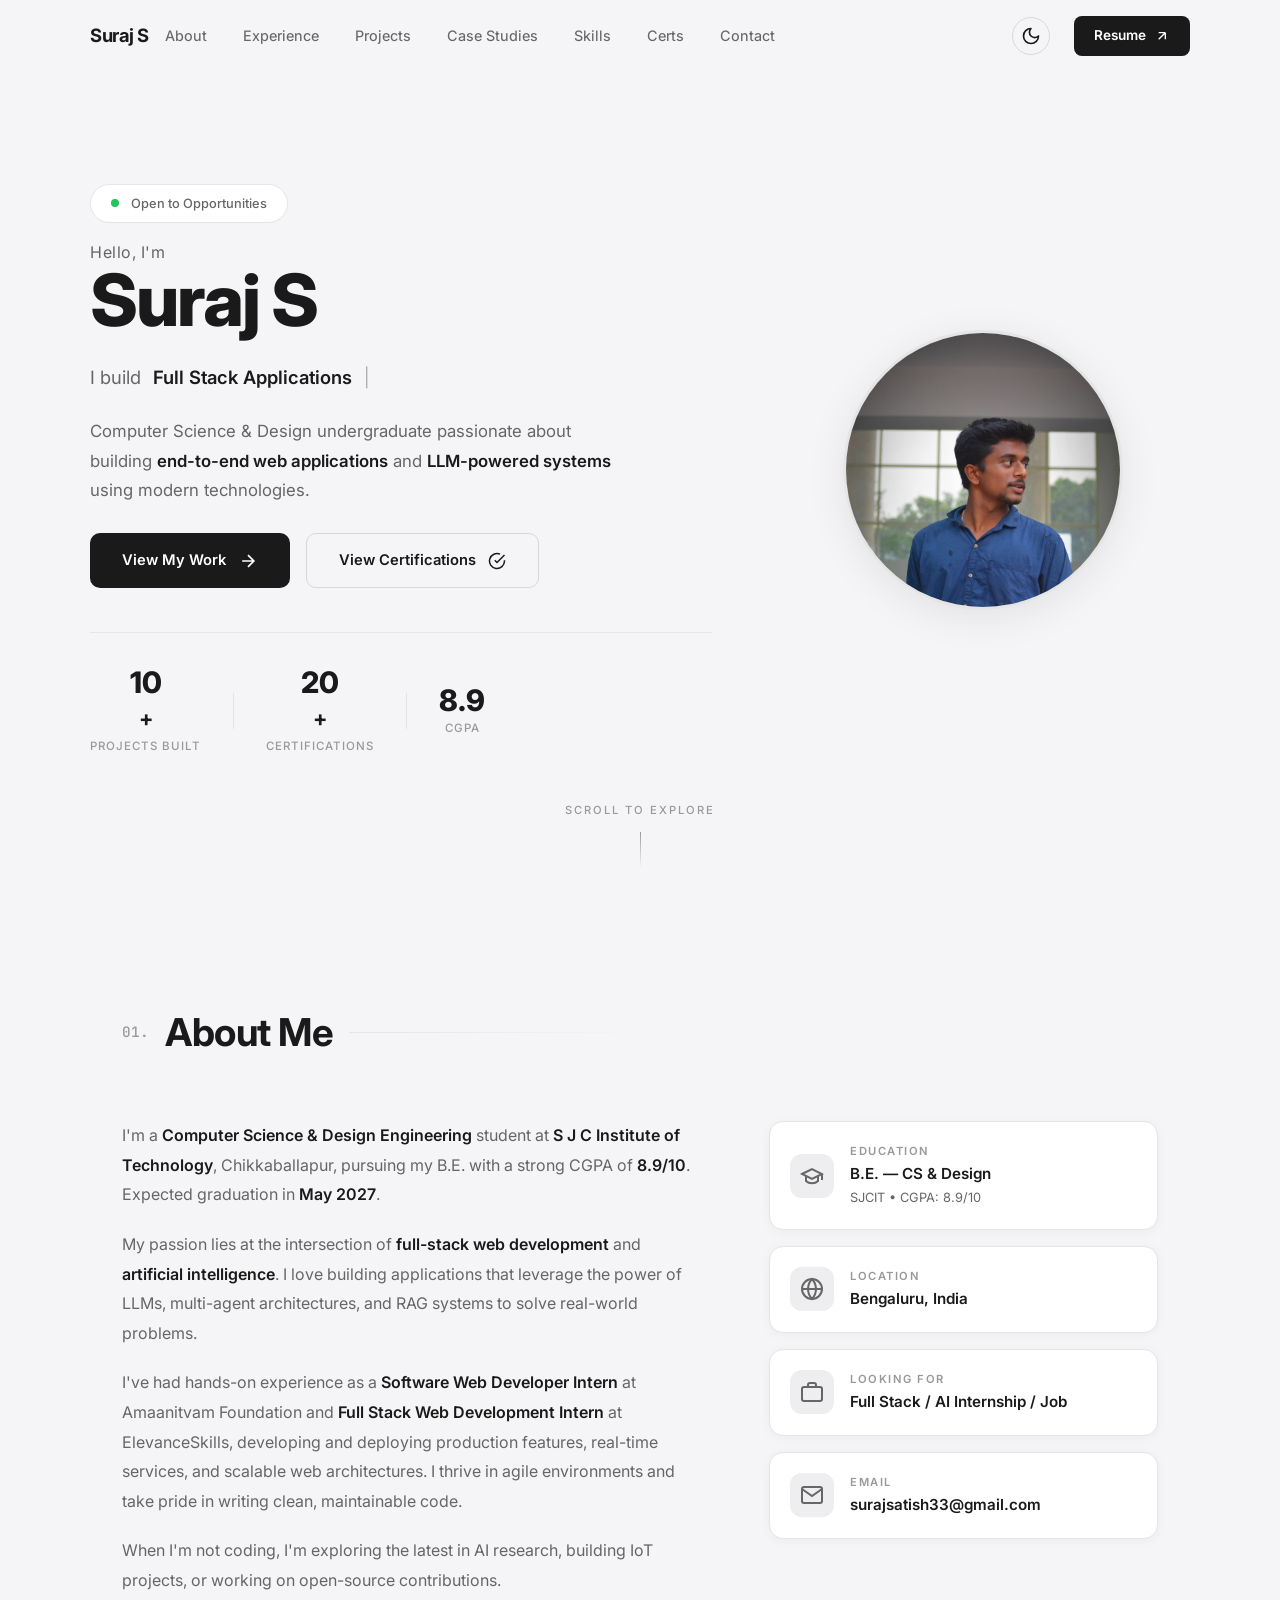
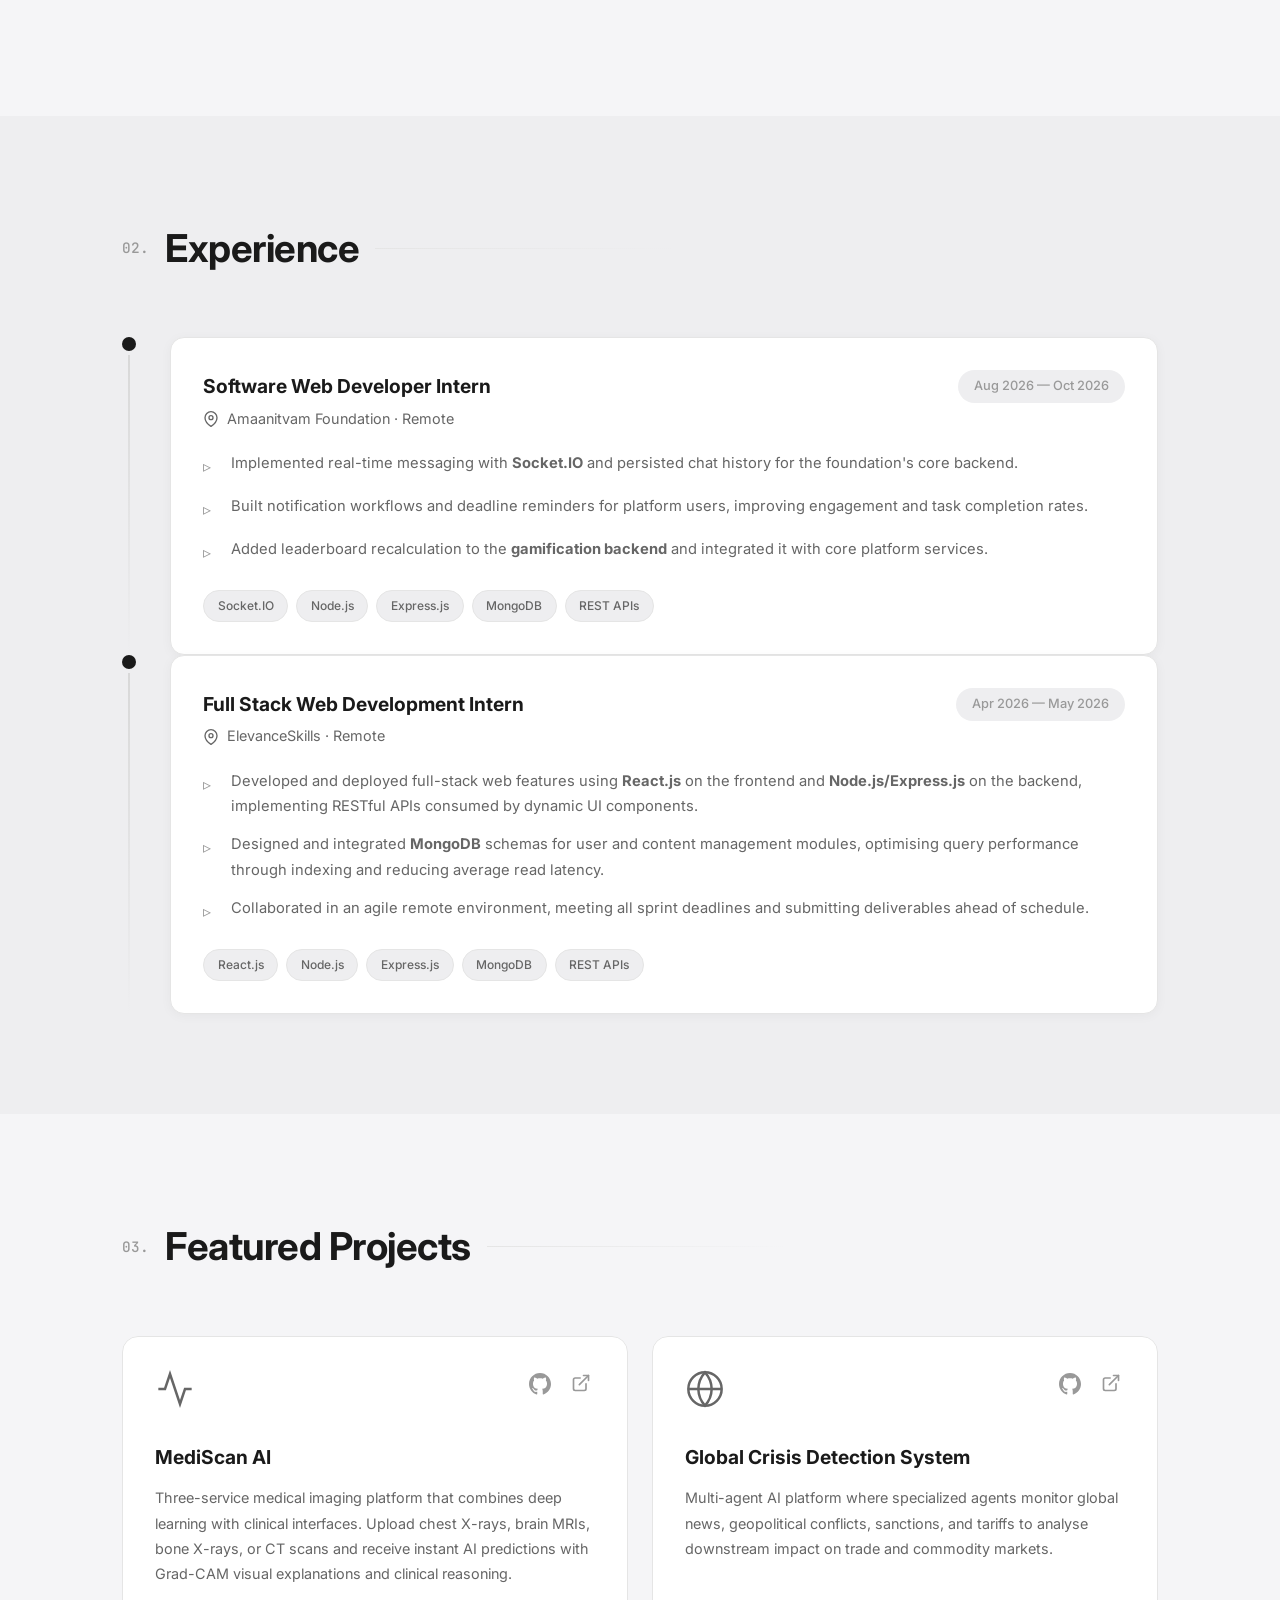
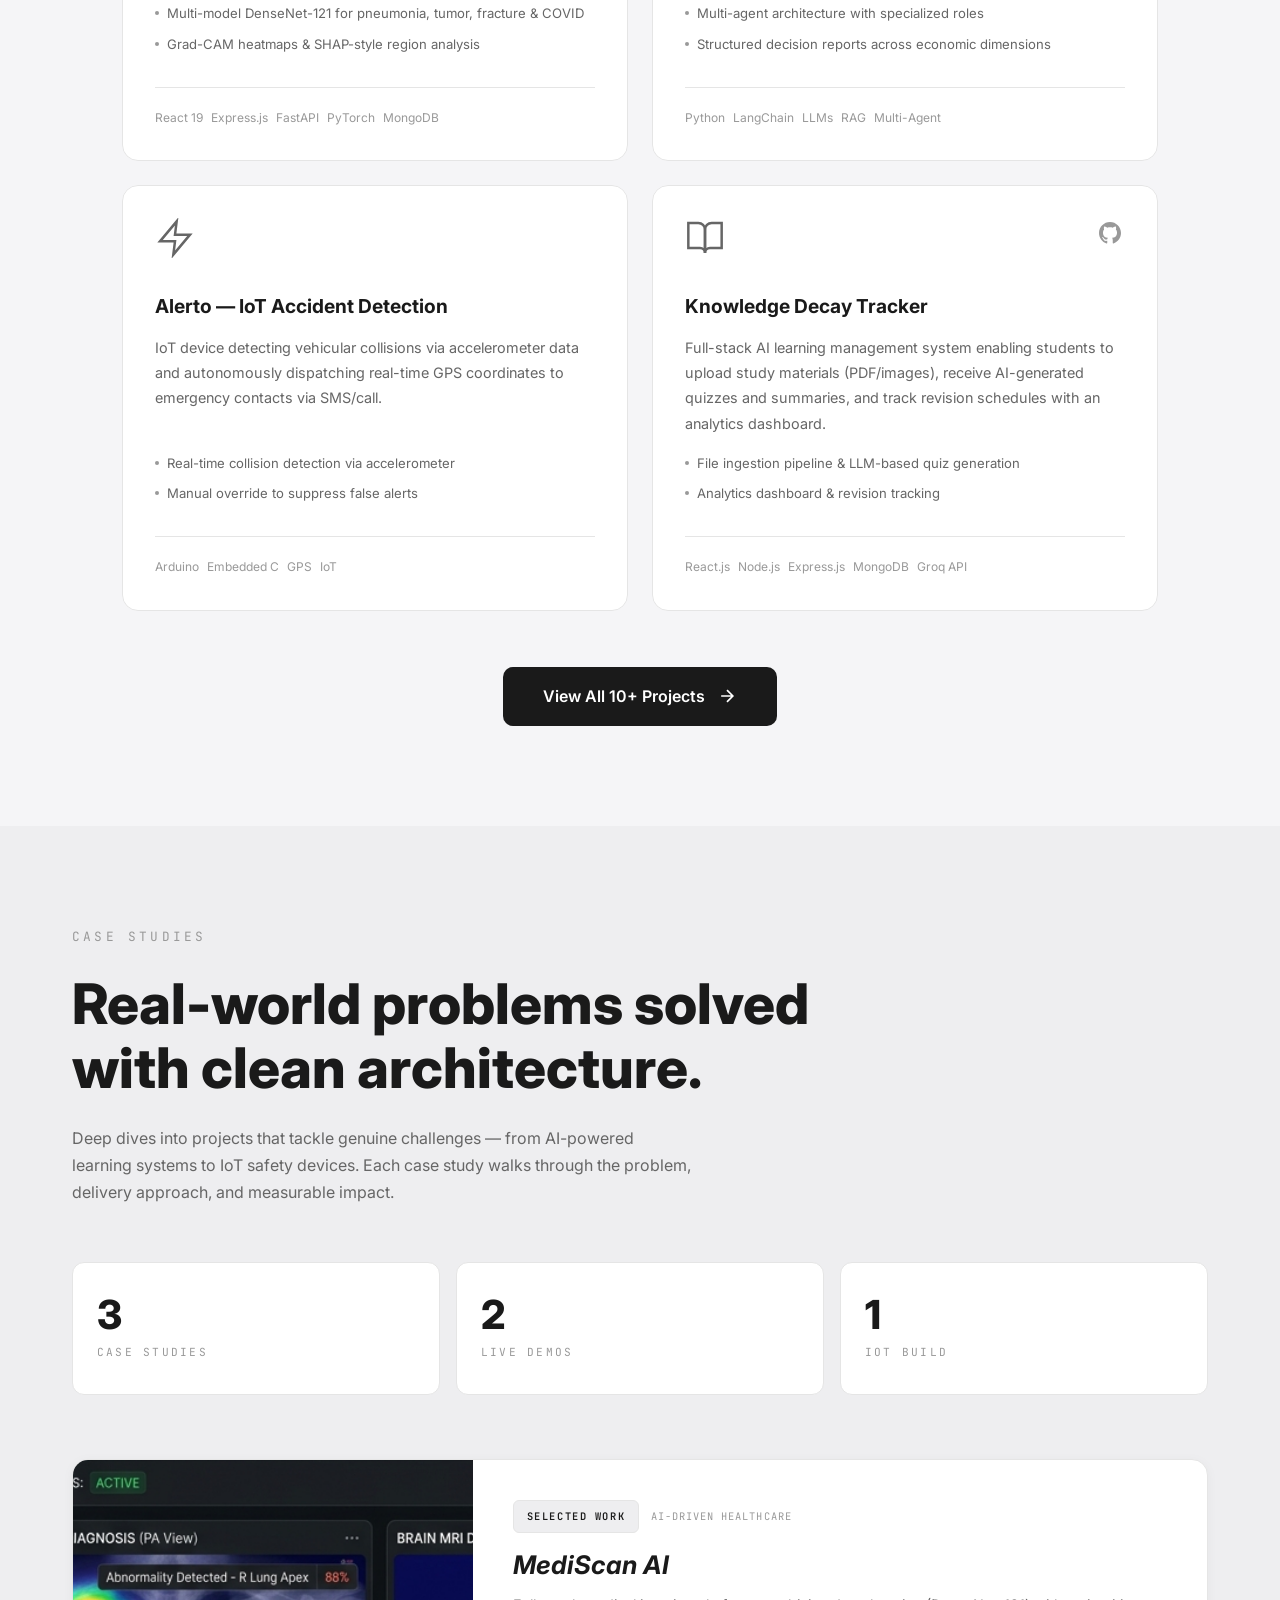
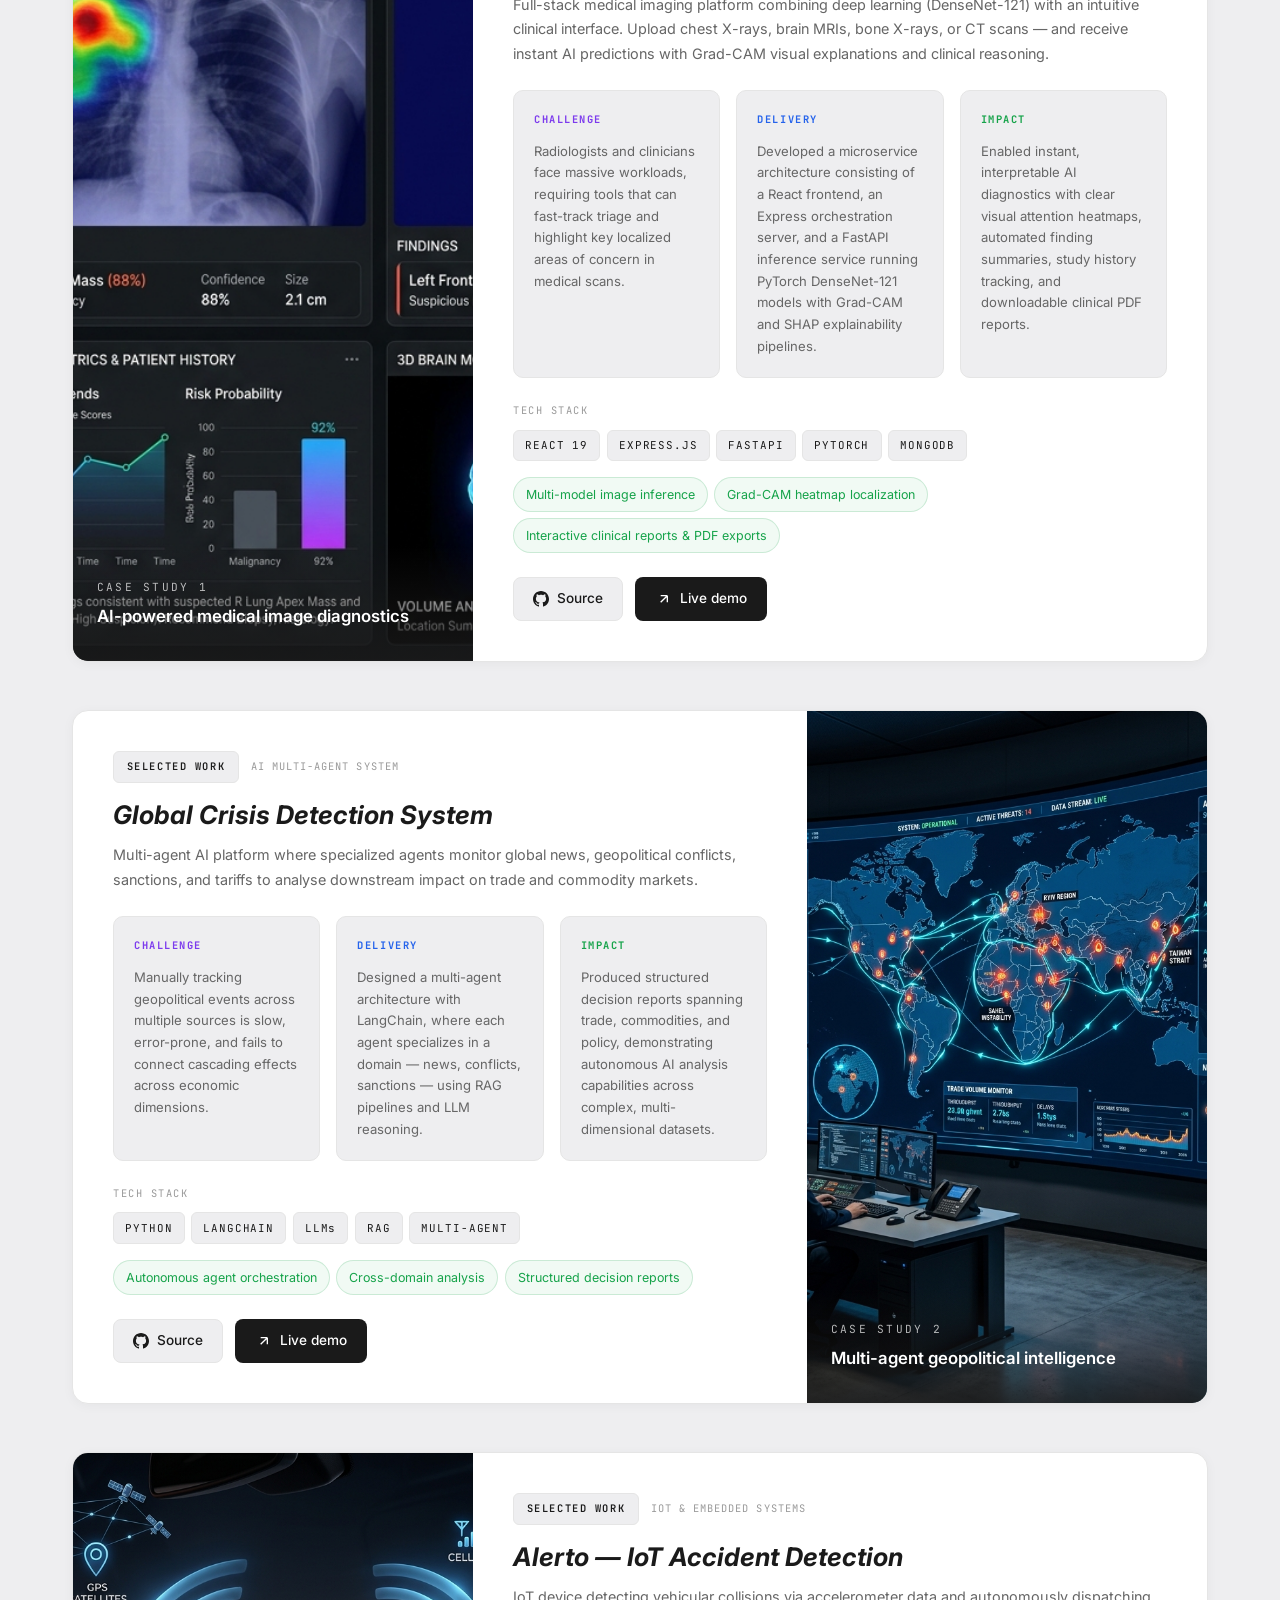
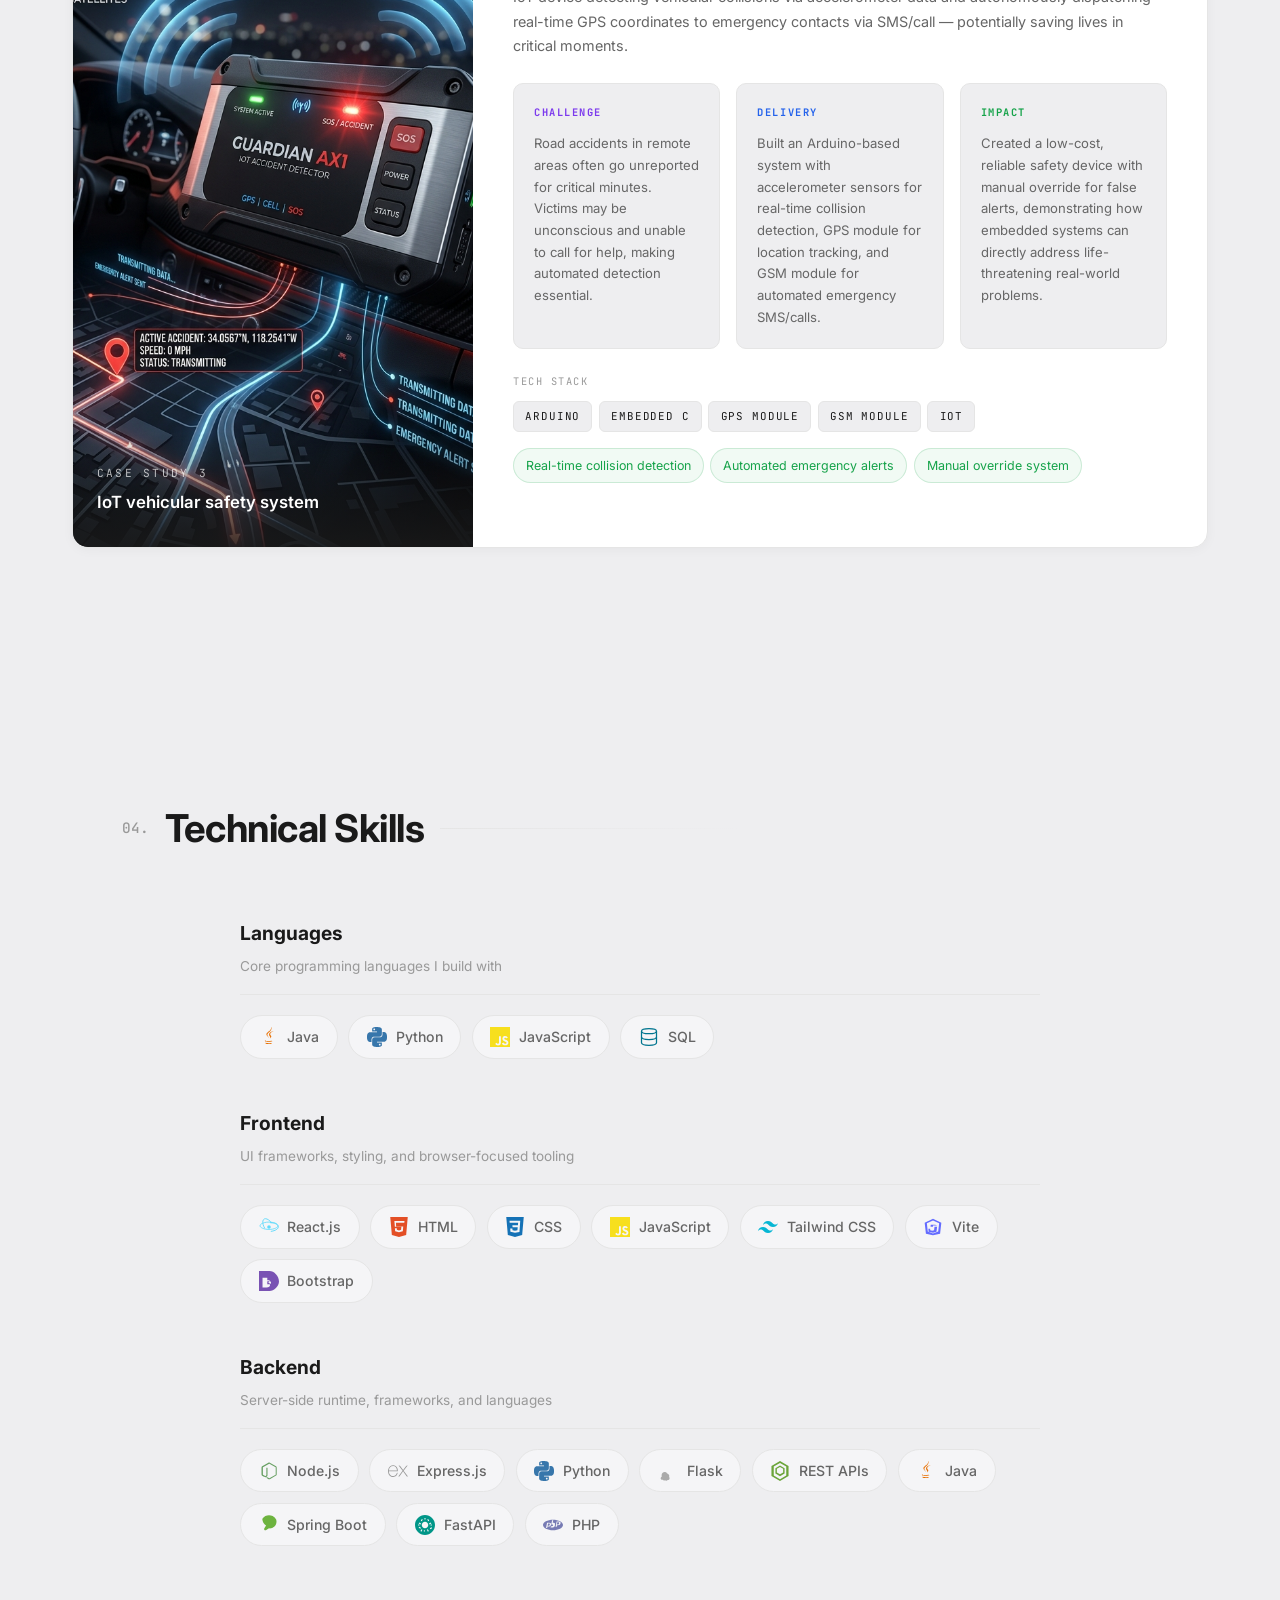
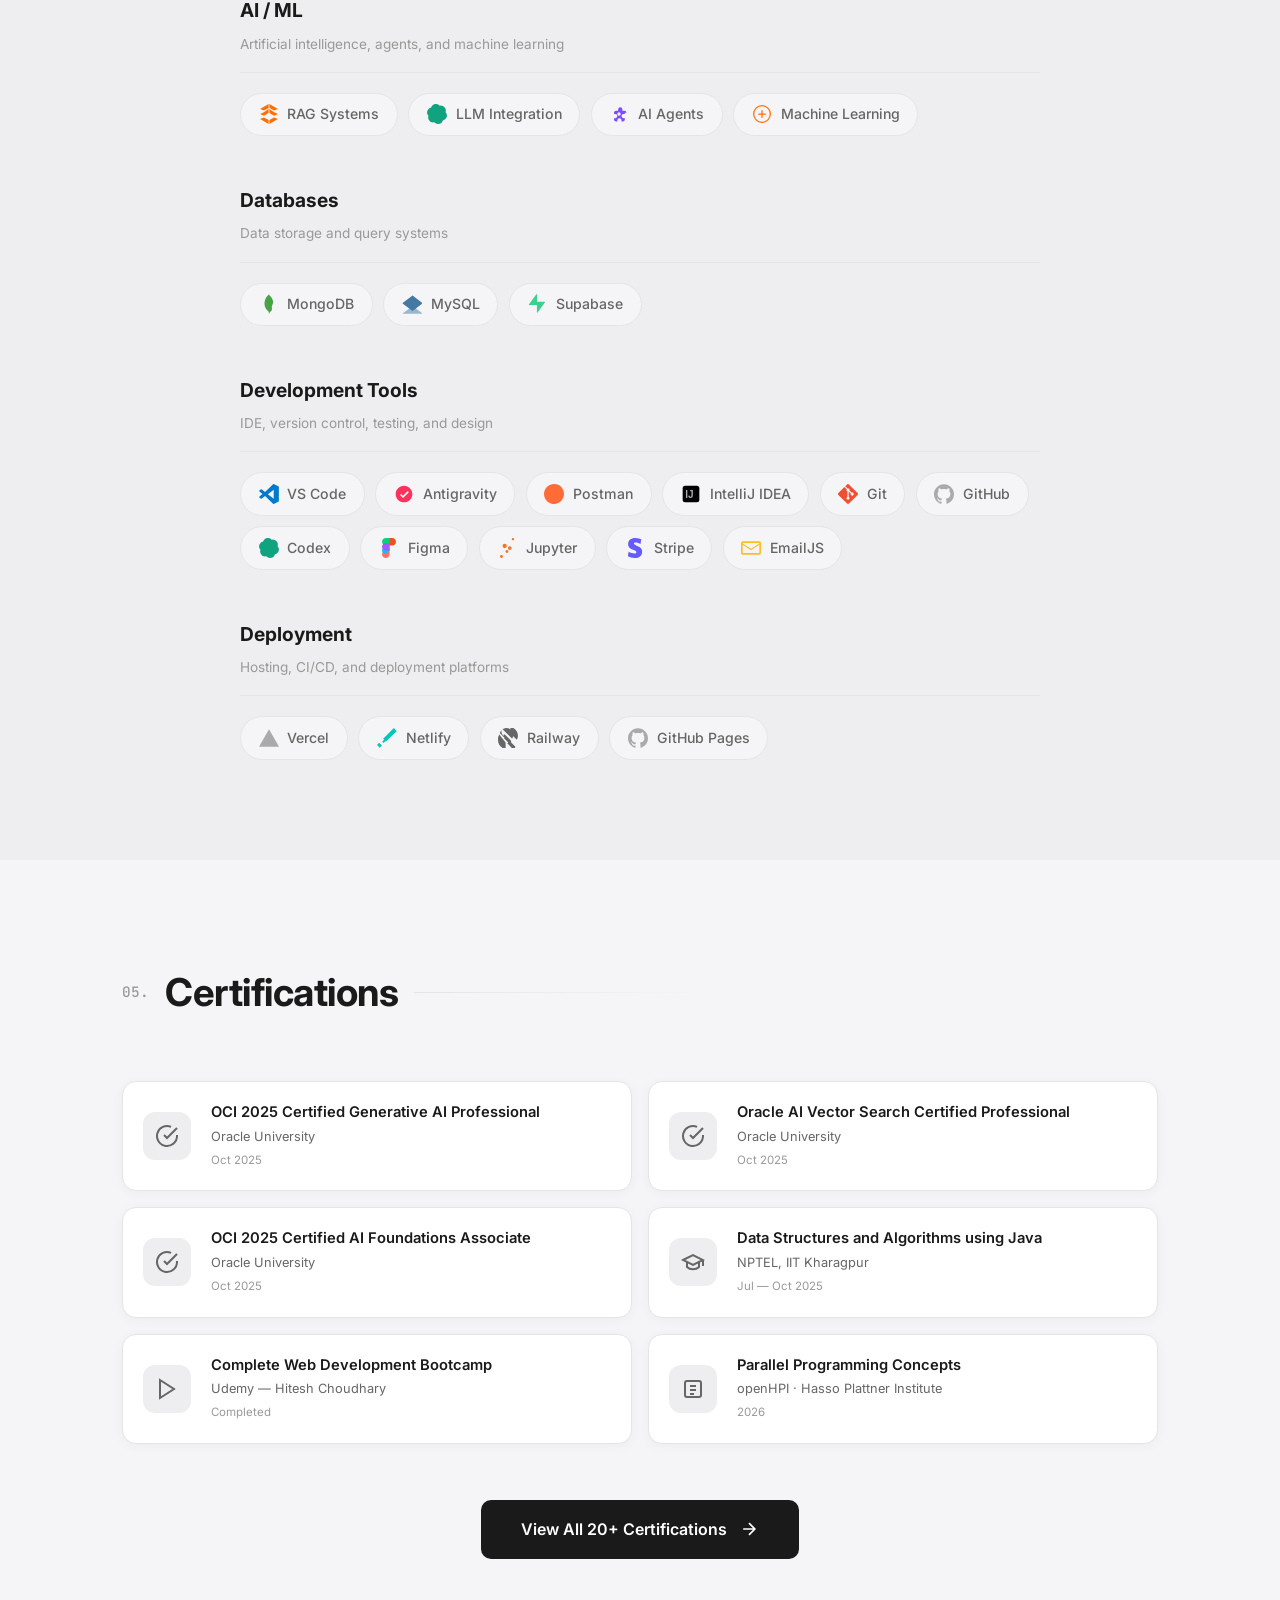
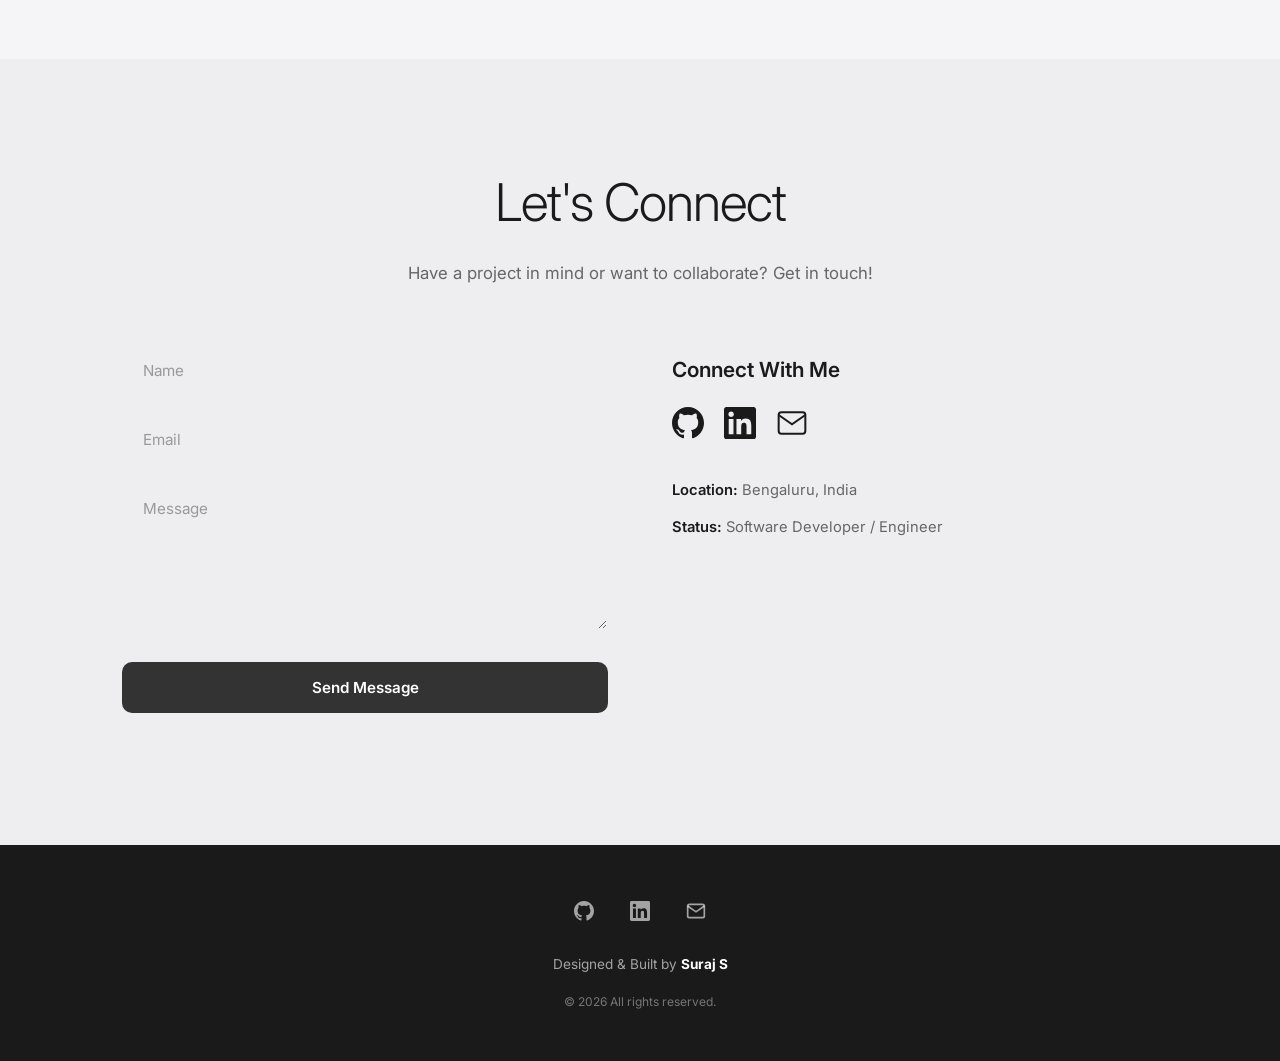
<file: index.html>
<!DOCTYPE html>
<html lang="en">
<head>
    <meta charset="UTF-8">
    <meta name="viewport" content="width=device-width, initial-scale=1.0">
    <title>Suraj S — Full Stack & AI Engineer</title>
    <meta name="description" content="Portfolio of Suraj S — Full Stack Developer & AI Engineer specializing in React.js, Node.js, MongoDB, and LLM-powered systems. Based in Bengaluru, India.">
    <meta name="keywords" content="Suraj S, Full Stack Developer, AI Engineer, React.js, Node.js, Portfolio, Bengaluru">
    <meta name="author" content="Suraj S">
    <link rel="preconnect" href="https://fonts.googleapis.com">
    <link rel="preconnect" href="https://fonts.gstatic.com" crossorigin>
    <link href="https://fonts.googleapis.com/css2?family=Inter:wght@300;400;500;600;700;800;900&family=JetBrains+Mono:wght@400;500;600&display=swap" rel="stylesheet">
    <link rel="stylesheet" href="styles.css">
    <script src="theme.js"></script>
</head>
<body>
    <!-- Navigation -->
    <nav class="navbar" id="navbar">
        <div class="nav-container">
            <a href="#hero" class="nav-logo">Suraj S</a>
            <div class="nav-links" id="navLinks">
                <a href="#about" class="nav-link" data-text="About">About</a>
                <a href="#experience" class="nav-link" data-text="Experience">Experience</a>
                <a href="projects.html" class="nav-link" data-text="Projects">Projects</a>
                <a href="#case-studies" class="nav-link" data-text="Case Studies">Case Studies</a>
                <a href="#skills" class="nav-link" data-text="Skills">Skills</a>
                <a href="certifications.html" class="nav-link" data-text="Certs">Certs</a>
                <a href="#contact" class="nav-link" data-text="Contact">Contact</a>
            </div>
            <button class="theme-toggle" id="themeToggle" aria-label="Toggle theme">
                <svg class="sun-icon" width="20" height="20" viewBox="0 0 24 24" fill="none" stroke="currentColor" stroke-width="2" stroke-linecap="round" stroke-linejoin="round">
                    <circle cx="12" cy="12" r="4"></circle>
                    <path d="M12 2v2M12 20v2M4.93 4.93l1.41 1.41M17.66 17.66l1.41 1.41M2 12h2M20 12h2M6.34 17.66l-1.41 1.41M19.07 4.93l-1.41 1.41"></path>
                </svg>
                <svg class="moon-icon" width="20" height="20" viewBox="0 0 24 24" fill="none" stroke="currentColor" stroke-width="2" stroke-linecap="round" stroke-linejoin="round">
                    <path d="M12 3a6 6 0 0 0 9 9 9 9 0 1 1-9-9Z"></path>
                </svg>
            </button>
            <a href="uploads/Suraj_Resume.pdf" target="_blank" class="nav-resume-btn">
                <span>Resume</span>
                <svg width="16" height="16" viewBox="0 0 24 24" fill="none" stroke="currentColor" stroke-width="2"><path d="M7 17L17 7M17 7H7M17 7V17"/></svg>
            </a>
            <button class="mobile-toggle" id="mobileToggle" aria-label="Toggle menu">
                <span></span><span></span><span></span>
            </button>
        </div>
    </nav>

    <!-- Hero Section -->
    <section class="hero" id="hero">
        <div class="hero-container">
            <div class="hero-content">
                <div class="hero-badge animate-on-scroll">
                    <span class="badge-dot"></span>
                    Open to Opportunities
                </div>
                <h1 class="hero-title animate-on-scroll">
                    <span class="hero-greeting">Hello, I'm</span>
                    <span class="hero-name">Suraj S</span>
                </h1>
                <div class="hero-roles animate-on-scroll">
                    <span class="role-prefix">I build</span>
                    <span class="typewriter" id="typewriter"></span>
                    <span class="typewriter-cursor">|</span>
                </div>
                <p class="hero-description animate-on-scroll">
                    Computer Science & Design undergraduate passionate about building 
                    <span class="highlight">end-to-end web applications</span> and 
                    <span class="highlight">LLM-powered systems</span> using modern technologies.
                </p>
                <div class="hero-cta animate-on-scroll">
                    <a href="projects.html" class="btn-primary">
                        <span>View My Work</span>
                        <svg width="20" height="20" viewBox="0 0 24 24" fill="none" stroke="currentColor" stroke-width="2"><path d="M5 12h14M12 5l7 7-7 7"/></svg>
                    </a>
                    <a href="certifications.html" class="btn-secondary">
                        <span>View Certifications</span>
                        <svg width="18" height="18" viewBox="0 0 24 24" fill="none" stroke="currentColor" stroke-width="2"><path d="M22 11.08V12a10 10 0 1 1-5.93-9.14"/><polyline points="22 4 12 14.01 9 11.01"/></svg>
                    </a>
                </div>
                <div class="hero-stats animate-on-scroll">
                    <div class="stat-item">
                        <span class="stat-number" data-count="10">0</span><span class="stat-plus">+</span>
                        <span class="stat-label">Projects Built</span>
                    </div>
                    <div class="stat-divider"></div>
                    <div class="stat-item">
                        <span class="stat-number" data-count="20">0</span><span class="stat-plus">+</span>
                        <span class="stat-label">Certifications</span>
                    </div>
                    <div class="stat-divider"></div>
                    <div class="stat-item">
                        <span class="stat-number" data-count="8.9">0</span>
                        <span class="stat-label">CGPA</span>
                    </div>
                </div>
            </div>
            <div class="hero-visual animate-on-scroll">
                <div class="profile-card">
                    <img src="uploads/IMG_20250202_002647.jpg" alt="Suraj S — Full Stack & AI Engineer" class="profile-image" loading="eager">
                </div>
            </div>
        </div>
        <div class="scroll-indicator">
            <span>Scroll to explore</span>
            <div class="scroll-line"></div>
        </div>
    </section>

    <!-- About Section -->
    <section class="section" id="about">
        <div class="section-container">
            <div class="section-header animate-on-scroll">
                <span class="section-number">01.</span>
                <h2 class="section-title">About Me</h2>
                <div class="section-line"></div>
            </div>
            <div class="about-grid">
                <div class="about-text animate-on-scroll">
                    <p>I'm a <strong>Computer Science & Design Engineering</strong> student at <strong>S J C Institute of Technology</strong>, Chikkaballapur, pursuing my B.E. with a strong CGPA of <strong>8.9/10</strong>. Expected graduation in <strong>May 2027</strong>.</p>
                    <p>My passion lies at the intersection of <strong>full-stack web development</strong> and <strong>artificial intelligence</strong>. I love building applications that leverage the power of LLMs, multi-agent architectures, and RAG systems to solve real-world problems.</p>
                    <p>I've had hands-on experience as a <strong>Software Web Developer Intern</strong> at Amaanitvam Foundation and <strong>Full Stack Web Development Intern</strong> at ElevanceSkills, developing and deploying production features, real-time services, and scalable web architectures. I thrive in agile environments and take pride in writing clean, maintainable code.</p>
                    <p>When I'm not coding, I'm exploring the latest in AI research, building IoT projects, or working on open-source contributions.</p>
                </div>
                <div class="about-details animate-on-scroll">
                    <div class="detail-card">
                        <div class="detail-icon">
                            <svg width="24" height="24" viewBox="0 0 24 24" fill="none" stroke="currentColor" stroke-width="2"><path d="M22 10v6M2 10l10-5 10 5-10 5z"/><path d="M6 12v5c3 3 9 3 12 0v-5"/></svg>
                        </div>
                        <div class="detail-info">
                            <span class="detail-label">Education</span>
                            <span class="detail-value">B.E. — CS & Design</span>
                            <span class="detail-sub">SJCIT • CGPA: 8.9/10</span>
                        </div>
                    </div>
                    <div class="detail-card">
                        <div class="detail-icon">
                            <svg width="24" height="24" viewBox="0 0 24 24" fill="none" stroke="currentColor" stroke-width="2"><circle cx="12" cy="12" r="10"/><path d="M2 12h20M12 2a15.3 15.3 0 0 1 4 10 15.3 15.3 0 0 1-4 10 15.3 15.3 0 0 1-4-10 15.3 15.3 0 0 1 4-10z"/></svg>
                        </div>
                        <div class="detail-info">
                            <span class="detail-label">Location</span>
                            <span class="detail-value">Bengaluru, India</span>
                        </div>
                    </div>
                    <div class="detail-card">
                        <div class="detail-icon">
                            <svg width="24" height="24" viewBox="0 0 24 24" fill="none" stroke="currentColor" stroke-width="2"><rect x="2" y="7" width="20" height="14" rx="2"/><path d="M16 7V5a2 2 0 0 0-2-2h-4a2 2 0 0 0-2 2v2"/></svg>
                        </div>
                        <div class="detail-info">
                            <span class="detail-label">Looking For</span>
                            <span class="detail-value">Full Stack / AI Internship / Job</span>
                        </div>
                    </div>
                    <div class="detail-card">
                        <div class="detail-icon">
                            <svg width="24" height="24" viewBox="0 0 24 24" fill="none" stroke="currentColor" stroke-width="2"><path d="M4 4h16c1.1 0 2 .9 2 2v12c0 1.1-.9 2-2 2H4c-1.1 0-2-.9-2-2V6c0-1.1.9-2 2-2z"/><path d="M22 6l-10 7L2 6"/></svg>
                        </div>
                        <div class="detail-info">
                            <span class="detail-label">Email</span>
                            <span class="detail-value">surajsatish33@gmail.com</span>
                        </div>
                    </div>
                </div>
            </div>
        </div>
    </section>

    <!-- Experience Section -->
    <section class="section section-alt" id="experience">
        <div class="section-container">
            <div class="section-header animate-on-scroll">
                <span class="section-number">02.</span>
                <h2 class="section-title">Experience</h2>
                <div class="section-line"></div>
            </div>
            <div class="timeline">
                <div class="timeline-item animate-on-scroll">
                    <div class="timeline-marker">
                        <div class="timeline-dot"></div>
                        <div class="timeline-line-connector"></div>
                    </div>
                    <div class="timeline-content glass-card">
                        <div class="timeline-header">
                            <div>
                                <h3 class="timeline-role">Software Web Developer Intern</h3>
                                <p class="timeline-company">
                                    <svg width="16" height="16" viewBox="0 0 24 24" fill="none" stroke="currentColor" stroke-width="2"><path d="M21 10c0 7-9 13-9 13s-9-6-9-13a9 9 0 0 1 18 0z"/><circle cx="12" cy="10" r="3"/></svg>
                                    Amaanitvam Foundation · Remote
                                </p>
                            </div>
                            <span class="timeline-date">Aug 2026 — Oct 2026</span>
                        </div>
                        <ul class="timeline-details">
                            <li>
                                <span class="detail-arrow">▹</span>
                                <span>Implemented real-time messaging with <strong>Socket.IO</strong> and persisted chat history for the foundation's core backend.</span>
                            </li>
                            <li>
                                <span class="detail-arrow">▹</span>
                                <span>Built notification workflows and deadline reminders for platform users, improving engagement and task completion rates.</span>
                            </li>
                            <li>
                                <span class="detail-arrow">▹</span>
                                <span>Added leaderboard recalculation to the <strong>gamification backend</strong> and integrated it with core platform services.</span>
                            </li>
                        </ul>
                        <div class="timeline-tags">
                            <span class="tag">Socket.IO</span>
                            <span class="tag">Node.js</span>
                            <span class="tag">Express.js</span>
                            <span class="tag">MongoDB</span>
                            <span class="tag">REST APIs</span>
                        </div>
                    </div>
                </div>

                <div class="timeline-item animate-on-scroll">
                    <div class="timeline-marker">
                        <div class="timeline-dot"></div>
                        <div class="timeline-line-connector"></div>
                    </div>
                    <div class="timeline-content glass-card">
                        <div class="timeline-header">
                            <div>
                                <h3 class="timeline-role">Full Stack Web Development Intern</h3>
                                <p class="timeline-company">
                                    <svg width="16" height="16" viewBox="0 0 24 24" fill="none" stroke="currentColor" stroke-width="2"><path d="M21 10c0 7-9 13-9 13s-9-6-9-13a9 9 0 0 1 18 0z"/><circle cx="12" cy="10" r="3"/></svg>
                                    ElevanceSkills · Remote
                                </p>
                            </div>
                            <span class="timeline-date">Apr 2026 — May 2026</span>
                        </div>
                        <ul class="timeline-details">
                            <li>
                                <span class="detail-arrow">▹</span>
                                <span>Developed and deployed full-stack web features using <strong>React.js</strong> on the frontend and <strong>Node.js/Express.js</strong> on the backend, implementing RESTful APIs consumed by dynamic UI components.</span>
                            </li>
                            <li>
                                <span class="detail-arrow">▹</span>
                                <span>Designed and integrated <strong>MongoDB</strong> schemas for user and content management modules, optimising query performance through indexing and reducing average read latency.</span>
                            </li>
                            <li>
                                <span class="detail-arrow">▹</span>
                                <span>Collaborated in an agile remote environment, meeting all sprint deadlines and submitting deliverables ahead of schedule.</span>
                            </li>
                        </ul>
                        <div class="timeline-tags">
                            <span class="tag">React.js</span>
                            <span class="tag">Node.js</span>
                            <span class="tag">Express.js</span>
                            <span class="tag">MongoDB</span>
                            <span class="tag">REST APIs</span>
                        </div>
                    </div>
                </div>
            </div>
        </div>
    </section>

    <!-- Projects Section -->
    <section class="section" id="projects">
        <div class="section-container">
            <div class="section-header animate-on-scroll">
                <span class="section-number">03.</span>
                <h2 class="section-title">Featured Projects</h2>
                <div class="section-line"></div>
            </div>
            <div class="projects-grid">
                <!-- Project 1 -->
                <div class="project-card animate-on-scroll" data-tilt>
                    <div class="project-card-inner">
                        <div class="project-card-header">
                            <div class="project-icon">
                                <svg width="40" height="40" viewBox="0 0 24 24" fill="none" stroke="currentColor" stroke-width="1.5"><path d="M22 12h-4l-3 9L9 3l-3 9H2"/></svg>
                            </div>
                            <div class="project-links">
                                <a href="https://github.com/Suraj190805/MediScan" target="_blank" rel="noopener" class="project-link" title="View on GitHub">
                                    <svg width="22" height="22" viewBox="0 0 24 24" fill="currentColor"><path d="M12 0c-6.626 0-12 5.373-12 12 0 5.302 3.438 9.8 8.207 11.387.599.111.793-.261.793-.577v-2.234c-3.338.726-4.033-1.416-4.033-1.416-.546-1.387-1.333-1.756-1.333-1.756-1.089-.745.083-.729.083-.729 1.205.084 1.839 1.237 1.839 1.237 1.07 1.834 2.807 1.304 3.492.997.107-.775.418-1.305.762-1.604-2.665-.305-5.467-1.334-5.467-5.931 0-1.311.469-2.381 1.236-3.221-.124-.303-.535-1.524.117-3.176 0 0 1.008-.322 3.301 1.23.957-.266 1.983-.399 3.003-.404 1.02.005 2.047.138 3.006.404 2.291-1.552 3.297-1.23 3.297-1.23.653 1.653.242 2.874.118 3.176.77.84 1.235 1.911 1.235 3.221 0 4.609-2.807 5.624-5.479 5.921.43.372.823 1.102.823 2.222v3.293c0 .319.192.694.801.576 4.765-1.589 8.199-6.086 8.199-11.386 0-6.627-5.373-12-12-12z"/></svg>
                                </a>
                                <a href="https://medi-scan-wine.vercel.app/" target="_blank" rel="noopener" class="project-link" title="Live Demo">
                                    <svg width="20" height="20" viewBox="0 0 24 24" fill="none" stroke="currentColor" stroke-width="2" stroke-linecap="round" stroke-linejoin="round"><path d="M18 13v6a2 2 0 0 1-2 2H5a2 2 0 0 1-2-2V8a2 2 0 0 1 2-2h6"></path><polyline points="15 3 21 3 21 9"></polyline><line x1="10" y1="14" x2="21" y2="3"></line></svg>
                                </a>
                            </div>
                        </div>
                        <h3 class="project-title">MediScan AI</h3>
                        <p class="project-description">
                            Three-service medical imaging platform that combines deep learning with clinical interfaces. Upload chest X-rays, brain MRIs, bone X-rays, or CT scans and receive instant AI predictions with Grad-CAM visual explanations and clinical reasoning.
                        </p>
                        <div class="project-features">
                            <span class="feature-dot"></span>
                            Multi-model DenseNet-121 for pneumonia, tumor, fracture & COVID
                        </div>
                        <div class="project-features">
                            <span class="feature-dot"></span>
                            Grad-CAM heatmaps & SHAP-style region analysis
                        </div>
                        <div class="project-tech">
                            <span>React 19</span>
                            <span>Express.js</span>
                            <span>FastAPI</span>
                            <span>PyTorch</span>
                            <span>MongoDB</span>
                        </div>
                    </div>
                    <div class="project-card-glow"></div>
                </div>

                <!-- Project 2 -->
                <div class="project-card animate-on-scroll" data-tilt>
                    <div class="project-card-inner">
                        <div class="project-card-header">
                            <div class="project-icon">
                                <svg width="40" height="40" viewBox="0 0 24 24" fill="none" stroke="currentColor" stroke-width="1.5"><circle cx="12" cy="12" r="10"/><path d="M2 12h20M12 2a15.3 15.3 0 0 1 4 10 15.3 15.3 0 0 1-4 10 15.3 15.3 0 0 1-4-10 15.3 15.3 0 0 1 4-10z"/></svg>
                            </div>
                            <div class="project-links">
                                <a href="https://github.com/Suraj190805/crisis-decision-system" target="_blank" rel="noopener" class="project-link" title="View on GitHub">
                                    <svg width="22" height="22" viewBox="0 0 24 24" fill="currentColor"><path d="M12 0c-6.626 0-12 5.373-12 12 0 5.302 3.438 9.8 8.207 11.387.599.111.793-.261.793-.577v-2.234c-3.338.726-4.033-1.416-4.033-1.416-.546-1.387-1.333-1.756-1.333-1.756-1.089-.745.083-.729.083-.729 1.205.084 1.839 1.237 1.839 1.237 1.07 1.834 2.807 1.304 3.492.997.107-.775.418-1.305.762-1.604-2.665-.305-5.467-1.334-5.467-5.931 0-1.311.469-2.381 1.236-3.221-.124-.303-.535-1.524.117-3.176 0 0 1.008-.322 3.301 1.23.957-.266 1.983-.399 3.003-.404 1.02.005 2.047.138 3.006.404 2.291-1.552 3.297-1.23 3.297-1.23.653 1.653.242 2.874.118 3.176.77.84 1.235 1.911 1.235 3.221 0 4.609-2.807 5.624-5.479 5.921.43.372.823 1.102.823 2.222v3.293c0 .319.192.694.801.576 4.765-1.589 8.199-6.086 8.199-11.386 0-6.627-5.373-12-12-12z"/></svg>
                                </a>
                                <a href="https://crisis-decision-system.vercel.app/" target="_blank" rel="noopener" class="project-link" title="Live Demo">
                                    <svg width="20" height="20" viewBox="0 0 24 24" fill="none" stroke="currentColor" stroke-width="2" stroke-linecap="round" stroke-linejoin="round"><path d="M18 13v6a2 2 0 0 1-2 2H5a2 2 0 0 1-2-2V8a2 2 0 0 1 2-2h6"></path><polyline points="15 3 21 3 21 9"></polyline><line x1="10" y1="14" x2="21" y2="3"></line></svg>
                                </a>
                            </div>
                        </div>
                        <h3 class="project-title">Global Crisis Detection System</h3>
                        <p class="project-description">
                            Multi-agent AI platform where specialized agents monitor global news, geopolitical conflicts, sanctions, and tariffs to analyse downstream impact on trade and commodity markets.
                        </p>
                        <div class="project-features">
                            <span class="feature-dot"></span>
                            Multi-agent architecture with specialized roles
                        </div>
                        <div class="project-features">
                            <span class="feature-dot"></span>
                            Structured decision reports across economic dimensions
                        </div>
                        <div class="project-tech">
                            <span>Python</span>
                            <span>LangChain</span>
                            <span>LLMs</span>
                            <span>RAG</span>
                            <span>Multi-Agent</span>
                        </div>
                    </div>
                    <div class="project-card-glow"></div>
                </div>

                <!-- Project 3 -->
                <div class="project-card animate-on-scroll" data-tilt>
                    <div class="project-card-inner">
                        <div class="project-card-header">
                            <div class="project-icon">
                                <svg width="40" height="40" viewBox="0 0 24 24" fill="none" stroke="currentColor" stroke-width="1.5"><path d="M13 2L3 14h9l-1 8 10-12h-9l1-8z"/></svg>
                            </div>
                            <div class="project-links"></div>
                        </div>
                        <h3 class="project-title">Alerto — IoT Accident Detection</h3>
                        <p class="project-description">
                            IoT device detecting vehicular collisions via accelerometer data and autonomously dispatching real-time GPS coordinates to emergency contacts via SMS/call.
                        </p>
                        <div class="project-features">
                            <span class="feature-dot"></span>
                            Real-time collision detection via accelerometer
                        </div>
                        <div class="project-features">
                            <span class="feature-dot"></span>
                            Manual override to suppress false alerts
                        </div>
                        <div class="project-tech">
                            <span>Arduino</span>
                            <span>Embedded C</span>
                            <span>GPS</span>
                            <span>IoT</span>
                        </div>
                    </div>
                    <div class="project-card-glow"></div>
                </div>

                <!-- Project 4 -->
                <div class="project-card animate-on-scroll" data-tilt>
                    <div class="project-card-inner">
                        <div class="project-card-header">
                            <div class="project-icon">
                                <svg width="40" height="40" viewBox="0 0 24 24" fill="none" stroke="currentColor" stroke-width="1.5"><path d="M2 3h6a4 4 0 0 1 4 4v14a3 3 0 0 0-3-3H2z"/><path d="M22 3h-6a4 4 0 0 0-4 4v14a3 3 0 0 1 3-3h7z"/></svg>
                            </div>
                            <div class="project-links">
                                <a href="https://github.com/Suraj190805/knowledge-decay-tracker" target="_blank" rel="noopener" class="project-link" title="View on GitHub">
                                    <svg width="22" height="22" viewBox="0 0 24 24" fill="currentColor"><path d="M12 0c-6.626 0-12 5.373-12 12 0 5.302 3.438 9.8 8.207 11.387.599.111.793-.261.793-.577v-2.234c-3.338.726-4.033-1.416-4.033-1.416-.546-1.387-1.333-1.756-1.333-1.756-1.089-.745.083-.729.083-.729 1.205.084 1.839 1.237 1.839 1.237 1.07 1.834 2.807 1.304 3.492.997.107-.775.418-1.305.762-1.604-2.665-.305-5.467-1.334-5.467-5.931 0-1.311.469-2.381 1.236-3.221-.124-.303-.535-1.524.117-3.176 0 0 1.008-.322 3.301 1.23.957-.266 1.983-.399 3.003-.404 1.02.005 2.047.138 3.006.404 2.291-1.552 3.297-1.23 3.297-1.23.653 1.653.242 2.874.118 3.176.77.84 1.235 1.911 1.235 3.221 0 4.609-2.807 5.624-5.479 5.921.43.372.823 1.102.823 2.222v3.293c0 .319.192.694.801.576 4.765-1.589 8.199-6.086 8.199-11.386 0-6.627-5.373-12-12-12z"/></svg>
                                </a>
                            </div>
                        </div>
                        <h3 class="project-title">Knowledge Decay Tracker</h3>
                        <p class="project-description">
                            Full-stack AI learning management system enabling students to upload study materials (PDF/images), receive AI-generated quizzes and summaries, and track revision schedules with an analytics dashboard.
                        </p>
                        <div class="project-features">
                            <span class="feature-dot"></span>
                            File ingestion pipeline & LLM-based quiz generation
                        </div>
                        <div class="project-features">
                            <span class="feature-dot"></span>
                            Analytics dashboard & revision tracking
                        </div>
                        <div class="project-tech">
                            <span>React.js</span>
                            <span>Node.js</span>
                            <span>Express.js</span>
                            <span>MongoDB</span>
                            <span>Groq API</span>
                        </div>
                    </div>
                    <div class="project-card-glow"></div>
                </div>
            </div>
            <div class="certs-view-all animate-on-scroll" style="margin-top: 2.5rem;">
                <a href="projects.html" class="btn-primary btn-large">
                    <span>View All 10+ Projects</span>
                    <svg width="20" height="20" viewBox="0 0 24 24" fill="none" stroke="currentColor" stroke-width="2"><path d="M5 12h14M12 5l7 7-7 7"/></svg>
                </a>
            </div>
        </div>
    </section>

    <!-- Case Studies Section -->
    <section class="section case-studies-section" id="case-studies">
        <div class="section-container">
            <!-- Case Studies Hero -->
            <div class="cs-hero animate-on-scroll">
                <span class="cs-label">CASE STUDIES</span>
                <h2 class="cs-heading">Real-world problems solved<br>with clean architecture.</h2>
                <p class="cs-subtext">
                    Deep dives into projects that tackle genuine challenges — from AI-powered learning systems
                    to IoT safety devices. Each case study walks through the problem, delivery approach, and measurable impact.
                </p>
            </div>

            <!-- Stats Row -->
            <div class="cs-stats animate-on-scroll">
                <div class="cs-stat">
                    <span class="cs-stat-number">3</span>
                    <span class="cs-stat-label">CASE STUDIES</span>
                </div>
                <div class="cs-stat">
                    <span class="cs-stat-number">2</span>
                    <span class="cs-stat-label">LIVE DEMOS</span>
                </div>
                <div class="cs-stat">
                    <span class="cs-stat-number">1</span>
                    <span class="cs-stat-label">IOT BUILD</span>
                </div>
            </div>

            <!-- Case Study 1 -->
            <div class="cs-card animate-on-scroll">
                <div class="cs-card-image">
                    <img src="uploads/case-study-mediscan.png" alt="MediScan AI" class="cs-card-img" loading="lazy">
                    <div class="cs-card-image-overlay">
                        <span class="cs-study-number">CASE STUDY 1</span>
                        <h4 class="cs-study-name">AI-powered medical image diagnostics</h4>
                    </div>
                </div>
                <div class="cs-card-content">
                    <div class="cs-card-badges">
                        <span class="cs-badge-selected">SELECTED WORK</span>
                        <span class="cs-badge-category">AI-DRIVEN HEALTHCARE</span>
                    </div>
                    <h3 class="cs-card-title">MediScan AI</h3>
                    <p class="cs-card-desc">
                        Full-stack medical imaging platform combining deep learning (DenseNet-121) with an intuitive clinical interface. Upload chest X-rays, brain MRIs, bone X-rays, or CT scans — and receive instant AI predictions with Grad-CAM visual explanations and clinical reasoning.
                    </p>

                    <div class="cs-pillars">
                        <div class="cs-pillar">
                            <span class="cs-pillar-label cs-challenge">CHALLENGE</span>
                            <p>Radiologists and clinicians face massive workloads, requiring tools that can fast-track triage and highlight key localized areas of concern in medical scans.</p>
                        </div>
                        <div class="cs-pillar">
                            <span class="cs-pillar-label cs-delivery">DELIVERY</span>
                            <p>Developed a microservice architecture consisting of a React frontend, an Express orchestration server, and a FastAPI inference service running PyTorch DenseNet-121 models with Grad-CAM and SHAP explainability pipelines.</p>
                        </div>
                        <div class="cs-pillar">
                            <span class="cs-pillar-label cs-impact">IMPACT</span>
                            <p>Enabled instant, interpretable AI diagnostics with clear visual attention heatmaps, automated finding summaries, study history tracking, and downloadable clinical PDF reports.</p>
                        </div>
                    </div>

                    <div class="cs-tech-section">
                        <span class="cs-tech-label">TECH STACK</span>
                        <div class="cs-tech-tags">
                            <span>REACT 19</span>
                            <span>EXPRESS.JS</span>
                            <span>FASTAPI</span>
                            <span>PYTORCH</span>
                            <span>MONGODB</span>
                        </div>
                    </div>
                    <div class="cs-features">
                        <span>Multi-model image inference</span>
                        <span>Grad-CAM heatmap localization</span>
                        <span>Interactive clinical reports & PDF exports</span>
                    </div>
                    <div class="cs-actions">
                        <a href="https://github.com/Suraj190805/MediScan" target="_blank" rel="noopener" class="cs-btn cs-btn-source">
                            <svg width="16" height="16" viewBox="0 0 24 24" fill="currentColor"><path d="M12 0c-6.626 0-12 5.373-12 12 0 5.302 3.438 9.8 8.207 11.387.599.111.793-.261.793-.577v-2.234c-3.338.726-4.033-1.416-4.033-1.416-.546-1.387-1.333-1.756-1.333-1.756-1.089-.745.083-.729.083-.729 1.205.084 1.839 1.237 1.839 1.237 1.07 1.834 2.807 1.304 3.492.997.107-.775.418-1.305.762-1.604-2.665-.305-5.467-1.334-5.467-5.931 0-1.311.469-2.381 1.236-3.221-.124-.303-.535-1.524.117-3.176 0 0 1.008-.322 3.301 1.23.957-.266 1.983-.399 3.003-.404 1.02.005 2.047.138 3.006.404 2.291-1.552 3.297-1.23 3.297-1.23.653 1.653.242 2.874.118 3.176.77.84 1.235 1.911 1.235 3.221 0 4.609-2.807 5.624-5.479 5.921.43.372.823 1.102.823 2.222v3.293c0 .319.192.694.801.576 4.765-1.589 8.199-6.086 8.199-11.386 0-6.627-5.373-12-12-12z"/></svg>
                            Source
                        </a>
                        <a href="https://medi-scan-wine.vercel.app/" target="_blank" rel="noopener" class="cs-btn cs-btn-demo">
                            <svg width="16" height="16" viewBox="0 0 24 24" fill="none" stroke="currentColor" stroke-width="2"><path d="M7 17L17 7M17 7H7M17 7V17"/></svg>
                            Live demo
                        </a>
                    </div>
                </div>
            </div>

            <!-- Case Study 2 -->
            <div class="cs-card cs-card-reverse animate-on-scroll">
                <div class="cs-card-image">
                    <img src="uploads/case-study-crisis-detection.png" alt="Global Crisis Detection System" class="cs-card-img" loading="lazy">
                    <div class="cs-card-image-overlay">
                        <span class="cs-study-number">CASE STUDY 2</span>
                        <h4 class="cs-study-name">Multi-agent geopolitical intelligence</h4>
                    </div>
                </div>
                <div class="cs-card-content">
                    <div class="cs-card-badges">
                        <span class="cs-badge-selected">SELECTED WORK</span>
                        <span class="cs-badge-category">AI MULTI-AGENT SYSTEM</span>
                    </div>
                    <h3 class="cs-card-title">Global Crisis Detection System</h3>
                    <p class="cs-card-desc">
                        Multi-agent AI platform where specialized agents monitor global news, geopolitical conflicts, sanctions, and tariffs to analyse downstream impact on trade and commodity markets.
                    </p>

                    <div class="cs-pillars">
                        <div class="cs-pillar">
                            <span class="cs-pillar-label cs-challenge">CHALLENGE</span>
                            <p>Manually tracking geopolitical events across multiple sources is slow, error-prone, and fails to connect cascading effects across economic dimensions.</p>
                        </div>
                        <div class="cs-pillar">
                            <span class="cs-pillar-label cs-delivery">DELIVERY</span>
                            <p>Designed a multi-agent architecture with LangChain, where each agent specializes in a domain — news, conflicts, sanctions — using RAG pipelines and LLM reasoning.</p>
                        </div>
                        <div class="cs-pillar">
                            <span class="cs-pillar-label cs-impact">IMPACT</span>
                            <p>Produced structured decision reports spanning trade, commodities, and policy, demonstrating autonomous AI analysis capabilities across complex, multi-dimensional datasets.</p>
                        </div>
                    </div>

                    <div class="cs-tech-section">
                        <span class="cs-tech-label">TECH STACK</span>
                        <div class="cs-tech-tags">
                            <span>PYTHON</span>
                            <span>LANGCHAIN</span>
                            <span>LLMs</span>
                            <span>RAG</span>
                            <span>MULTI-AGENT</span>
                        </div>
                    </div>
                    <div class="cs-features">
                        <span>Autonomous agent orchestration</span>
                        <span>Cross-domain analysis</span>
                        <span>Structured decision reports</span>
                    </div>
                    <div class="cs-actions">
                        <a href="https://github.com/Suraj190805/crisis-decision-system" target="_blank" rel="noopener" class="cs-btn cs-btn-source">
                            <svg width="16" height="16" viewBox="0 0 24 24" fill="currentColor"><path d="M12 0c-6.626 0-12 5.373-12 12 0 5.302 3.438 9.8 8.207 11.387.599.111.793-.261.793-.577v-2.234c-3.338.726-4.033-1.416-4.033-1.416-.546-1.387-1.333-1.756-1.333-1.756-1.089-.745.083-.729.083-.729 1.205.084 1.839 1.237 1.839 1.237 1.07 1.834 2.807 1.304 3.492.997.107-.775.418-1.305.762-1.604-2.665-.305-5.467-1.334-5.467-5.931 0-1.311.469-2.381 1.236-3.221-.124-.303-.535-1.524.117-3.176 0 0 1.008-.322 3.301 1.23.957-.266 1.983-.399 3.003-.404 1.02.005 2.047.138 3.006.404 2.291-1.552 3.297-1.23 3.297-1.23.653 1.653.242 2.874.118 3.176.77.84 1.235 1.911 1.235 3.221 0 4.609-2.807 5.624-5.479 5.921.43.372.823 1.102.823 2.222v3.293c0 .319.192.694.801.576 4.765-1.589 8.199-6.086 8.199-11.386 0-6.627-5.373-12-12-12z"/></svg>
                            Source
                        </a>
                        <a href="https://crisis-decision-system.vercel.app/" target="_blank" rel="noopener" class="cs-btn cs-btn-demo">
                            <svg width="16" height="16" viewBox="0 0 24 24" fill="none" stroke="currentColor" stroke-width="2"><path d="M7 17L17 7M17 7H7M17 7V17"/></svg>
                            Live demo
                        </a>
                    </div>
                </div>
            </div>

            <!-- Case Study 3 -->
            <div class="cs-card animate-on-scroll">
                <div class="cs-card-image">
                    <img src="uploads/case-study-accident-detection.png" alt="Alerto — IoT Accident Detection" class="cs-card-img" loading="lazy">
                    <div class="cs-card-image-overlay">
                        <span class="cs-study-number">CASE STUDY 3</span>
                        <h4 class="cs-study-name">IoT vehicular safety system</h4>
                    </div>
                </div>
                <div class="cs-card-content">
                    <div class="cs-card-badges">
                        <span class="cs-badge-selected">SELECTED WORK</span>
                        <span class="cs-badge-category">IOT & EMBEDDED SYSTEMS</span>
                    </div>
                    <h3 class="cs-card-title">Alerto — IoT Accident Detection</h3>
                    <p class="cs-card-desc">
                        IoT device detecting vehicular collisions via accelerometer data and autonomously dispatching real-time GPS coordinates to emergency contacts via SMS/call — potentially saving lives in critical moments.
                    </p>

                    <div class="cs-pillars">
                        <div class="cs-pillar">
                            <span class="cs-pillar-label cs-challenge">CHALLENGE</span>
                            <p>Road accidents in remote areas often go unreported for critical minutes. Victims may be unconscious and unable to call for help, making automated detection essential.</p>
                        </div>
                        <div class="cs-pillar">
                            <span class="cs-pillar-label cs-delivery">DELIVERY</span>
                            <p>Built an Arduino-based system with accelerometer sensors for real-time collision detection, GPS module for location tracking, and GSM module for automated emergency SMS/calls.</p>
                        </div>
                        <div class="cs-pillar">
                            <span class="cs-pillar-label cs-impact">IMPACT</span>
                            <p>Created a low-cost, reliable safety device with manual override for false alerts, demonstrating how embedded systems can directly address life-threatening real-world problems.</p>
                        </div>
                    </div>

                    <div class="cs-tech-section">
                        <span class="cs-tech-label">TECH STACK</span>
                        <div class="cs-tech-tags">
                            <span>ARDUINO</span>
                            <span>EMBEDDED C</span>
                            <span>GPS MODULE</span>
                            <span>GSM MODULE</span>
                            <span>IOT</span>
                        </div>
                    </div>
                    <div class="cs-features">
                        <span>Real-time collision detection</span>
                        <span>Automated emergency alerts</span>
                        <span>Manual override system</span>
                    </div>

                </div>
            </div>

        </div>
    </section>

    <!-- Skills Section -->
    <section class="section section-alt" id="skills">
        <div class="section-container">
            <div class="section-header animate-on-scroll">
                <span class="section-number">04.</span>
                <h2 class="section-title">Technical Skills</h2>
                <div class="section-line"></div>
            </div>
            <div class="skills-showcase">

                <!-- Languages -->
                <div class="skill-group animate-on-scroll">
                    <div class="skill-group-header">
                        <h3 class="skill-group-title">Languages</h3>
                        <p class="skill-group-desc">Core programming languages I build with</p>
                    </div>
                    <div class="skill-group-divider"></div>
                    <div class="skill-chips">
                        <div class="skill-chip">
                            <svg class="skill-icon" viewBox="0 0 24 24"><path fill="#E76F00" d="M8.851 18.56s-.917.534.653.714c1.902.218 2.874.187 4.969-.211 0 0 .552.346 1.321.646-4.699 2.013-10.633-.118-6.943-1.149M8.276 15.933s-1.028.762.542.924c2.032.209 3.636.227 6.413-.308 0 0 .384.389.987.602-5.679 1.661-12.007.13-7.942-1.218"/><path fill="#E76F00" d="M13.116 11.475c1.158 1.333-.304 2.533-.304 2.533s2.939-1.518 1.589-3.418c-1.261-1.772-2.228-2.652 3.007-5.688 0 0-8.216 2.051-4.292 6.573"/><path fill="#E76F00" d="M14.401 0s2.494 2.494-2.365 6.338c-3.896 3.083-.889 4.842-.001 6.851-2.274-2.053-3.943-3.858-2.824-5.541 1.644-2.469 6.197-3.665 5.19-7.648"/></svg>
                            Java
                        </div>
                        <div class="skill-chip">
                            <svg class="skill-icon" viewBox="0 0 24 24"><path fill="#3776AB" d="M14.25.18l.9.2.73.26.59.3.45.32.34.34.25.34.16.33.1.3.04.26.02.2-.01.13V8.5l-.05.63-.13.55-.21.46-.26.38-.3.31-.33.25-.35.19-.35.14-.33.1-.3.07-.26.04-.21.02H8.77l-.69.05-.59.14-.5.22-.41.27-.33.32-.27.35-.2.36-.15.37-.1.35-.07.32-.04.27-.02.21v3.06H3.17l-.21-.03-.28-.07-.32-.12-.35-.18-.36-.26-.36-.36-.35-.46-.32-.59-.28-.73-.21-.88-.14-1.05-.05-1.23.06-1.22.16-1.04.24-.87.32-.71.36-.57.4-.44.42-.33.42-.24.4-.16.36-.1.32-.05.24-.01h.16l.06.01h8.16v-.83H6.18l-.01-2.75-.02-.37.05-.34.11-.31.17-.28.25-.26.31-.23.38-.2.44-.18.51-.15.58-.12.64-.1.71-.06.77-.04.84-.02 1.27.05zm-6.3 1.98l-.23.33-.08.41.08.41.23.34.33.22.41.09.41-.09.33-.22.23-.34.08-.41-.08-.41-.23-.33-.33-.22-.41-.09-.41.09zm13.09 3.95l.28.06.32.12.35.18.36.27.36.35.35.47.32.59.28.73.21.88.14 1.04.05 1.23-.06 1.23-.16 1.04-.24.86-.32.71-.36.57-.4.45-.42.33-.42.24-.4.16-.36.09-.32.05-.24.02-.16-.01h-8.22v.82h5.84l.01 2.76.02.36-.05.34-.11.31-.17.29-.25.25-.31.24-.38.2-.44.17-.51.15-.58.13-.64.09-.71.07-.77.04-.84.01-1.27-.04-1.07-.14-.9-.2-.73-.25-.59-.3-.45-.33-.34-.34-.25-.34-.16-.33-.1-.3-.04-.25-.02-.2.01-.13v-5.34l.05-.64.13-.54.21-.46.26-.38.3-.32.33-.24.35-.2.35-.14.33-.1.3-.06.26-.04.21-.02.13-.01h5.84l.69-.05.59-.14.5-.21.41-.28.33-.32.27-.35.2-.36.15-.36.1-.35.07-.32.04-.28.02-.21V6.07h2.09l.14.01zm-6.47 14.25l-.23.33-.08.41.08.41.23.33.33.23.41.08.41-.08.33-.23.23-.33.08-.41-.08-.41-.23-.33-.33-.23-.41-.08-.41.08z"/></svg>
                            Python
                        </div>
                        <div class="skill-chip">
                            <svg class="skill-icon" viewBox="0 0 24 24"><path fill="#F7DF1E" d="M0 0h24v24H0V0zm22.034 18.276c-.175-1.095-.888-2.015-3.003-2.873-.736-.345-1.554-.585-1.797-1.14-.091-.33-.105-.51-.046-.705.15-.646.915-.84 1.515-.66.39.12.75.42.976.9 1.034-.676 1.034-.676 1.755-1.125-.27-.42-.405-.6-.586-.78-.63-.705-1.469-1.065-2.834-1.034l-.705.089c-.676.165-1.32.525-1.71 1.005-1.14 1.291-.811 3.541.569 4.471 1.365 1.02 3.361 1.244 3.616 2.205.24 1.17-.87 1.545-1.966 1.41-.811-.18-1.26-.586-1.755-1.336l-1.83 1.051c.21.48.45.689.81 1.109 1.74 1.756 6.09 1.666 6.871-1.004.029-.09.24-.705.074-1.65l.046.067zm-8.983-7.245h-2.248c0 1.938-.009 3.864-.009 5.805 0 1.232.063 2.363-.138 2.711-.33.689-1.18.601-1.566.48-.396-.196-.594-.466-.837-.855-.065-.105-.114-.195-.12-.195l-1.83 1.125c.305.63.75 1.172 1.324 1.517.855.51 2.004.675 3.207.405.783-.226 1.458-.691 1.811-1.411.51-.93.402-2.07.397-3.346.012-2.054 0-4.109 0-6.179l.01-.057z"/></svg>
                            JavaScript
                        </div>
                        <div class="skill-chip">
                            <svg class="skill-icon" viewBox="0 0 24 24"><ellipse cx="12" cy="5" rx="9" ry="3" fill="none" stroke="#00758F" stroke-width="1.5"/><path d="M21 12c0 1.66-4 3-9 3s-9-1.34-9-3" fill="none" stroke="#00758F" stroke-width="1.5"/><path d="M3 5v14c0 1.66 4 3 9 3s9-1.34 9-3V5" fill="none" stroke="#00758F" stroke-width="1.5"/></svg>
                            SQL
                        </div>
                    </div>
                </div>

                <!-- Frontend -->
                <div class="skill-group animate-on-scroll">
                    <div class="skill-group-header">
                        <h3 class="skill-group-title">Frontend</h3>
                        <p class="skill-group-desc">UI frameworks, styling, and browser-focused tooling</p>
                    </div>
                    <div class="skill-group-divider"></div>
                    <div class="skill-chips">
                        <div class="skill-chip">
                            <svg class="skill-icon" viewBox="0 0 24 24"><circle cx="12" cy="12" r="2.139" fill="#61DAFB"/><path fill="none" stroke="#61DAFB" stroke-width="1" d="M12 6.096c3.866 0 7.37.87 9.273 2.225.908.646 1.527 1.398 1.527 2.179 0 2.018-4.382 4.404-10.8 4.404S1.2 12.518 1.2 10.5c0-.781.619-1.533 1.527-2.179C4.63 6.966 8.134 6.096 12 6.096z"/><path fill="none" stroke="#61DAFB" stroke-width="1" d="M8.063 8.37C9.996 5.008 12.48 2.64 14.683 2.018c1.05-.297 2.02-.195 2.817.266 1.748 1.009 2.161 4.088 1.028 8.07-.233.82-.527 1.616-.875 2.375" transform="rotate(60 12 12)"/><path fill="none" stroke="#61DAFB" stroke-width="1" d="M8.063 8.37C9.996 5.008 12.48 2.64 14.683 2.018c1.05-.297 2.02-.195 2.817.266 1.748 1.009 2.161 4.088 1.028 8.07-.233.82-.527 1.616-.875 2.375" transform="rotate(-60 12 12)"/></svg>
                            React.js
                        </div>
                        <div class="skill-chip">
                            <svg class="skill-icon" viewBox="0 0 24 24"><path fill="#E34F26" d="M1.5 0h21l-1.91 21.563L11.977 24l-8.564-2.438L1.5 0zm7.031 9.75l-.232-2.718 10.059.003.076-.757.076-.771.076-.757H6.436l.062.734.558 6.267h7.784l-.329 3.63-2.542.693-2.498-.693-.16-1.813H7.083l.32 3.563 4.566 1.258 4.597-1.258.454-5.09.044-.497H8.531z"/></svg>
                            HTML
                        </div>
                        <div class="skill-chip">
                            <svg class="skill-icon" viewBox="0 0 24 24"><path fill="#1572B6" d="M1.5 0h21l-1.91 21.563L11.977 24l-8.565-2.438L1.5 0zm17.09 4.413L5.41 4.41l.213 2.622 10.125.002-.255 2.716h-6.64l.24 2.573h6.182l-.366 3.523-2.91.804-2.956-.81-.188-2.11h-2.61l.29 3.855L12 19.002l5.355-1.12.93-13.47z"/></svg>
                            CSS
                        </div>
                        <div class="skill-chip">
                            <svg class="skill-icon" viewBox="0 0 24 24"><path fill="#F7DF1E" d="M0 0h24v24H0V0zm22.034 18.276c-.175-1.095-.888-2.015-3.003-2.873-.736-.345-1.554-.585-1.797-1.14-.091-.33-.105-.51-.046-.705.15-.646.915-.84 1.515-.66.39.12.75.42.976.9 1.034-.676 1.034-.676 1.755-1.125-.27-.42-.405-.6-.586-.78-.63-.705-1.469-1.065-2.834-1.034l-.705.089c-.676.165-1.32.525-1.71 1.005-1.14 1.291-.811 3.541.569 4.471 1.365 1.02 3.361 1.244 3.616 2.205.24 1.17-.87 1.545-1.966 1.41-.811-.18-1.26-.586-1.755-1.336l-1.83 1.051c.21.48.45.689.81 1.109 1.74 1.756 6.09 1.666 6.871-1.004.029-.09.24-.705.074-1.65l.046.067zm-8.983-7.245h-2.248c0 1.938-.009 3.864-.009 5.805 0 1.232.063 2.363-.138 2.711-.33.689-1.18.601-1.566.48-.396-.196-.594-.466-.837-.855-.065-.105-.114-.195-.12-.195l-1.83 1.125c.305.63.75 1.172 1.324 1.517.855.51 2.004.675 3.207.405.783-.226 1.458-.691 1.811-1.411.51-.93.402-2.07.397-3.346.012-2.054 0-4.109 0-6.179l.01-.057z"/></svg>
                            JavaScript
                        </div>
                        <div class="skill-chip">
                            <svg class="skill-icon" viewBox="0 0 24 24"><path fill="#06B6D4" d="M12.001 4.8c-3.2 0-5.2 1.6-6 4.8 1.2-1.6 2.6-2.2 4.2-1.8.913.228 1.565.89 2.288 1.624C13.666 10.618 15.027 12 18.001 12c3.2 0 5.2-1.6 6-4.8-1.2 1.6-2.6 2.2-4.2 1.8-.913-.228-1.565-.89-2.288-1.624C16.337 6.182 14.976 4.8 12.001 4.8zm-6 7.2c-3.2 0-5.2 1.6-6 4.8 1.2-1.6 2.6-2.2 4.2-1.8.913.228 1.565.89 2.288 1.624 1.177 1.194 2.538 2.576 5.512 2.576 3.2 0 5.2-1.6 6-4.8-1.2 1.6-2.6 2.2-4.2 1.8-.913-.228-1.565-.89-2.288-1.624C10.337 13.382 8.976 12 6.001 12z"/></svg>
                            Tailwind CSS
                        </div>
                        <div class="skill-chip">
                            <svg class="skill-icon" viewBox="0 0 24 24"><path fill="#646CFF" d="M12 2L2 7l1.5 13L12 22l8.5-2L22 7 12 2zm0 2.1L19.4 7.6l-1.13 9.75L12 19.9l-6.27-2.55L4.6 7.6 12 4.1z"/><path fill="#646CFF" d="M14.7 9.3l-5.4 0-.3 2.4h4.8l-.5 4.2-2.3.7-2.3-.7-.15-1.7h-2.1l.3 3.4L12 19l4.2-1.3.7-6h-5l.2-1.5h5.1z"/></svg>
                            Vite
                        </div>
                        <div class="skill-chip">
                            <svg class="skill-icon" viewBox="0 0 24 24"><path fill="#7952B3" d="M11.77 11.24H9.956V8.202h2.152c1.17 0 1.834.522 1.834 1.466 0 1.008-.773 1.572-2.174 1.572zm.324 1.206H9.957v3.348h2.231c1.459 0 2.232-.585 2.232-1.685s-.795-1.663-2.326-1.663zM24 11.39v1.218C24 18.075 18.075 24 12.608 24H0V0h12.608C18.075 0 24 5.925 24 12.608v-1.218zM7.043 8.202H4.22v11.594h4.975c2.515 0 4.118-1.189 4.118-3.285 0-1.407-.856-2.494-2.232-2.803v-.08c1.082-.382 1.674-1.35 1.674-2.51 0-1.837-1.337-2.916-3.712-2.916z"/></svg>
                            Bootstrap
                        </div>
                    </div>
                </div>

                <!-- Backend -->
                <div class="skill-group animate-on-scroll">
                    <div class="skill-group-header">
                        <h3 class="skill-group-title">Backend</h3>
                        <p class="skill-group-desc">Server-side runtime, frameworks, and languages</p>
                    </div>
                    <div class="skill-group-divider"></div>
                    <div class="skill-chips">
                        <div class="skill-chip">
                            <svg class="skill-icon" viewBox="0 0 24 24"><path fill="#68A063" d="M12 1.85c-.27 0-.55.07-.78.2L3.78 6.35c-.48.28-.78.8-.78 1.36v8.58c0 .56.3 1.08.78 1.36l2.13 1.23c1.03.5 1.4.5 1.88.5 1.54 0 2.42-.93 2.42-2.55V8.38c0-.12-.1-.22-.22-.22h-.93c-.12 0-.22.1-.22.22v8.47c0 .72-.74 1.43-1.95.83L4.8 16.4c-.08-.04-.12-.12-.12-.21V7.71c0-.09.05-.17.12-.21l7.44-4.3c.08-.04.17-.04.24 0l7.44 4.3c.08.04.12.12.12.21v8.47c0 .09-.05.17-.12.21l-7.44 4.3c-.07.04-.17.04-.24 0l-2.08-1.24c-.06-.04-.14-.04-.22-.01-.6.26-.72.3-1.28.46-.14.04-.35.1.08.3l2.72 1.6c.24.13.5.2.78.2s.55-.07.78-.2l7.44-4.3c.48-.28.78-.8.78-1.36V7.71c0-.56-.3-1.08-.78-1.36l-7.44-4.3c-.23-.13-.5-.2-.78-.2"/></svg>
                            Node.js
                        </div>
                        <div class="skill-chip">
                            <svg class="skill-icon" viewBox="0 0 24 24"><path fill="#999" d="M24 18.588a1.529 1.529 0 0 1-1.895-.72l-3.45-4.771-.5-.667-4.003 5.444a1.466 1.466 0 0 1-1.802.708l5.158-6.92-4.798-6.251a1.595 1.595 0 0 1 1.9.666l3.576 4.83 3.596-4.81a1.435 1.435 0 0 1 1.788-.668L21.708 7.9l-2.522 3.283a.666.666 0 0 0 0 .994l4.804 6.412zM.002 11.576l.42-2.075c1.154-4.103 5.858-5.81 9.094-3.27 1.895 1.489 2.368 3.597 2.275 5.973H1.116C.943 16.447 4.005 19.009 7.92 17.7a4.078 4.078 0 0 0 2.582-2.876c.207-.666.548-.78 1.174-.588a5.417 5.417 0 0 1-2.589 3.957 6.272 6.272 0 0 1-7.306-.933 6.575 6.575 0 0 1-1.64-3.858c0-.235-.08-.455-.134-.666A88.33 88.33 0 0 1 0 11.577zm1.127-.286h9.654c-.06-3.076-2.001-5.258-4.59-5.278-2.882-.04-4.944 2.094-5.071 5.264z"/></svg>
                            Express.js
                        </div>
                        <div class="skill-chip">
                            <svg class="skill-icon" viewBox="0 0 24 24"><path fill="#3776AB" d="M14.25.18l.9.2.73.26.59.3.45.32.34.34.25.34.16.33.1.3.04.26.02.2-.01.13V8.5l-.05.63-.13.55-.21.46-.26.38-.3.31-.33.25-.35.19-.35.14-.33.1-.3.07-.26.04-.21.02H8.77l-.69.05-.59.14-.5.22-.41.27-.33.32-.27.35-.2.36-.15.37-.1.35-.07.32-.04.27-.02.21v3.06H3.17l-.21-.03-.28-.07-.32-.12-.35-.18-.36-.26-.36-.36-.35-.46-.32-.59-.28-.73-.21-.88-.14-1.05-.05-1.23.06-1.22.16-1.04.24-.87.32-.71.36-.57.4-.44.42-.33.42-.24.4-.16.36-.1.32-.05.24-.01h.16l.06.01h8.16v-.83H6.18l-.01-2.75-.02-.37.05-.34.11-.31.17-.28.25-.26.31-.23.38-.2.44-.18.51-.15.58-.12.64-.1.71-.06.77-.04.84-.02 1.27.05zm-6.3 1.98l-.23.33-.08.41.08.41.23.34.33.22.41.09.41-.09.33-.22.23-.34.08-.41-.08-.41-.23-.33-.33-.22-.41-.09-.41.09zm13.09 3.95l.28.06.32.12.35.18.36.27.36.35.35.47.32.59.28.73.21.88.14 1.04.05 1.23-.06 1.23-.16 1.04-.24.86-.32.71-.36.57-.4.45-.42.33-.42.24-.4.16-.36.09-.32.05-.24.02-.16-.01h-8.22v.82h5.84l.01 2.76.02.36-.05.34-.11.31-.17.29-.25.25-.31.24-.38.2-.44.17-.51.15-.58.13-.64.09-.71.07-.77.04-.84.01-1.27-.04-1.07-.14-.9-.2-.73-.25-.59-.3-.45-.33-.34-.34-.25-.34-.16-.33-.1-.3-.04-.25-.02-.2.01-.13v-5.34l.05-.64.13-.54.21-.46.26-.38.3-.32.33-.24.35-.2.35-.14.33-.1.3-.06.26-.04.21-.02.13-.01h5.84l.69-.05.59-.14.5-.21.41-.28.33-.32.27-.35.2-.36.15-.36.1-.35.07-.32.04-.28.02-.21V6.07h2.09l.14.01zm-6.47 14.25l-.23.33-.08.41.08.41.23.33.33.23.41.08.41-.08.33-.23.23-.33.08-.41-.08-.41-.23-.33-.33-.23-.41-.08-.41.08z"/></svg>
                            Python
                        </div>
                        <div class="skill-chip">
                            <svg class="skill-icon" viewBox="0 0 24 24"><path fill="#aaa" d="M7.172 20.36c-.904-.04-1.604-.457-2.09-1.132-.603-.855-.834-1.806-.675-2.816.207-1.311.964-2.262 2.066-2.9.41-.238.855-.391 1.32-.458.07-.01.147-.003.193.07.062.102.15.1.252.086.703-.096 1.31.12 1.836.554.376.31.637.706.812 1.154.028.072.064.107.14.124 1.22.275 2.005 1.006 2.328 2.198.18.664.15 1.33-.068 1.985a.11.11 0 0 0 .032.123c.45.431.627.972.571 1.59-.054.594-.329 1.068-.8 1.416-.36.265-.77.374-1.214.346-.122-.008-.186.035-.262.12-.56.634-1.27.888-2.105.742-.336-.06-.632-.213-.89-.424a.141.141 0 0 0-.163-.024c-.666.282-1.33.31-1.978-.04a1.87 1.87 0 0 1-.689-.624c-.059-.085-.11-.1-.2-.066-.786.293-1.452.118-1.98-.5-.386-.452-.484-.987-.357-1.558.137-.613.492-1.069 1.04-1.376.11-.062.15-.128.14-.252-.033-.433.075-.832.325-1.196.427-.622 1.025-.925 1.757-.89.19.01.373.054.548.126.074.03.118.017.168-.047.392-.505.92-.753 1.561-.742.023 0 .047.003.07.005z"/></svg>
                            Flask
                        </div>
                        <div class="skill-chip">
                            <svg class="skill-icon" viewBox="0 0 24 24"><path fill="#6BA539" d="M12 0L1.75 6v12L12 24l10.25-6V6L12 0zm0 2.25L19.5 6.6v10.8L12 21.75 4.5 17.4V6.6L12 2.25z"/><path fill="#6BA539" d="M12 5.5l-5.5 3.18v6.36L12 18.22l5.5-3.18V8.68L12 5.5zm0 1.73l3.77 2.18v4.36L12 15.95l-3.77-2.18V9.41L12 7.23z"/></svg>
                            REST APIs
                        </div>
                        <div class="skill-chip">
                            <svg class="skill-icon" viewBox="0 0 24 24"><path fill="#E76F00" d="M8.851 18.56s-.917.534.653.714c1.902.218 2.874.187 4.969-.211 0 0 .552.346 1.321.646-4.699 2.013-10.633-.118-6.943-1.149M8.276 15.933s-1.028.762.542.924c2.032.209 3.636.227 6.413-.308 0 0 .384.389.987.602-5.679 1.661-12.007.13-7.942-1.218"/><path fill="#E76F00" d="M13.116 11.475c1.158 1.333-.304 2.533-.304 2.533s2.939-1.518 1.589-3.418c-1.261-1.772-2.228-2.652 3.007-5.688 0 0-8.216 2.051-4.292 6.573"/><path fill="#E76F00" d="M14.401 0s2.494 2.494-2.365 6.338c-3.896 3.083-.889 4.842-.001 6.851-2.274-2.053-3.943-3.858-2.824-5.541 1.644-2.469 6.197-3.665 5.19-7.648"/></svg>
                            Java
                        </div>
                        <div class="skill-chip">
                            <svg class="skill-icon" viewBox="0 0 24 24"><path fill="#6DB33F" d="M20.59 5.41a10.5 10.5 0 0 1 .42 2.42c0 2.59-.95 4.7-2.84 6.34a8.04 8.04 0 0 1-5.27 1.88c-.31 0-.61-.01-.91-.04L8.2 18.2a1.37 1.37 0 0 1-.66.17c-.38 0-.74-.15-1.01-.42a1.43 1.43 0 0 1-.25-1.67l2.2-3.78a8.33 8.33 0 0 1-3.26-3.35A8.56 8.56 0 0 1 4.03 5.5c0-.3.01-.59.04-.88A10.96 10.96 0 0 1 7.64 1.2 10.8 10.8 0 0 1 12 .18c1.56 0 3.06.35 4.44 1.03a10.96 10.96 0 0 1 4.15 4.2z"/></svg>
                            Spring Boot
                        </div>
                        <div class="skill-chip">
                            <svg class="skill-icon" viewBox="0 0 24 24"><path fill="#009688" d="M12 0C5.375 0 0 5.375 0 12c0 6.627 5.375 12 12 12 6.626 0 12-5.373 12-12 0-6.625-5.374-12-12-12zm-.624 3.734h1.248v1.602h-1.248V3.734zm-3.15.96l1.082.625-1.248 2.16-1.082-.625 1.248-2.16zm7.548.001l1.248 2.16-1.082.624-1.248-2.16 1.082-.624zM12 8.11c2.142 0 3.89 1.747 3.89 3.89s-1.748 3.89-3.89 3.89-3.89-1.747-3.89-3.89S9.858 8.11 12 8.11zm-6.938.926l2.16 1.248-.624 1.082-2.16-1.248.624-1.082zm13.876 0l.624 1.082-2.16 1.248-.624-1.082 2.16-1.248zM3.734 11.376h1.602v1.248H3.734v-1.248zm14.93 0h1.602v1.248h-1.602v-1.248zm-13.65 2.706l2.16 1.248-.624 1.082-2.16-1.248.624-1.082zm14.93.624l.624 1.082-2.16 1.248-.624-1.082 2.16-1.248zm-12.146 2.46l1.082.625-1.248 2.16-1.082-.625 1.248-2.16zm7.548.001l1.248 2.16-1.082.624-1.248-2.16 1.082-.624zm-4.722 1.098h1.248v1.602h-1.248v-1.602z"/></svg>
                            FastAPI
                        </div>
                        <div class="skill-chip">
                            <svg class="skill-icon" viewBox="0 0 24 24"><path fill="#777BB4" d="M7.01 10.207h-.944l-.515 2.648h.838c.556 0 .97-.105 1.242-.314.272-.21.455-.559.55-1.049.092-.47.05-.802-.124-.995-.175-.193-.523-.29-1.047-.29zM12 5.688C5.373 5.688 0 8.514 0 12s5.373 6.313 12 6.313S24 15.486 24 12c0-3.486-5.373-6.312-12-6.312zm-3.26 7.451c-.261.25-.575.438-.917.551-.336.108-.765.164-1.285.164H5.357l-.327 1.681H3.652l1.23-6.326h2.65c.797 0 1.378.209 1.744.628.366.418.476 1.002.33 1.752a2.836 2.836 0 0 1-.866 1.55zm5.795-.408c-.24.58-.59 1.06-1.046 1.44-.458.381-.99.645-1.595.79-.286.068-.735.103-1.347.103H9.116l.33-1.681h.96c.454 0 .78-.046.98-.138.303-.138.526-.383.667-.735.054-.135.08-.282.08-.436 0-.24-.096-.416-.287-.524-.192-.108-.504-.162-.938-.162h-.982l.97-4.964h1.378l-.573 2.94h.575c.685 0 1.17.07 1.46.212.288.14.482.375.582.706.053.175.067.395.067.661 0 .333-.05.67-.153 1.012-.051.168-.113.335-.186.496zm5.677-1.142c-.261.25-.575.438-.917.551-.336.108-.765.164-1.285.164h-1.18l-.327 1.681h-1.378l1.23-6.326h2.649c.797 0 1.378.209 1.744.628.366.418.477 1.002.33 1.752a2.836 2.836 0 0 1-.866 1.55zm-.94-1.478c.092-.47.05-.802-.125-.995-.174-.193-.523-.29-1.047-.29h-.943l-.516 2.648h.838c.557 0 .971-.105 1.242-.314.272-.21.456-.559.55-1.049z"/></svg>
                            PHP
                        </div>
                    </div>
                </div>

                <!-- AI / ML -->
                <div class="skill-group animate-on-scroll">
                    <div class="skill-group-header">
                        <h3 class="skill-group-title">AI / ML</h3>
                        <p class="skill-group-desc">Artificial intelligence, agents, and machine learning</p>
                    </div>
                    <div class="skill-group-divider"></div>
                    <div class="skill-chips">
                        <div class="skill-chip">
                            <svg class="skill-icon" viewBox="0 0 24 24"><path fill="#FF6F00" d="M1.292 5.856L11.54 0v4.672L5.888 7.896l-4.596-2.04zM1.292 18.144l10.248 5.856v-4.672L5.888 16.104l-4.596 2.04zM1.292 12l4.596 2.04 5.652-3.24V6.128L5.888 9.96 1.292 12zM22.708 5.856L12.46 0v4.672l5.652 3.224 4.596-2.04zM22.708 18.144L12.46 24v-4.672l5.652-3.224 4.596 2.04zM22.708 12l-4.596 2.04-5.652-3.24V6.128l5.652 3.832L22.708 12z"/></svg>
                            RAG Systems
                        </div>
                        <div class="skill-chip">
                            <svg class="skill-icon" viewBox="0 0 24 24"><path fill="#10A37F" d="M22.282 9.821a5.985 5.985 0 0 0-.516-4.91 6.046 6.046 0 0 0-6.51-2.9A6.065 6.065 0 0 0 4.981 4.18a5.998 5.998 0 0 0-3.998 2.9 6.042 6.042 0 0 0 .743 7.097 5.98 5.98 0 0 0 .51 4.911 6.051 6.051 0 0 0 6.516 2.9A5.985 5.985 0 0 0 13.26 24a6.056 6.056 0 0 0 5.772-4.206 5.99 5.99 0 0 0 3.997-2.9 6.056 6.056 0 0 0-.747-7.073z"/></svg>
                            LLM Integration
                        </div>
                        <div class="skill-chip">
                            <svg class="skill-icon" viewBox="0 0 24 24"><path fill="#7C4DFF" d="M21 10.5a2.5 2.5 0 0 0-2.5-2.5H16V6.5a2.5 2.5 0 0 0-5 0V8H8.5A2.5 2.5 0 0 0 6 10.5V12h1.5a2.5 2.5 0 0 1 0 5H6v1.5A2.5 2.5 0 0 0 8.5 21H10v-1.5a2.5 2.5 0 0 1 5 0V21h1.5a2.5 2.5 0 0 0 2.5-2.5V17h-1.5a2.5 2.5 0 0 1 0-5H19v-1.5zM12 14a2 2 0 1 1 0-4 2 2 0 0 1 0 4z"/></svg>
                            AI Agents
                        </div>
                        <div class="skill-chip">
                            <svg class="skill-icon" viewBox="0 0 24 24"><circle cx="12" cy="12" r="10" fill="none" stroke="#FF6F00" stroke-width="1.5"/><path d="M8 12h8M12 8v8" stroke="#FF6F00" stroke-width="1.5" stroke-linecap="round"/></svg>
                            Machine Learning
                        </div>
                    </div>
                </div>

                <!-- Databases -->
                <div class="skill-group animate-on-scroll">
                    <div class="skill-group-header">
                        <h3 class="skill-group-title">Databases</h3>
                        <p class="skill-group-desc">Data storage and query systems</p>
                    </div>
                    <div class="skill-group-divider"></div>
                    <div class="skill-chips">
                        <div class="skill-chip">
                            <svg class="skill-icon" viewBox="0 0 24 24"><path fill="#47A248" d="M17.193 9.555c-1.264-5.58-4.252-7.414-4.573-8.115-.28-.394-.53-.954-.735-1.44-.036.495-.055.685-.523 1.184-.723.566-4.438 3.682-4.74 10.02-.282 5.912 4.27 9.435 4.888 9.884l.07.05A73.49 73.49 0 0 1 11.91 24h.123c.161-.564.398-1.186.763-1.78 1.024-1.167 2.108-1.593 2.559-2.89.428-1.233.36-2.595-.161-3.775z"/></svg>
                            MongoDB
                        </div>
                        <div class="skill-chip">
                            <svg class="skill-icon" viewBox="0 0 24 24"><path fill="#4479A1" d="M12.738 1.842c-.026-.026-.078-.026-.104 0L.78 10.894c-.13.104-.13.286 0 .39l11.854 9.052c.026.026.078.026.104 0l11.854-9.052c.13-.104.13-.286 0-.39z"/><path fill="#4479A1" d="M12.738 14.258c-.026-.026-.078-.026-.104 0L.78 23.31c-.13.104-.13.286 0 .39l11.854-.052c.026.026.078.026.104 0l11.854.052c.13-.104.13-.286 0-.39z" opacity=".5"/></svg>
                            MySQL
                        </div>
                        <div class="skill-chip">
                            <svg class="skill-icon" viewBox="0 0 24 24"><path fill="#3ECF8E" d="M21.362 9.354H12V.396a.396.396 0 0 0-.745-.208L2.203 12.58a.396.396 0 0 0 .349.592h9.362v8.958a.396.396 0 0 0 .745.208l9.052-12.392a.396.396 0 0 0-.349-.592z"/></svg>
                            Supabase
                        </div>
                    </div>
                </div>

                <!-- Development Tools -->
                <div class="skill-group animate-on-scroll">
                    <div class="skill-group-header">
                        <h3 class="skill-group-title">Development Tools</h3>
                        <p class="skill-group-desc">IDE, version control, testing, and design</p>
                    </div>
                    <div class="skill-group-divider"></div>
                    <div class="skill-chips">
                        <div class="skill-chip">
                            <svg class="skill-icon" viewBox="0 0 24 24"><path fill="#007ACC" d="M23.15 2.587L18.21.21a1.166 1.166 0 0 0-1.328.217L7.287 9.613 3.022 6.413a.777.777 0 0 0-.993.053L.525 7.906a.777.777 0 0 0-.003 1.119L4.2 12 .522 14.975a.777.777 0 0 0 .003 1.119l1.504 1.44a.777.777 0 0 0 .993.053l4.265-3.2 9.595 9.186a1.165 1.165 0 0 0 1.328.218l4.94-2.377a1.167 1.167 0 0 0 .68-1.06V3.648a1.167 1.167 0 0 0-.68-1.06zM17.66 17.63l-7.018-5.32L17.66 6.99z"/></svg>
                            VS Code
                        </div>
                        <div class="skill-chip">
                            <svg class="skill-icon" viewBox="0 0 24 24"><path fill="#FE315D" d="M12 2C6.48 2 2 6.48 2 12s4.48 10 10 10 10-4.48 10-10S17.52 2 12 2zm-1.17 14.93L7.2 13.3l1.41-1.41 2.22 2.22 5.58-5.58 1.41 1.41-6.99 6.99z"/></svg>
                            Antigravity
                        </div>
                        <div class="skill-chip">
                            <svg class="skill-icon" viewBox="0 0 24 24"><path fill="#FF6C37" d="M13.527.099C6.955-.744.942 3.9.099 10.473c-.843 6.572 3.8 12.584 10.373 13.428 6.573.843 12.587-3.801 13.428-10.374C24.744 6.955 20.101.943 13.527.099z"/></svg>
                            Postman
                        </div>
                        <div class="skill-chip">
                            <svg class="skill-icon" viewBox="0 0 24 24"><rect x="2" y="2" width="20" height="20" rx="3" fill="#000" stroke="#FE315D" stroke-width="0"/><text x="5" y="17" font-size="12" font-weight="bold" fill="#aaa" font-family="sans-serif">IJ</text></svg>
                            IntelliJ IDEA
                        </div>
                        <div class="skill-chip">
                            <svg class="skill-icon" viewBox="0 0 24 24"><path fill="#F05032" d="M23.546 10.93L13.067.452c-.604-.603-1.582-.603-2.188 0L8.708 2.627l2.76 2.76c.645-.215 1.379-.07 1.889.441.516.515.658 1.258.438 1.9l2.66 2.66c.645-.222 1.387-.078 1.9.435.721.72.721 1.884 0 2.604-.72.719-1.886.719-2.606 0-.539-.541-.674-1.337-.404-1.996L12.86 8.955v6.525c.176.086.342.203.488.348.713.721.713 1.883 0 2.6-.713.721-1.88.721-2.593 0-.713-.717-.713-1.879 0-2.6.182-.18.387-.316.605-.406V8.835c-.217-.091-.424-.222-.6-.401-.545-.545-.676-1.342-.396-2.009L7.636 3.7.45 10.881c-.6.605-.6 1.584 0 2.189l10.48 10.477c.604.604 1.582.604 2.186 0l10.43-10.43c.605-.603.605-1.582 0-2.187"/></svg>
                            Git
                        </div>
                        <div class="skill-chip">
                            <svg class="skill-icon" viewBox="0 0 24 24"><path fill="#aaa" d="M12 .297c-6.63 0-12 5.373-12 12 0 5.303 3.438 9.8 8.205 11.385.6.113.82-.258.82-.577 0-.285-.01-1.04-.015-2.04-3.338.724-4.042-1.61-4.042-1.61C4.422 18.07 3.633 17.7 3.633 17.7c-1.087-.744.084-.729.084-.729 1.205.084 1.838 1.236 1.838 1.236 1.07 1.835 2.809 1.305 3.495.998.108-.776.417-1.305.76-1.605-2.665-.3-5.466-1.332-5.466-5.93 0-1.31.465-2.38 1.235-3.22-.135-.303-.54-1.523.105-3.176 0 0 1.005-.322 3.3 1.23.96-.267 1.98-.399 3-.405 1.02.006 2.04.138 3 .405 2.28-1.552 3.285-1.23 3.285-1.23.645 1.653.24 2.873.12 3.176.765.84 1.23 1.91 1.23 3.22 0 4.61-2.805 5.625-5.475 5.92.42.36.81 1.096.81 2.22 0 1.606-.015 2.896-.015 3.286 0 .315.21.69.825.57C20.565 22.092 24 17.592 24 12.297c0-6.627-5.373-12-12-12"/></svg>
                            GitHub
                        </div>
                        <div class="skill-chip">
                            <svg class="skill-icon" viewBox="0 0 24 24"><path fill="#10A37F" d="M22.282 9.821a5.985 5.985 0 0 0-.516-4.91 6.046 6.046 0 0 0-6.51-2.9A6.065 6.065 0 0 0 4.981 4.18a5.998 5.998 0 0 0-3.998 2.9 6.042 6.042 0 0 0 .743 7.097 5.98 5.98 0 0 0 .51 4.911 6.051 6.051 0 0 0 6.516 2.9A5.985 5.985 0 0 0 13.26 24a6.056 6.056 0 0 0 5.772-4.206 5.99 5.99 0 0 0 3.997-2.9 6.056 6.056 0 0 0-.747-7.073z"/></svg>
                            Codex
                        </div>
                        <div class="skill-chip">
                            <svg class="skill-icon" viewBox="0 0 24 24"><path fill="#F24E1E" d="M15.852 8.981h-4.588V0h4.588c2.476 0 4.49 2.014 4.49 4.49s-2.014 4.491-4.49 4.491z"/><path fill="#FF7262" d="M8.148 24c2.476 0 4.49-2.014 4.49-4.49v-4.49H8.148c-2.476 0-4.49 2.014-4.49 4.49S5.672 24 8.148 24z"/><path fill="#1ABCFE" d="M12.735 15.02v-4.49H8.148c-2.476 0-4.49 2.014-4.49 4.49s2.014 4.49 4.49 4.49h.098z"/><path fill="#0ACF83" d="M12.735 0v8.981H8.148C5.672 8.981 3.658 6.967 3.658 4.49S5.672 0 8.148 0z"/><path fill="#A259FF" d="M12.735 8.981v6.039H8.148c-2.476 0-4.49-2.014-4.49-4.49s2.014-4.49 4.49-4.49h4.587z"/></svg>
                            Figma
                        </div>
                        <div class="skill-chip">
                            <svg class="skill-icon" viewBox="0 0 24 24"><path fill="#F37626" d="M7.157 22.201A1.784 1.784 0 0 1 5.374 24a1.784 1.784 0 0 1-1.784-1.799 1.784 1.784 0 0 1 1.784-1.799 1.784 1.784 0 0 1 1.783 1.799zM20.582 1.427a1.415 1.415 0 0 1-1.415 1.415c-.783 0-1.416-.633-1.416-1.415S18.384 0 19.167 0a1.415 1.415 0 0 1 1.415 1.427zM11.818 9.578a2.594 2.594 0 1 1-5.188 0 2.594 2.594 0 0 1 5.188 0z"/><path fill="#F37626" d="M17.588 12.108a2.244 2.244 0 1 1-4.488 0 2.244 2.244 0 0 1 4.488 0zM13.648 16.237a1.735 1.735 0 1 1-3.47 0 1.735 1.735 0 0 1 3.47 0z"/></svg>
                            Jupyter
                        </div>
                        <div class="skill-chip">
                            <svg class="skill-icon" viewBox="0 0 24 24"><path fill="#635BFF" d="M13.976 9.15c-2.172-.806-3.356-1.426-3.356-2.409 0-.831.683-1.305 1.901-1.305 2.227 0 4.515.858 6.09 1.631l.89-5.494C18.252.975 15.697 0 12.165 0 9.667 0 7.589.654 6.104 1.872 4.56 3.147 3.757 4.992 3.757 7.218c0 4.039 2.467 5.76 6.476 7.219 2.585.92 3.445 1.574 3.445 2.583 0 .98-.84 1.545-2.354 1.545-1.875 0-4.965-.921-6.99-2.109l-.9 5.555C5.175 22.99 8.385 24 11.714 24c2.641 0 4.843-.624 6.328-1.813 1.664-1.305 2.525-3.236 2.525-5.732 0-4.128-2.524-5.851-6.591-7.305z"/></svg>
                            Stripe
                        </div>
                        <div class="skill-chip">
                            <svg class="skill-icon" viewBox="0 0 24 24"><path fill="#FCBE25" d="M2 4a2 2 0 0 0-2 2v12a2 2 0 0 0 2 2h20a2 2 0 0 0 2-2V6a2 2 0 0 0-2-2H2zm0 2h20v.511l-10 6.5L2 6.511V6zm0 2.222l10 6.5 10-6.5V18H2V8.222z"/></svg>
                            EmailJS
                        </div>
                    </div>
                </div>

                <!-- Deployment -->
                <div class="skill-group animate-on-scroll">
                    <div class="skill-group-header">
                        <h3 class="skill-group-title">Deployment</h3>
                        <p class="skill-group-desc">Hosting, CI/CD, and deployment platforms</p>
                    </div>
                    <div class="skill-group-divider"></div>
                    <div class="skill-chips">
                        <div class="skill-chip">
                            <svg class="skill-icon" viewBox="0 0 24 24"><path fill="#aaa" d="M24 22.525H0l12-21.05 12 21.05z"/></svg>
                            Vercel
                        </div>
                        <div class="skill-chip">
                            <svg class="skill-icon" viewBox="0 0 24 24"><path fill="#00C7B7" d="M16.934 8.519a1.044 1.044 0 0 1 .303.23l2.349-1.045-2.998-2.998-1.045 2.349c.108.07.209.15.303.23l1.088 1.234zm-2.003 2.59a1.08 1.08 0 0 1-.544-.544l-1.16-1.16L6.157 16.475l1.634 1.634 7.07-7.07zM0 20.272l3.355 3.355 2.542-2.542L2.542 17.73zm23.627-16.32L20.272 0 7.405 12.867l3.355 3.355z"/></svg>
                            Netlify
                        </div>
                        <div class="skill-chip">
                            <svg class="skill-icon" viewBox="0 0 24 24"><path fill="currentColor" d="M10.324 0c-.266.002-.533.02-.797.054a10.963 10.963 0 0 0-4.043 1.348l11.45 11.45A6.004 6.004 0 0 0 18 8.002c0-4.418-3.582-8-8-8zm-5.93 2.53a11.026 11.026 0 0 0-2.34 3.535l9.263 9.263A6.012 6.012 0 0 0 12 16c.414 0 .817-.042 1.207-.123L5.438 8.102A6.035 6.035 0 0 1 4.394 2.53zm-2.9 5.27A10.97 10.97 0 0 0 .055 13.676c-.034.264-.052.531-.054.798 0 5.432 3.93 9.948 9.13 10.84v-7.854L1.495 7.8zM11.996 18c-.413 0-.816.042-1.205.123l7.768 7.775a11.026 11.026 0 0 0 2.34-3.535L11.996 13.46v4.54zm3.936-2.53l-7.769-7.775a6.008 6.008 0 0 0-1.206-.123v4.54l7.07 7.07c.883-.984 1.503-2.185 1.905-3.712zM23.945 10.324c.034-.264.052-.531.054-.798 0-5.432-3.93-9.948-9.13-10.84v7.854l7.643 7.643a10.97 10.97 0 0 0 1.433-3.859z"/></svg>
                            Railway
                        </div>
                        <div class="skill-chip">
                            <svg class="skill-icon" viewBox="0 0 24 24"><path fill="#aaa" d="M12 .297c-6.63 0-12 5.373-12 12 0 5.303 3.438 9.8 8.205 11.385.6.113.82-.258.82-.577 0-.285-.01-1.04-.015-2.04-3.338.724-4.042-1.61-4.042-1.61C4.422 18.07 3.633 17.7 3.633 17.7c-1.087-.744.084-.729.084-.729 1.205.084 1.838 1.236 1.838 1.236 1.07 1.835 2.809 1.305 3.495.998.108-.776.417-1.305.76-1.605-2.665-.3-5.466-1.332-5.466-5.93 0-1.31.465-2.38 1.235-3.22-.135-.303-.54-1.523.105-3.176 0 0 1.005-.322 3.3 1.23.96-.267 1.98-.399 3-.405 1.02.006 2.04.138 3 .405 2.28-1.552 3.285-1.23 3.285-1.23.645 1.653.24 2.873.12 3.176.765.84 1.23 1.91 1.23 3.22 0 4.61-2.805 5.625-5.475 5.92.42.36.81 1.096.81 2.22 0 1.606-.015 2.896-.015 3.286 0 .315.21.69.825.57C20.565 22.092 24 17.592 24 12.297c0-6.627-5.373-12-12-12"/></svg>
                            GitHub Pages
                        </div>
                    </div>
                </div>

            </div>
        </div>
    </section>


    <!-- Certifications Section -->
    <section class="section" id="certifications">
        <div class="section-container">
            <div class="section-header animate-on-scroll">
                <span class="section-number">05.</span>
                <h2 class="section-title">Certifications</h2>
                <div class="section-line"></div>
            </div>
            <div class="certs-grid">
                <div class="cert-card glass-card animate-on-scroll">
                    <div class="cert-badge oracle">
                        <svg width="24" height="24" viewBox="0 0 24 24" fill="none" stroke="currentColor" stroke-width="2"><path d="M22 11.08V12a10 10 0 1 1-5.93-9.14"/><polyline points="22 4 12 14.01 9 11.01"/></svg>
                    </div>
                    <div class="cert-info">
                        <h4 class="cert-title">OCI 2025 Certified Generative AI Professional</h4>
                        <p class="cert-issuer">Oracle University</p>
                        <span class="cert-date">Oct 2025</span>
                    </div>
                </div>
                <div class="cert-card glass-card animate-on-scroll">
                    <div class="cert-badge oracle">
                        <svg width="24" height="24" viewBox="0 0 24 24" fill="none" stroke="currentColor" stroke-width="2"><path d="M22 11.08V12a10 10 0 1 1-5.93-9.14"/><polyline points="22 4 12 14.01 9 11.01"/></svg>
                    </div>
                    <div class="cert-info">
                        <h4 class="cert-title">Oracle AI Vector Search Certified Professional</h4>
                        <p class="cert-issuer">Oracle University</p>
                        <span class="cert-date">Oct 2025</span>
                    </div>
                </div>
                <div class="cert-card glass-card animate-on-scroll">
                    <div class="cert-badge oracle">
                        <svg width="24" height="24" viewBox="0 0 24 24" fill="none" stroke="currentColor" stroke-width="2"><path d="M22 11.08V12a10 10 0 1 1-5.93-9.14"/><polyline points="22 4 12 14.01 9 11.01"/></svg>
                    </div>
                    <div class="cert-info">
                        <h4 class="cert-title">OCI 2025 Certified AI Foundations Associate</h4>
                        <p class="cert-issuer">Oracle University</p>
                        <span class="cert-date">Oct 2025</span>
                    </div>
                </div>
                <div class="cert-card glass-card animate-on-scroll">
                    <div class="cert-badge nptel">
                        <svg width="24" height="24" viewBox="0 0 24 24" fill="none" stroke="currentColor" stroke-width="2"><path d="M22 10v6M2 10l10-5 10 5-10 5z"/><path d="M6 12v5c3 3 9 3 12 0v-5"/></svg>
                    </div>
                    <div class="cert-info">
                        <h4 class="cert-title">Data Structures and Algorithms using Java</h4>
                        <p class="cert-issuer">NPTEL, IIT Kharagpur</p>
                        <span class="cert-date">Jul — Oct 2025</span>
                    </div>
                </div>
                <div class="cert-card glass-card animate-on-scroll">
                    <div class="cert-badge udemy">
                        <svg width="24" height="24" viewBox="0 0 24 24" fill="none" stroke="currentColor" stroke-width="2"><polygon points="5 3 19 12 5 21 5 3"/></svg>
                    </div>
                    <div class="cert-info">
                        <h4 class="cert-title">Complete Web Development Bootcamp</h4>
                        <p class="cert-issuer">Udemy — Hitesh Choudhary</p>
                        <span class="cert-date">Completed</span>
                    </div>
                </div>
                <div class="cert-card glass-card animate-on-scroll">
                    <div class="cert-badge openhpi">
                        <svg width="24" height="24" viewBox="0 0 24 24" fill="none" stroke="currentColor" stroke-width="2"><rect x="4" y="4" width="16" height="16" rx="2"/><path d="M9 9h6M9 13h6M9 17h4"/></svg>
                    </div>
                    <div class="cert-info">
                        <h4 class="cert-title">Parallel Programming Concepts</h4>
                        <p class="cert-issuer">openHPI · Hasso Plattner Institute</p>
                        <span class="cert-date">2026</span>
                    </div>
                </div>
            </div>
            <div class="certs-view-all animate-on-scroll">
                <a href="certifications.html" class="btn-primary btn-large">
                    <span>View All 20+ Certifications</span>
                    <svg width="20" height="20" viewBox="0 0 24 24" fill="none" stroke="currentColor" stroke-width="2"><path d="M5 12h14M12 5l7 7-7 7"/></svg>
                </a>
            </div>
        </div>
    </section>

    <!-- Contact Section -->
    <section class="section section-alt" id="contact">
        <div class="section-container">
            <div class="contact-header animate-on-scroll">
                <h2 class="contact-heading">Let's Connect</h2>
                <p class="contact-subheading">Have a project in mind or want to collaborate? Get in touch!</p>
            </div>
            <div class="contact-grid animate-on-scroll">
                <!-- Left: Contact Form -->
                <form class="contact-form" id="contactForm">
                    <input type="hidden" name="access_key" value="0c832b36-5f5c-420a-936a-6e400d84038c">
                    <input type="hidden" name="subject" value="New Portfolio Contact from Website">
                    <input type="hidden" name="from_name" value="Portfolio Contact Form">
                    <input type="checkbox" name="botcheck" style="display: none;">
                    <div class="form-group">
                        <input type="text" name="name" id="contactName" placeholder="Name" required>
                    </div>
                    <div class="form-group">
                        <input type="email" name="email" id="contactEmail" placeholder="Email" required>
                    </div>
                    <div class="form-group">
                        <textarea name="message" id="contactMessage" placeholder="Message" rows="6" required></textarea>
                    </div>
                    <button type="submit" class="contact-send-btn" id="contactSubmitBtn">Send Message</button>
                    <div class="form-status" id="formStatus"></div>
                </form>

                <!-- Right: Connect Info -->
                <div class="contact-info">
                    <div class="connect-block">
                        <h3 class="connect-title">Connect With Me</h3>
                        <div class="connect-socials">
                            <a href="https://github.com/Suraj190805" target="_blank" rel="noopener" aria-label="GitHub" class="social-icon-link">
                                <svg width="32" height="32" viewBox="0 0 24 24" fill="currentColor"><path d="M12 0c-6.626 0-12 5.373-12 12 0 5.302 3.438 9.8 8.207 11.387.599.111.793-.261.793-.577v-2.234c-3.338.726-4.033-1.416-4.033-1.416-.546-1.387-1.333-1.756-1.333-1.756-1.089-.745.083-.729.083-.729 1.205.084 1.839 1.237 1.839 1.237 1.07 1.834 2.807 1.304 3.492.997.107-.775.418-1.305.762-1.604-2.665-.305-5.467-1.334-5.467-5.931 0-1.311.469-2.381 1.236-3.221-.124-.303-.535-1.524.117-3.176 0 0 1.008-.322 3.301 1.23.957-.266 1.983-.399 3.003-.404 1.02.005 2.047.138 3.006.404 2.291-1.552 3.297-1.23 3.297-1.23.653 1.653.242 2.874.118 3.176.77.84 1.235 1.911 1.235 3.221 0 4.609-2.807 5.624-5.479 5.921.43.372.823 1.102.823 2.222v3.293c0 .319.192.694.801.576 4.765-1.589 8.199-6.086 8.199-11.386 0-6.627-5.373-12-12-12z"/></svg>
                            </a>
                            <a href="https://linkedin.com/in/suraj-s-77ss77" target="_blank" rel="noopener" aria-label="LinkedIn" class="social-icon-link">
                                <svg width="32" height="32" viewBox="0 0 24 24" fill="currentColor"><path d="M20.447 20.452h-3.554v-5.569c0-1.328-.027-3.037-1.852-3.037-1.853 0-2.136 1.445-2.136 2.939v5.667H9.351V9h3.414v1.561h.046c.477-.9 1.637-1.85 3.37-1.85 3.601 0 4.267 2.37 4.267 5.455v6.286zM5.337 7.433c-1.144 0-2.063-.926-2.063-2.065 0-1.138.92-2.063 2.063-2.063 1.14 0 2.064.925 2.064 2.063 0 1.139-.925 2.065-2.064 2.065zm1.782 13.019H3.555V9h3.564v11.452zM22.225 0H1.771C.792 0 0 .774 0 1.729v20.542C0 23.227.792 24 1.771 24h20.451C23.2 24 24 23.227 24 22.271V1.729C24 .774 23.2 0 22.222 0h.003z"/></svg>
                            </a>
                            <a href="mailto:surajsatish33@gmail.com" aria-label="Email" class="social-icon-link mail-trigger" id="contactMailBtn" title="Send an Email">
                                <svg width="32" height="32" viewBox="0 0 24 24" fill="none" stroke="currentColor" stroke-width="1.5"><path d="M4 4h16c1.1 0 2 .9 2 2v12c0 1.1-.9 2-2 2H4c-1.1 0-2-.9-2-2V6c0-1.1.9-2 2-2z"/><path d="M22 6l-10 7L2 6"/></svg>
                            </a>
                        </div>
                    </div>
                    <div class="connect-details">
                        <p class="connect-detail-item">
                            <span class="connect-label">Location:</span> Bengaluru, India
                        </p>
                        <p class="connect-detail-item">
                            <span class="connect-label">Status:</span> Software Developer / Engineer
                        </p>
                    </div>
                </div>
            </div>
        </div>
    </section>

    <!-- Footer -->
    <footer class="footer">
        <div class="footer-container">
            <div class="footer-social">
                <a href="https://github.com/Suraj190805" target="_blank" rel="noopener" aria-label="GitHub">
                    <svg width="20" height="20" viewBox="0 0 24 24" fill="currentColor"><path d="M12 0c-6.626 0-12 5.373-12 12 0 5.302 3.438 9.8 8.207 11.387.599.111.793-.261.793-.577v-2.234c-3.338.726-4.033-1.416-4.033-1.416-.546-1.387-1.333-1.756-1.333-1.756-1.089-.745.083-.729.083-.729 1.205.084 1.839 1.237 1.839 1.237 1.07 1.834 2.807 1.304 3.492.997.107-.775.418-1.305.762-1.604-2.665-.305-5.467-1.334-5.467-5.931 0-1.311.469-2.381 1.236-3.221-.124-.303-.535-1.524.117-3.176 0 0 1.008-.322 3.301 1.23.957-.266 1.983-.399 3.003-.404 1.02.005 2.047.138 3.006.404 2.291-1.552 3.297-1.23 3.297-1.23.653 1.653.242 2.874.118 3.176.77.84 1.235 1.911 1.235 3.221 0 4.609-2.807 5.624-5.479 5.921.43.372.823 1.102.823 2.222v3.293c0 .319.192.694.801.576 4.765-1.589 8.199-6.086 8.199-11.386 0-6.627-5.373-12-12-12z"/></svg>
                </a>
                <a href="https://linkedin.com/in/suraj-s-77ss77" target="_blank" rel="noopener" aria-label="LinkedIn">
                    <svg width="20" height="20" viewBox="0 0 24 24" fill="currentColor"><path d="M20.447 20.452h-3.554v-5.569c0-1.328-.027-3.037-1.852-3.037-1.853 0-2.136 1.445-2.136 2.939v5.667H9.351V9h3.414v1.561h.046c.477-.9 1.637-1.85 3.37-1.85 3.601 0 4.267 2.37 4.267 5.455v6.286zM5.337 7.433c-1.144 0-2.063-.926-2.063-2.065 0-1.138.92-2.063 2.063-2.063 1.14 0 2.064.925 2.064 2.063 0 1.139-.925 2.065-2.064 2.065zm1.782 13.019H3.555V9h3.564v11.452zM22.225 0H1.771C.792 0 0 .774 0 1.729v20.542C0 23.227.792 24 1.771 24h20.451C23.2 24 24 23.227 24 22.271V1.729C24 .774 23.2 0 22.222 0h.003z"/></svg>
                </a>
                <a href="mailto:surajsatish33@gmail.com" aria-label="Email">
                    <svg width="20" height="20" viewBox="0 0 24 24" fill="none" stroke="currentColor" stroke-width="2"><path d="M4 4h16c1.1 0 2 .9 2 2v12c0 1.1-.9 2-2 2H4c-1.1 0-2-.9-2-2V6c0-1.1.9-2 2-2z"/><path d="M22 6l-10 7L2 6"/></svg>
                </a>
            </div>
            <p class="footer-text">
                Designed & Built by <strong>Suraj S</strong>
            </p>
            <p class="footer-copyright">© 2026 All rights reserved.</p>
        </div>
    </footer>

    <!-- Email Sending Interface Modal -->
    <div class="email-modal" id="emailModal" role="dialog" aria-labelledby="emailModalTitle" aria-hidden="true">
        <div class="email-modal-backdrop" id="emailModalBackdrop"></div>
        <div class="email-modal-dialog">
            <div class="email-modal-header">
                <div class="email-modal-title-wrap">
                    <div class="email-modal-icon">
                        <svg width="22" height="22" viewBox="0 0 24 24" fill="none" stroke="currentColor" stroke-width="2"><path d="M4 4h16c1.1 0 2 .9 2 2v12c0 1.1-.9 2-2 2H4c-1.1 0-2-.9-2-2V6c0-1.1.9-2 2-2z"/><path d="M22 6l-10 7L2 6"/></svg>
                    </div>
                    <div>
                        <h3 class="email-modal-title" id="emailModalTitle">Send an Email</h3>
                        <p class="email-modal-subtitle">Choose your preferred email client or copy the address</p>
                    </div>
                </div>
                <button class="email-modal-close" id="emailModalClose" aria-label="Close modal">
                    <svg width="18" height="18" viewBox="0 0 24 24" fill="none" stroke="currentColor" stroke-width="2"><line x1="18" y1="6" x2="6" y2="18"></line><line x1="6" y1="6" x2="18" y2="18"></line></svg>
                </button>
            </div>

            <!-- Email Address Box with 1-Click Copy -->
            <div class="email-address-card">
                <div class="email-address-meta">
                    <span class="email-address-label">EMAIL RECIPIENT</span>
                    <span class="email-address-value" id="emailAddressValue">surajsatish33@gmail.com</span>
                </div>
                <button class="email-copy-action" id="emailCopyBtn" type="button" aria-label="Copy email address">
                    <svg class="copy-icon" width="16" height="16" viewBox="0 0 24 24" fill="none" stroke="currentColor" stroke-width="2"><rect x="9" y="9" width="13" height="13" rx="2" ry="2"></rect><path d="M5 15H4a2 2 0 0 1-2-2V4a2 2 0 0 1 2-2h9a2 2 0 0 1 2 2v1"></path></svg>
                    <span class="copy-text">Copy</span>
                </button>
            </div>

            <!-- Client Options -->
            <div class="email-client-grid">
                <a href="mailto:surajsatish33@gmail.com" class="email-client-card" id="emailClientDefault">
                    <div class="client-icon client-mail">
                        <svg width="22" height="22" viewBox="0 0 24 24" fill="none" stroke="currentColor" stroke-width="2"><path d="M4 4h16c1.1 0 2 .9 2 2v12c0 1.1-.9 2-2 2H4c-1.1 0-2-.9-2-2V6c0-1.1.9-2 2-2z"/><polyline points="22,6 12,13 2,6"/></svg>
                    </div>
                    <div class="client-info">
                        <span class="client-name">Default Mail App</span>
                        <span class="client-hint">Apple Mail, Outlook, Thunderbird</span>
                    </div>
                    <svg class="client-arrow" width="16" height="16" viewBox="0 0 24 24" fill="none" stroke="currentColor" stroke-width="2"><path d="M7 17L17 7M17 7H7M17 7V17"/></svg>
                </a>

                <a href="https://mail.google.com/mail/?view=cm&fs=1&to=surajsatish33@gmail.com&su=Hello%20Suraj%20—%20Portfolio%20Inquiry" target="_blank" rel="noopener" class="email-client-card" id="emailClientGmail">
                    <div class="client-icon client-gmail">
                        <svg width="22" height="22" viewBox="0 0 24 24"><path fill="#EA4335" d="M24 5.457v13.909c0 .904-.732 1.636-1.636 1.636h-3.819V11.73L12 16.64l-6.545-4.91v9.273H1.636A1.636 1.636 0 0 1 0 19.366V5.457c0-2.023 2.309-3.178 3.927-1.964L5.455 4.64 12 9.548l6.545-4.91 1.528-1.146C21.69 2.28 24 3.434 24 5.457z"/></svg>
                    </div>
                    <div class="client-info">
                        <span class="client-name">Gmail in Browser</span>
                        <span class="client-hint">Opens web compose in a new tab</span>
                    </div>
                    <svg class="client-arrow" width="16" height="16" viewBox="0 0 24 24" fill="none" stroke="currentColor" stroke-width="2"><path d="M7 17L17 7M17 7H7M17 7V17"/></svg>
                </a>

                <a href="https://outlook.live.com/mail/0/deeplink/compose?to=surajsatish33@gmail.com&subject=Hello%20Suraj%20—%20Portfolio%20Inquiry" target="_blank" rel="noopener" class="email-client-card" id="emailClientOutlook">
                    <div class="client-icon client-outlook">
                        <svg width="22" height="22" viewBox="0 0 24 24"><path fill="#0078D4" d="M24 7.25v9.5c0 1.519-1.231 2.75-2.75 2.75H13V4.5h8.25C22.769 4.5 24 5.731 24 7.25zM11.5 4.5v15H2.75A2.75 2.75 0 0 1 0 16.75v-9.5C0 5.731 1.231 4.5 2.75 4.5H11.5z"/></svg>
                    </div>
                    <div class="client-info">
                        <span class="client-name">Outlook Web</span>
                        <span class="client-hint">Opens Hotmail / Outlook in browser</span>
                    </div>
                    <svg class="client-arrow" width="16" height="16" viewBox="0 0 24 24" fill="none" stroke="currentColor" stroke-width="2"><path d="M7 17L17 7M17 7H7M17 7V17"/></svg>
                </a>
            </div>
        </div>
    </div>

    <script src="script.js"></script>
</body>
</html>
</file>
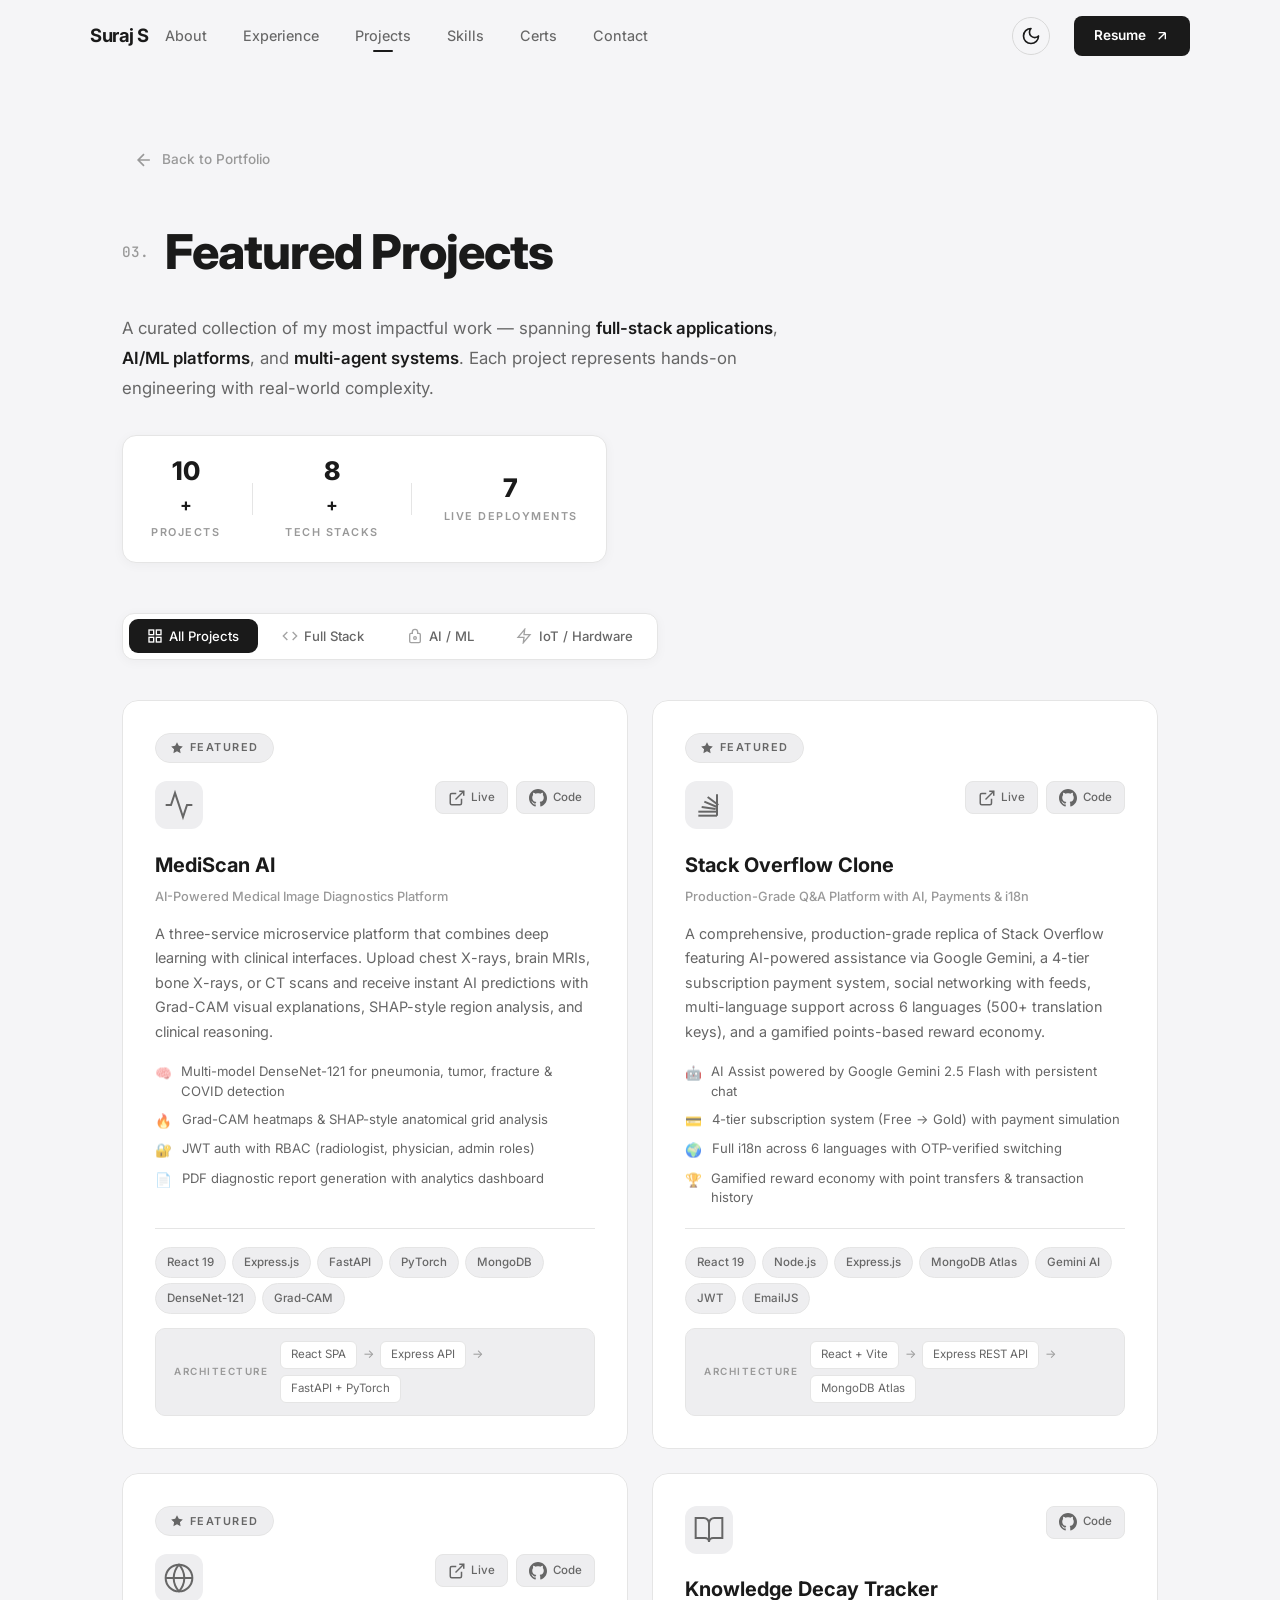
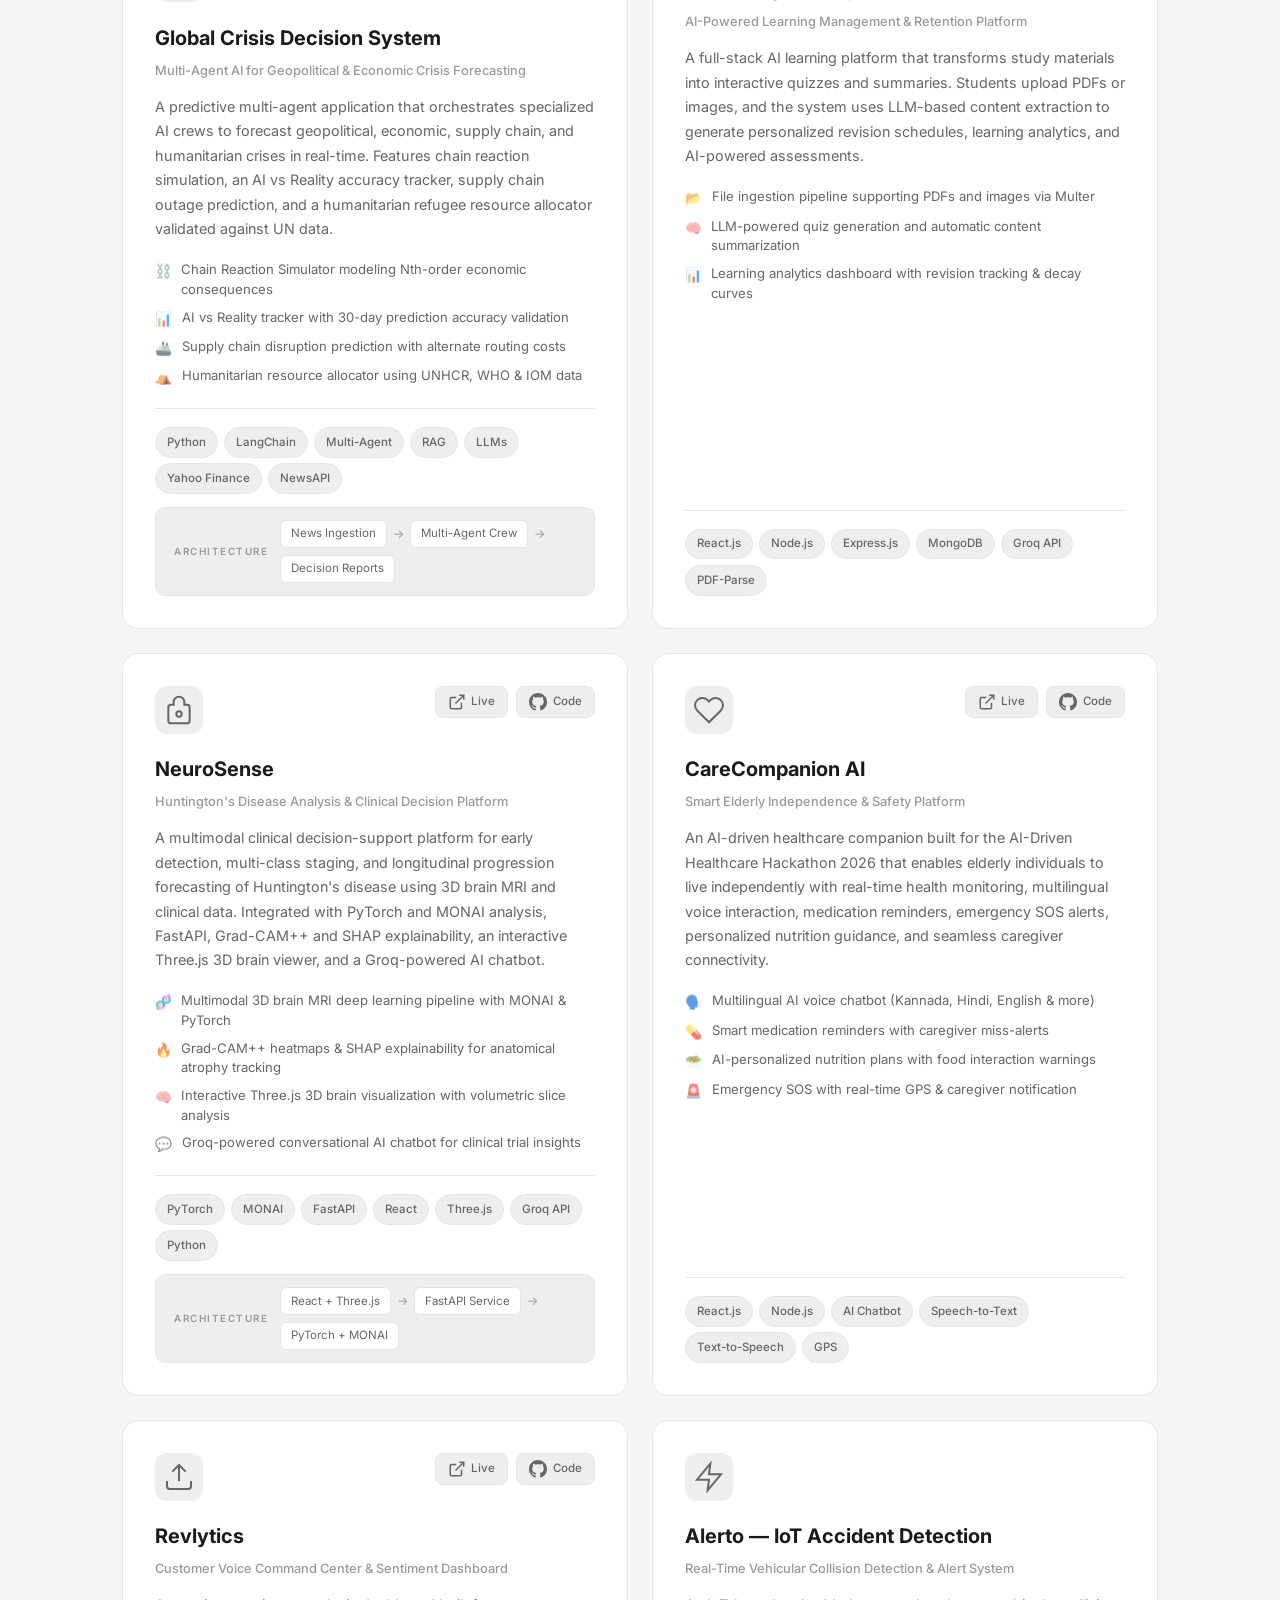
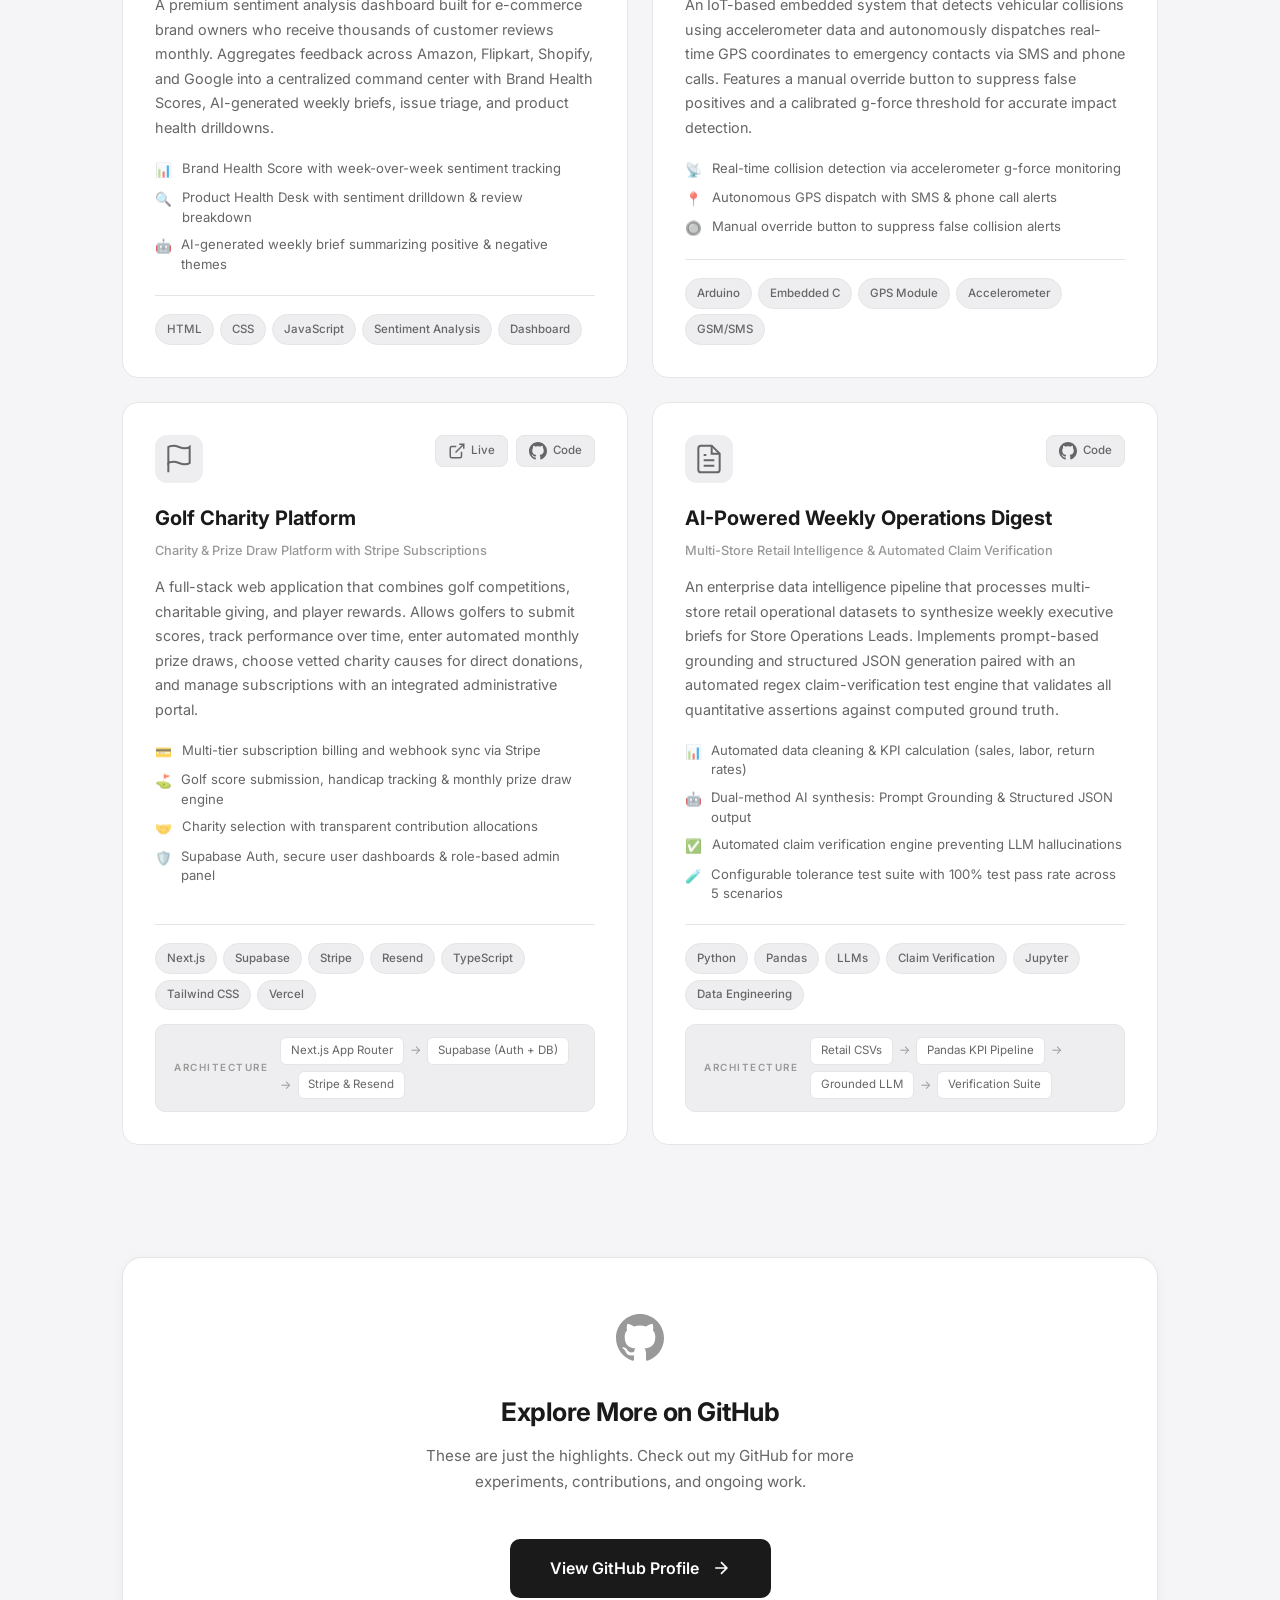
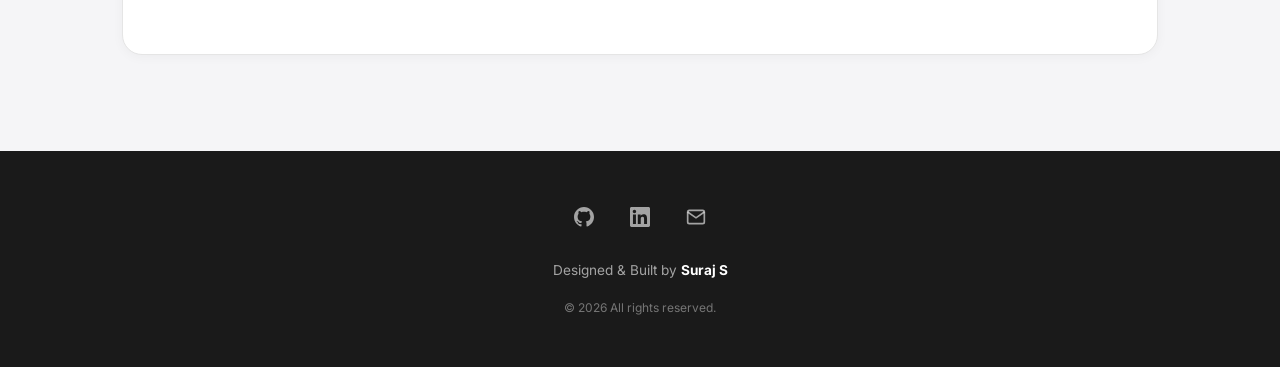
<file: projects.html>
<!DOCTYPE html>
<html lang="en">
<head>
    <meta charset="UTF-8">
    <meta name="viewport" content="width=device-width, initial-scale=1.0">
    <title>Projects — Suraj S | Full Stack & AI Engineer</title>
    <meta name="description" content="Featured projects by Suraj S — Full-stack web applications, AI/ML platforms, multi-agent systems, and IoT solutions built with React, Node.js, Python, PyTorch, and LangChain.">
    <meta name="keywords" content="Suraj S, Projects, Full Stack, AI Engineer, React, Node.js, Python, Machine Learning, Portfolio">
    <meta name="author" content="Suraj S">
    <link rel="preconnect" href="https://fonts.googleapis.com">
    <link rel="preconnect" href="https://fonts.gstatic.com" crossorigin>
    <link href="https://fonts.googleapis.com/css2?family=Inter:wght@300;400;500;600;700;800;900&family=JetBrains+Mono:wght@400;500;600&display=swap" rel="stylesheet">
    <link rel="stylesheet" href="styles.css">
    <link rel="stylesheet" href="projects.css">
    <script src="theme.js"></script>
</head>
<body>
    <!-- Navigation -->
    <nav class="navbar scrolled" id="navbar">
        <div class="nav-container">
            <a href="index.html#hero" class="nav-logo">Suraj S</a>
            <div class="nav-links" id="navLinks">
                <a href="index.html#about" class="nav-link" data-text="About">About</a>
                <a href="index.html#experience" class="nav-link" data-text="Experience">Experience</a>
                <a href="projects.html" class="nav-link active" data-text="Projects">Projects</a>
                <a href="index.html#skills" class="nav-link" data-text="Skills">Skills</a>
                <a href="certifications.html" class="nav-link" data-text="Certs">Certs</a>
                <a href="index.html#contact" class="nav-link" data-text="Contact">Contact</a>
            </div>
            <button class="theme-toggle" id="themeToggle" aria-label="Toggle theme">
                <svg class="sun-icon" width="20" height="20" viewBox="0 0 24 24" fill="none" stroke="currentColor" stroke-width="2" stroke-linecap="round" stroke-linejoin="round">
                    <circle cx="12" cy="12" r="4"></circle>
                    <path d="M12 2v2M12 20v2M4.93 4.93l1.41 1.41M17.66 17.66l1.41 1.41M2 12h2M20 12h2M6.34 17.66l-1.41 1.41M19.07 4.93l-1.41 1.41"></path>
                </svg>
                <svg class="moon-icon" width="20" height="20" viewBox="0 0 24 24" fill="none" stroke="currentColor" stroke-width="2" stroke-linecap="round" stroke-linejoin="round">
                    <path d="M12 3a6 6 0 0 0 9 9 9 9 0 1 1-9-9Z"></path>
                </svg>
            </button>
            <a href="uploads/Suraj_Resume.pdf" target="_blank" class="nav-resume-btn">
                <span>Resume</span>
                <svg width="16" height="16" viewBox="0 0 24 24" fill="none" stroke="currentColor" stroke-width="2"><path d="M7 17L17 7M17 7H7M17 7V17"/></svg>
            </a>
            <button class="mobile-toggle" id="mobileToggle" aria-label="Toggle menu">
                <span></span><span></span><span></span>
            </button>
        </div>
    </nav>

    <!-- Page Header -->
    <section class="projects-hero">
        <div class="section-container">
            <div class="projects-hero-content animate-on-scroll">
                <a href="index.html" class="back-link">
                    <svg width="20" height="20" viewBox="0 0 24 24" fill="none" stroke="currentColor" stroke-width="2"><path d="M19 12H5M12 19l-7-7 7-7"/></svg>
                    <span>Back to Portfolio</span>
                </a>
                <div class="projects-hero-header">
                    <span class="section-number">03.</span>
                    <h1 class="projects-hero-title">Featured Projects</h1>
                </div>
                <p class="projects-hero-description">
                    A curated collection of my most impactful work — spanning 
                    <span class="highlight">full-stack applications</span>, 
                    <span class="highlight">AI/ML platforms</span>, and 
                    <span class="highlight">multi-agent systems</span>. 
                    Each project represents hands-on engineering with real-world complexity.
                </p>
                <div class="projects-stats">
                    <div class="projects-stat">
                        <span class="projects-stat-number" data-count="10">0</span><span class="projects-stat-plus">+</span>
                        <span class="projects-stat-label">Projects</span>
                    </div>
                    <div class="projects-stat-divider"></div>
                    <div class="projects-stat">
                        <span class="projects-stat-number" data-count="8">0</span><span class="projects-stat-plus">+</span>
                        <span class="projects-stat-label">Tech Stacks</span>
                    </div>
                    <div class="projects-stat-divider"></div>
                    <div class="projects-stat">
                        <span class="projects-stat-number" data-count="7">0</span>
                        <span class="projects-stat-label">Live Deployments</span>
                    </div>
                </div>
            </div>
        </div>
        <div class="projects-hero-gradient"></div>
    </section>

    <!-- Filter Tabs -->
    <section class="projects-filter-section">
        <div class="section-container">
            <div class="filter-tabs animate-on-scroll" id="filterTabs">
                <button class="filter-tab active" data-filter="all">
                    <svg width="16" height="16" viewBox="0 0 24 24" fill="none" stroke="currentColor" stroke-width="2"><rect x="3" y="3" width="7" height="7"/><rect x="14" y="3" width="7" height="7"/><rect x="14" y="14" width="7" height="7"/><rect x="3" y="14" width="7" height="7"/></svg>
                    All Projects
                </button>
                <button class="filter-tab" data-filter="fullstack">
                    <svg width="16" height="16" viewBox="0 0 24 24" fill="none" stroke="currentColor" stroke-width="2"><polyline points="16 18 22 12 16 6"/><polyline points="8 6 2 12 8 18"/></svg>
                    Full Stack
                </button>
                <button class="filter-tab" data-filter="ai">
                    <svg width="16" height="16" viewBox="0 0 24 24" fill="none" stroke="currentColor" stroke-width="2"><path d="M12 2a4 4 0 0 0-4 4v2H6a2 2 0 0 0-2 2v10a2 2 0 0 0 2 2h12a2 2 0 0 0 2-2V10a2 2 0 0 0-2-2h-2V6a4 4 0 0 0-4-4z"/><circle cx="12" cy="15" r="2"/></svg>
                    AI / ML
                </button>
                <button class="filter-tab" data-filter="iot">
                    <svg width="16" height="16" viewBox="0 0 24 24" fill="none" stroke="currentColor" stroke-width="2"><path d="M13 2L3 14h9l-1 8 10-12h-9l1-8z"/></svg>
                    IoT / Hardware
                </button>
            </div>
        </div>
    </section>

    <!-- Projects Grid -->
    <section class="projects-main">
        <div class="section-container">
            <div class="projects-showcase" id="projectsShowcase">

                <!-- Project 1: MediScan AI -->
                <article class="project-showcase-card animate-on-scroll" data-category="fullstack ai" id="project-mediscan">
                    <div class="project-showcase-inner">
                        <div class="project-showcase-badge featured">
                            <svg width="14" height="14" viewBox="0 0 24 24" fill="currentColor"><polygon points="12 2 15.09 8.26 22 9.27 17 14.14 18.18 21.02 12 17.77 5.82 21.02 7 14.14 2 9.27 8.91 8.26 12 2"/></svg>
                            Featured
                        </div>
                        <div class="project-showcase-header">
                            <div class="project-showcase-icon mediscan">
                                <svg width="32" height="32" viewBox="0 0 24 24" fill="none" stroke="currentColor" stroke-width="1.5"><path d="M22 12h-4l-3 9L9 3l-3 9H2"/></svg>
                            </div>
                            <div class="project-showcase-links">
                                <a href="https://medi-scan-wine.vercel.app/" target="_blank" rel="noopener" class="project-showcase-link live" title="Live Demo">
                                    <svg width="18" height="18" viewBox="0 0 24 24" fill="none" stroke="currentColor" stroke-width="2"><path d="M18 13v6a2 2 0 0 1-2 2H5a2 2 0 0 1-2-2V8a2 2 0 0 1 2-2h6"/><polyline points="15 3 21 3 21 9"/><line x1="10" y1="14" x2="21" y2="3"/></svg>
                                    <span>Live</span>
                                </a>
                                <a href="https://github.com/Suraj190805/MediScan" target="_blank" rel="noopener" class="project-showcase-link" title="GitHub">
                                    <svg width="18" height="18" viewBox="0 0 24 24" fill="currentColor"><path d="M12 0c-6.626 0-12 5.373-12 12 0 5.302 3.438 9.8 8.207 11.387.599.111.793-.261.793-.577v-2.234c-3.338.726-4.033-1.416-4.033-1.416-.546-1.387-1.333-1.756-1.333-1.756-1.089-.745.083-.729.083-.729 1.205.084 1.839 1.237 1.839 1.237 1.07 1.834 2.807 1.304 3.492.997.107-.775.418-1.305.762-1.604-2.665-.305-5.467-1.334-5.467-5.931 0-1.311.469-2.381 1.236-3.221-.124-.303-.535-1.524.117-3.176 0 0 1.008-.322 3.301 1.23.957-.266 1.983-.399 3.003-.404 1.02.005 2.047.138 3.006.404 2.291-1.552 3.297-1.23 3.297-1.23.653 1.653.242 2.874.118 3.176.77.84 1.235 1.911 1.235 3.221 0 4.609-2.807 5.624-5.479 5.921.43.372.823 1.102.823 2.222v3.293c0 .319.192.694.801.576 4.765-1.589 8.199-6.086 8.199-11.386 0-6.627-5.373-12-12-12z"/></svg>
                                    <span>Code</span>
                                </a>
                            </div>
                        </div>
                        <h2 class="project-showcase-title">MediScan AI</h2>
                        <p class="project-showcase-subtitle">AI-Powered Medical Image Diagnostics Platform</p>
                        <p class="project-showcase-description">
                            A three-service microservice platform that combines deep learning with clinical interfaces. Upload chest X-rays, brain MRIs, bone X-rays, or CT scans and receive instant AI predictions with Grad-CAM visual explanations, SHAP-style region analysis, and clinical reasoning.
                        </p>
                        <div class="project-showcase-features">
                            <div class="project-feature-item">
                                <span class="feature-icon">🧠</span>
                                <span>Multi-model DenseNet-121 for pneumonia, tumor, fracture & COVID detection</span>
                            </div>
                            <div class="project-feature-item">
                                <span class="feature-icon">🔥</span>
                                <span>Grad-CAM heatmaps & SHAP-style anatomical grid analysis</span>
                            </div>
                            <div class="project-feature-item">
                                <span class="feature-icon">🔐</span>
                                <span>JWT auth with RBAC (radiologist, physician, admin roles)</span>
                            </div>
                            <div class="project-feature-item">
                                <span class="feature-icon">📄</span>
                                <span>PDF diagnostic report generation with analytics dashboard</span>
                            </div>
                        </div>
                        <div class="project-showcase-tech">
                            <span class="tech-tag react">React 19</span>
                            <span class="tech-tag node">Express.js</span>
                            <span class="tech-tag python">FastAPI</span>
                            <span class="tech-tag python">PyTorch</span>
                            <span class="tech-tag db">MongoDB</span>
                            <span class="tech-tag ai">DenseNet-121</span>
                            <span class="tech-tag ai">Grad-CAM</span>
                        </div>
                        <div class="project-showcase-architecture">
                            <span class="arch-label">Architecture</span>
                            <div class="arch-flow">
                                <span class="arch-node">React SPA</span>
                                <span class="arch-arrow">→</span>
                                <span class="arch-node">Express API</span>
                                <span class="arch-arrow">→</span>
                                <span class="arch-node">FastAPI + PyTorch</span>
                            </div>
                        </div>
                    </div>
                    <div class="project-showcase-glow"></div>
                </article>

                <!-- Project 2: Stack Overflow Clone -->
                <article class="project-showcase-card animate-on-scroll" data-category="fullstack ai" id="project-stackoverflow">
                    <div class="project-showcase-inner">
                        <div class="project-showcase-badge featured">
                            <svg width="14" height="14" viewBox="0 0 24 24" fill="currentColor"><polygon points="12 2 15.09 8.26 22 9.27 17 14.14 18.18 21.02 12 17.77 5.82 21.02 7 14.14 2 9.27 8.91 8.26 12 2"/></svg>
                            Featured
                        </div>
                        <div class="project-showcase-header">
                            <div class="project-showcase-icon stackoverflow">
                                <svg width="32" height="32" viewBox="0 0 24 24" fill="none" stroke="currentColor" stroke-width="1.5"><path d="M4 20h14"/><path d="M4 17h14"/><path d="M6.5 13.5l10.5 1.5"/><path d="M8.5 9.5l9.5 4"/><path d="M11 6l8 6"/><path d="M18 4v16"/></svg>
                            </div>
                            <div class="project-showcase-links">
                                <a href="https://stack-over-flow-psi.vercel.app" target="_blank" rel="noopener" class="project-showcase-link live" title="Live Demo">
                                    <svg width="18" height="18" viewBox="0 0 24 24" fill="none" stroke="currentColor" stroke-width="2"><path d="M18 13v6a2 2 0 0 1-2 2H5a2 2 0 0 1-2-2V8a2 2 0 0 1 2-2h6"/><polyline points="15 3 21 3 21 9"/><line x1="10" y1="14" x2="21" y2="3"/></svg>
                                    <span>Live</span>
                                </a>
                                <a href="https://github.com/Suraj190805/Stack-OverFlow" target="_blank" rel="noopener" class="project-showcase-link" title="GitHub">
                                    <svg width="18" height="18" viewBox="0 0 24 24" fill="currentColor"><path d="M12 0c-6.626 0-12 5.373-12 12 0 5.302 3.438 9.8 8.207 11.387.599.111.793-.261.793-.577v-2.234c-3.338.726-4.033-1.416-4.033-1.416-.546-1.387-1.333-1.756-1.333-1.756-1.089-.745.083-.729.083-.729 1.205.084 1.839 1.237 1.839 1.237 1.07 1.834 2.807 1.304 3.492.997.107-.775.418-1.305.762-1.604-2.665-.305-5.467-1.334-5.467-5.931 0-1.311.469-2.381 1.236-3.221-.124-.303-.535-1.524.117-3.176 0 0 1.008-.322 3.301 1.23.957-.266 1.983-.399 3.003-.404 1.02.005 2.047.138 3.006.404 2.291-1.552 3.297-1.23 3.297-1.23.653 1.653.242 2.874.118 3.176.77.84 1.235 1.911 1.235 3.221 0 4.609-2.807 5.624-5.479 5.921.43.372.823 1.102.823 2.222v3.293c0 .319.192.694.801.576 4.765-1.589 8.199-6.086 8.199-11.386 0-6.627-5.373-12-12-12z"/></svg>
                                    <span>Code</span>
                                </a>
                            </div>
                        </div>
                        <h2 class="project-showcase-title">Stack Overflow Clone</h2>
                        <p class="project-showcase-subtitle">Production-Grade Q&A Platform with AI, Payments & i18n</p>
                        <p class="project-showcase-description">
                            A comprehensive, production-grade replica of Stack Overflow featuring AI-powered assistance via Google Gemini, a 4-tier subscription payment system, social networking with feeds, multi-language support across 6 languages (500+ translation keys), and a gamified points-based reward economy.
                        </p>
                        <div class="project-showcase-features">
                            <div class="project-feature-item">
                                <span class="feature-icon">🤖</span>
                                <span>AI Assist powered by Google Gemini 2.5 Flash with persistent chat</span>
                            </div>
                            <div class="project-feature-item">
                                <span class="feature-icon">💳</span>
                                <span>4-tier subscription system (Free → Gold) with payment simulation</span>
                            </div>
                            <div class="project-feature-item">
                                <span class="feature-icon">🌍</span>
                                <span>Full i18n across 6 languages with OTP-verified switching</span>
                            </div>
                            <div class="project-feature-item">
                                <span class="feature-icon">🏆</span>
                                <span>Gamified reward economy with point transfers & transaction history</span>
                            </div>
                        </div>
                        <div class="project-showcase-tech">
                            <span class="tech-tag react">React 19</span>
                            <span class="tech-tag node">Node.js</span>
                            <span class="tech-tag node">Express.js</span>
                            <span class="tech-tag db">MongoDB Atlas</span>
                            <span class="tech-tag ai">Gemini AI</span>
                            <span class="tech-tag other">JWT</span>
                            <span class="tech-tag other">EmailJS</span>
                        </div>
                        <div class="project-showcase-architecture">
                            <span class="arch-label">Architecture</span>
                            <div class="arch-flow">
                                <span class="arch-node">React + Vite</span>
                                <span class="arch-arrow">→</span>
                                <span class="arch-node">Express REST API</span>
                                <span class="arch-arrow">→</span>
                                <span class="arch-node">MongoDB Atlas</span>
                            </div>
                        </div>
                    </div>
                    <div class="project-showcase-glow"></div>
                </article>

                <!-- Project 3: AI Crisis Decision System -->
                <article class="project-showcase-card animate-on-scroll" data-category="ai" id="project-crisis">
                    <div class="project-showcase-inner">
                        <div class="project-showcase-badge featured">
                            <svg width="14" height="14" viewBox="0 0 24 24" fill="currentColor"><polygon points="12 2 15.09 8.26 22 9.27 17 14.14 18.18 21.02 12 17.77 5.82 21.02 7 14.14 2 9.27 8.91 8.26 12 2"/></svg>
                            Featured
                        </div>
                        <div class="project-showcase-header">
                            <div class="project-showcase-icon crisis">
                                <svg width="32" height="32" viewBox="0 0 24 24" fill="none" stroke="currentColor" stroke-width="1.5"><circle cx="12" cy="12" r="10"/><path d="M2 12h20M12 2a15.3 15.3 0 0 1 4 10 15.3 15.3 0 0 1-4 10 15.3 15.3 0 0 1-4-10 15.3 15.3 0 0 1 4-10z"/></svg>
                            </div>
                            <div class="project-showcase-links">
                                <a href="https://crisis-decision-system.vercel.app/" target="_blank" rel="noopener" class="project-showcase-link live" title="Live Demo">
                                    <svg width="18" height="18" viewBox="0 0 24 24" fill="none" stroke="currentColor" stroke-width="2"><path d="M18 13v6a2 2 0 0 1-2 2H5a2 2 0 0 1-2-2V8a2 2 0 0 1 2-2h6"/><polyline points="15 3 21 3 21 9"/><line x1="10" y1="14" x2="21" y2="3"/></svg>
                                    <span>Live</span>
                                </a>
                                <a href="https://github.com/Suraj190805/crisis-decision-system" target="_blank" rel="noopener" class="project-showcase-link" title="GitHub">
                                    <svg width="18" height="18" viewBox="0 0 24 24" fill="currentColor"><path d="M12 0c-6.626 0-12 5.373-12 12 0 5.302 3.438 9.8 8.207 11.387.599.111.793-.261.793-.577v-2.234c-3.338.726-4.033-1.416-4.033-1.416-.546-1.387-1.333-1.756-1.333-1.756-1.089-.745.083-.729.083-.729 1.205.084 1.839 1.237 1.839 1.237 1.07 1.834 2.807 1.304 3.492.997.107-.775.418-1.305.762-1.604-2.665-.305-5.467-1.334-5.467-5.931 0-1.311.469-2.381 1.236-3.221-.124-.303-.535-1.524.117-3.176 0 0 1.008-.322 3.301 1.23.957-.266 1.983-.399 3.003-.404 1.02.005 2.047.138 3.006.404 2.291-1.552 3.297-1.23 3.297-1.23.653 1.653.242 2.874.118 3.176.77.84 1.235 1.911 1.235 3.221 0 4.609-2.807 5.624-5.479 5.921.43.372.823 1.102.823 2.222v3.293c0 .319.192.694.801.576 4.765-1.589 8.199-6.086 8.199-11.386 0-6.627-5.373-12-12-12z"/></svg>
                                    <span>Code</span>
                                </a>
                            </div>
                        </div>
                        <h2 class="project-showcase-title">Global Crisis Decision System</h2>
                        <p class="project-showcase-subtitle">Multi-Agent AI for Geopolitical & Economic Crisis Forecasting</p>
                        <p class="project-showcase-description">
                            A predictive multi-agent application that orchestrates specialized AI crews to forecast geopolitical, economic, supply chain, and humanitarian crises in real-time. Features chain reaction simulation, an AI vs Reality accuracy tracker, supply chain outage prediction, and a humanitarian refugee resource allocator validated against UN data.
                        </p>
                        <div class="project-showcase-features">
                            <div class="project-feature-item">
                                <span class="feature-icon">⛓️</span>
                                <span>Chain Reaction Simulator modeling Nth-order economic consequences</span>
                            </div>
                            <div class="project-feature-item">
                                <span class="feature-icon">📊</span>
                                <span>AI vs Reality tracker with 30-day prediction accuracy validation</span>
                            </div>
                            <div class="project-feature-item">
                                <span class="feature-icon">🚢</span>
                                <span>Supply chain disruption prediction with alternate routing costs</span>
                            </div>
                            <div class="project-feature-item">
                                <span class="feature-icon">⛺</span>
                                <span>Humanitarian resource allocator using UNHCR, WHO & IOM data</span>
                            </div>
                        </div>
                        <div class="project-showcase-tech">
                            <span class="tech-tag python">Python</span>
                            <span class="tech-tag ai">LangChain</span>
                            <span class="tech-tag ai">Multi-Agent</span>
                            <span class="tech-tag ai">RAG</span>
                            <span class="tech-tag ai">LLMs</span>
                            <span class="tech-tag other">Yahoo Finance</span>
                            <span class="tech-tag other">NewsAPI</span>
                        </div>
                        <div class="project-showcase-architecture">
                            <span class="arch-label">Architecture</span>
                            <div class="arch-flow">
                                <span class="arch-node">News Ingestion</span>
                                <span class="arch-arrow">→</span>
                                <span class="arch-node">Multi-Agent Crew</span>
                                <span class="arch-arrow">→</span>
                                <span class="arch-node">Decision Reports</span>
                            </div>
                        </div>
                    </div>
                    <div class="project-showcase-glow"></div>
                </article>

                <!-- Project 4: Knowledge Decay Tracker -->
                <article class="project-showcase-card animate-on-scroll" data-category="fullstack ai" id="project-kdt">
                    <div class="project-showcase-inner">
                        <div class="project-showcase-header">
                            <div class="project-showcase-icon kdt">
                                <svg width="32" height="32" viewBox="0 0 24 24" fill="none" stroke="currentColor" stroke-width="1.5"><path d="M2 3h6a4 4 0 0 1 4 4v14a3 3 0 0 0-3-3H2z"/><path d="M22 3h-6a4 4 0 0 0-4 4v14a3 3 0 0 1 3-3h7z"/></svg>
                            </div>
                            <div class="project-showcase-links">
                                <a href="https://github.com/Suraj190805/knowledge-decay-tracker" target="_blank" rel="noopener" class="project-showcase-link" title="GitHub">
                                    <svg width="18" height="18" viewBox="0 0 24 24" fill="currentColor"><path d="M12 0c-6.626 0-12 5.373-12 12 0 5.302 3.438 9.8 8.207 11.387.599.111.793-.261.793-.577v-2.234c-3.338.726-4.033-1.416-4.033-1.416-.546-1.387-1.333-1.756-1.333-1.756-1.089-.745.083-.729.083-.729 1.205.084 1.839 1.237 1.839 1.237 1.07 1.834 2.807 1.304 3.492.997.107-.775.418-1.305.762-1.604-2.665-.305-5.467-1.334-5.467-5.931 0-1.311.469-2.381 1.236-3.221-.124-.303-.535-1.524.117-3.176 0 0 1.008-.322 3.301 1.23.957-.266 1.983-.399 3.003-.404 1.02.005 2.047.138 3.006.404 2.291-1.552 3.297-1.23 3.297-1.23.653 1.653.242 2.874.118 3.176.77.84 1.235 1.911 1.235 3.221 0 4.609-2.807 5.624-5.479 5.921.43.372.823 1.102.823 2.222v3.293c0 .319.192.694.801.576 4.765-1.589 8.199-6.086 8.199-11.386 0-6.627-5.373-12-12-12z"/></svg>
                                    <span>Code</span>
                                </a>
                            </div>
                        </div>
                        <h2 class="project-showcase-title">Knowledge Decay Tracker</h2>
                        <p class="project-showcase-subtitle">AI-Powered Learning Management & Retention Platform</p>
                        <p class="project-showcase-description">
                            A full-stack AI learning platform that transforms study materials into interactive quizzes and summaries. Students upload PDFs or images, and the system uses LLM-based content extraction to generate personalized revision schedules, learning analytics, and AI-powered assessments.
                        </p>
                        <div class="project-showcase-features">
                            <div class="project-feature-item">
                                <span class="feature-icon">📂</span>
                                <span>File ingestion pipeline supporting PDFs and images via Multer</span>
                            </div>
                            <div class="project-feature-item">
                                <span class="feature-icon">🧠</span>
                                <span>LLM-powered quiz generation and automatic content summarization</span>
                            </div>
                            <div class="project-feature-item">
                                <span class="feature-icon">📊</span>
                                <span>Learning analytics dashboard with revision tracking & decay curves</span>
                            </div>
                        </div>
                        <div class="project-showcase-tech">
                            <span class="tech-tag react">React.js</span>
                            <span class="tech-tag node">Node.js</span>
                            <span class="tech-tag node">Express.js</span>
                            <span class="tech-tag db">MongoDB</span>
                            <span class="tech-tag ai">Groq API</span>
                            <span class="tech-tag other">PDF-Parse</span>
                        </div>
                    </div>
                    <div class="project-showcase-glow"></div>
                </article>

                <!-- Project 5: NeuroSense -->
                <article class="project-showcase-card animate-on-scroll" data-category="fullstack ai" id="project-neurosense">
                    <div class="project-showcase-inner">
                        <div class="project-showcase-header">
                            <div class="project-showcase-icon neurosense">
                                <svg width="32" height="32" viewBox="0 0 24 24" fill="none" stroke="currentColor" stroke-width="1.5"><path d="M12 2a4 4 0 0 0-4 4v2H6a2 2 0 0 0-2 2v10a2 2 0 0 0 2 2h12a2 2 0 0 0 2-2V10a2 2 0 0 0-2-2h-2V6a4 4 0 0 0-4-4z"/><circle cx="12" cy="15" r="2"/></svg>
                            </div>
                            <div class="project-showcase-links">
                                <a href="https://neuro-sense-tau.vercel.app/" target="_blank" rel="noopener" class="project-showcase-link live" title="Live Demo">
                                    <svg width="18" height="18" viewBox="0 0 24 24" fill="none" stroke="currentColor" stroke-width="2"><path d="M18 13v6a2 2 0 0 1-2 2H5a2 2 0 0 1-2-2V8a2 2 0 0 1 2-2h6"/><polyline points="15 3 21 3 21 9"/><line x1="10" y1="14" x2="21" y2="3"/></svg>
                                    <span>Live</span>
                                </a>
                                <a href="https://github.com/Suraj190805/NeuroSense" target="_blank" rel="noopener" class="project-showcase-link" title="GitHub">
                                    <svg width="18" height="18" viewBox="0 0 24 24" fill="currentColor"><path d="M12 0c-6.626 0-12 5.373-12 12 0 5.302 3.438 9.8 8.207 11.387.599.111.793-.261.793-.577v-2.234c-3.338.726-4.033-1.416-4.033-1.416-.546-1.387-1.333-1.756-1.333-1.756-1.089-.745.083-.729.083-.729 1.205.084 1.839 1.237 1.839 1.237 1.07 1.834 2.807 1.304 3.492.997.107-.775.418-1.305.762-1.604-2.665-.305-5.467-1.334-5.467-5.931 0-1.311.469-2.381 1.236-3.221-.124-.303-.535-1.524.117-3.176 0 0 1.008-.322 3.301 1.23.957-.266 1.983-.399 3.003-.404 1.02.005 2.047.138 3.006.404 2.291-1.552 3.297-1.23 3.297-1.23.653 1.653.242 2.874.118 3.176.77.84 1.235 1.911 1.235 3.221 0 4.609-2.807 5.624-5.479 5.921.43.372.823 1.102.823 2.222v3.293c0 .319.192.694.801.576 4.765-1.589 8.199-6.086 8.199-11.386 0-6.627-5.373-12-12-12z"/></svg>
                                    <span>Code</span>
                                </a>
                            </div>
                        </div>
                        <h2 class="project-showcase-title">NeuroSense</h2>
                        <p class="project-showcase-subtitle">Huntington's Disease Analysis & Clinical Decision Platform</p>
                        <p class="project-showcase-description">
                            A multimodal clinical decision-support platform for early detection, multi-class staging, and longitudinal progression forecasting of Huntington's disease using 3D brain MRI and clinical data. Integrated with PyTorch and MONAI analysis, FastAPI, Grad-CAM++ and SHAP explainability, an interactive Three.js 3D brain viewer, and a Groq-powered AI chatbot.
                        </p>
                        <div class="project-showcase-features">
                            <div class="project-feature-item">
                                <span class="feature-icon">🧬</span>
                                <span>Multimodal 3D brain MRI deep learning pipeline with MONAI & PyTorch</span>
                            </div>
                            <div class="project-feature-item">
                                <span class="feature-icon">🔥</span>
                                <span>Grad-CAM++ heatmaps & SHAP explainability for anatomical atrophy tracking</span>
                            </div>
                            <div class="project-feature-item">
                                <span class="feature-icon">🧠</span>
                                <span>Interactive Three.js 3D brain visualization with volumetric slice analysis</span>
                            </div>
                            <div class="project-feature-item">
                                <span class="feature-icon">💬</span>
                                <span>Groq-powered conversational AI chatbot for clinical trial insights</span>
                            </div>
                        </div>
                        <div class="project-showcase-tech">
                            <span class="tech-tag python">PyTorch</span>
                            <span class="tech-tag ai">MONAI</span>
                            <span class="tech-tag python">FastAPI</span>
                            <span class="tech-tag react">React</span>
                            <span class="tech-tag other">Three.js</span>
                            <span class="tech-tag ai">Groq API</span>
                            <span class="tech-tag python">Python</span>
                        </div>
                        <div class="project-showcase-architecture">
                            <span class="arch-label">Architecture</span>
                            <div class="arch-flow">
                                <span class="arch-node">React + Three.js</span>
                                <span class="arch-arrow">→</span>
                                <span class="arch-node">FastAPI Service</span>
                                <span class="arch-arrow">→</span>
                                <span class="arch-node">PyTorch + MONAI</span>
                            </div>
                        </div>
                    </div>
                    <div class="project-showcase-glow"></div>
                </article>

                <!-- Project 6: WiseCare / CareCompanion AI -->
                <article class="project-showcase-card animate-on-scroll" data-category="fullstack ai" id="project-wisecare">
                    <div class="project-showcase-inner">
                        <div class="project-showcase-header">
                            <div class="project-showcase-icon wisecare">
                                <svg width="32" height="32" viewBox="0 0 24 24" fill="none" stroke="currentColor" stroke-width="1.5"><path d="M20.84 4.61a5.5 5.5 0 0 0-7.78 0L12 5.67l-1.06-1.06a5.5 5.5 0 0 0-7.78 7.78l1.06 1.06L12 21.23l7.78-7.78 1.06-1.06a5.5 5.5 0 0 0 0-7.78z"/></svg>
                            </div>
                            <div class="project-showcase-links">
                                <a href="https://wise-care-tau.vercel.app" target="_blank" rel="noopener" class="project-showcase-link live" title="Live Demo">
                                    <svg width="18" height="18" viewBox="0 0 24 24" fill="none" stroke="currentColor" stroke-width="2"><path d="M18 13v6a2 2 0 0 1-2 2H5a2 2 0 0 1-2-2V8a2 2 0 0 1 2-2h6"/><polyline points="15 3 21 3 21 9"/><line x1="10" y1="14" x2="21" y2="3"/></svg>
                                    <span>Live</span>
                                </a>
                                <a href="https://github.com/Suraj190805/WiseCare" target="_blank" rel="noopener" class="project-showcase-link" title="GitHub">
                                    <svg width="18" height="18" viewBox="0 0 24 24" fill="currentColor"><path d="M12 0c-6.626 0-12 5.373-12 12 0 5.302 3.438 9.8 8.207 11.387.599.111.793-.261.793-.577v-2.234c-3.338.726-4.033-1.416-4.033-1.416-.546-1.387-1.333-1.756-1.333-1.756-1.089-.745.083-.729.083-.729 1.205.084 1.839 1.237 1.839 1.237 1.07 1.834 2.807 1.304 3.492.997.107-.775.418-1.305.762-1.604-2.665-.305-5.467-1.334-5.467-5.931 0-1.311.469-2.381 1.236-3.221-.124-.303-.535-1.524.117-3.176 0 0 1.008-.322 3.301 1.23.957-.266 1.983-.399 3.003-.404 1.02.005 2.047.138 3.006.404 2.291-1.552 3.297-1.23 3.297-1.23.653 1.653.242 2.874.118 3.176.77.84 1.235 1.911 1.235 3.221 0 4.609-2.807 5.624-5.479 5.921.43.372.823 1.102.823 2.222v3.293c0 .319.192.694.801.576 4.765-1.589 8.199-6.086 8.199-11.386 0-6.627-5.373-12-12-12z"/></svg>
                                    <span>Code</span>
                                </a>
                            </div>
                        </div>
                        <h2 class="project-showcase-title">CareCompanion AI</h2>
                        <p class="project-showcase-subtitle">Smart Elderly Independence & Safety Platform</p>
                        <p class="project-showcase-description">
                            An AI-driven healthcare companion built for the AI-Driven Healthcare Hackathon 2026 that enables elderly individuals to live independently with real-time health monitoring, multilingual voice interaction, medication reminders, emergency SOS alerts, personalized nutrition guidance, and seamless caregiver connectivity.
                        </p>
                        <div class="project-showcase-features">
                            <div class="project-feature-item">
                                <span class="feature-icon">🗣️</span>
                                <span>Multilingual AI voice chatbot (Kannada, Hindi, English & more)</span>
                            </div>
                            <div class="project-feature-item">
                                <span class="feature-icon">💊</span>
                                <span>Smart medication reminders with caregiver miss-alerts</span>
                            </div>
                            <div class="project-feature-item">
                                <span class="feature-icon">🥗</span>
                                <span>AI-personalized nutrition plans with food interaction warnings</span>
                            </div>
                            <div class="project-feature-item">
                                <span class="feature-icon">🚨</span>
                                <span>Emergency SOS with real-time GPS & caregiver notification</span>
                            </div>
                        </div>
                        <div class="project-showcase-tech">
                            <span class="tech-tag react">React.js</span>
                            <span class="tech-tag node">Node.js</span>
                            <span class="tech-tag ai">AI Chatbot</span>
                            <span class="tech-tag other">Speech-to-Text</span>
                            <span class="tech-tag other">Text-to-Speech</span>
                            <span class="tech-tag other">GPS</span>
                        </div>
                    </div>
                    <div class="project-showcase-glow"></div>
                </article>

                <!-- Project 7: Revlytics -->
                <article class="project-showcase-card animate-on-scroll" data-category="fullstack" id="project-revlytics">
                    <div class="project-showcase-inner">
                        <div class="project-showcase-header">
                            <div class="project-showcase-icon revlytics">
                                <svg width="32" height="32" viewBox="0 0 24 24" fill="none" stroke="currentColor" stroke-width="1.5"><path d="M21 15v4a2 2 0 0 1-2 2H5a2 2 0 0 1-2-2v-4"/><polyline points="17 8 12 3 7 8"/><line x1="12" y1="3" x2="12" y2="15"/></svg>
                            </div>
                            <div class="project-showcase-links">
                                <a href="https://revlytics-ten.vercel.app" target="_blank" rel="noopener" class="project-showcase-link live" title="Live Demo">
                                    <svg width="18" height="18" viewBox="0 0 24 24" fill="none" stroke="currentColor" stroke-width="2"><path d="M18 13v6a2 2 0 0 1-2 2H5a2 2 0 0 1-2-2V8a2 2 0 0 1 2-2h6"/><polyline points="15 3 21 3 21 9"/><line x1="10" y1="14" x2="21" y2="3"/></svg>
                                    <span>Live</span>
                                </a>
                                <a href="https://github.com/Suraj190805/Revlytics" target="_blank" rel="noopener" class="project-showcase-link" title="GitHub">
                                    <svg width="18" height="18" viewBox="0 0 24 24" fill="currentColor"><path d="M12 0c-6.626 0-12 5.373-12 12 0 5.302 3.438 9.8 8.207 11.387.599.111.793-.261.793-.577v-2.234c-3.338.726-4.033-1.416-4.033-1.416-.546-1.387-1.333-1.756-1.333-1.756-1.089-.745.083-.729.083-.729 1.205.084 1.839 1.237 1.839 1.237 1.07 1.834 2.807 1.304 3.492.997.107-.775.418-1.305.762-1.604-2.665-.305-5.467-1.334-5.467-5.931 0-1.311.469-2.381 1.236-3.221-.124-.303-.535-1.524.117-3.176 0 0 1.008-.322 3.301 1.23.957-.266 1.983-.399 3.003-.404 1.02.005 2.047.138 3.006.404 2.291-1.552 3.297-1.23 3.297-1.23.653 1.653.242 2.874.118 3.176.77.84 1.235 1.911 1.235 3.221 0 4.609-2.807 5.624-5.479 5.921.43.372.823 1.102.823 2.222v3.293c0 .319.192.694.801.576 4.765-1.589 8.199-6.086 8.199-11.386 0-6.627-5.373-12-12-12z"/></svg>
                                    <span>Code</span>
                                </a>
                            </div>
                        </div>
                        <h2 class="project-showcase-title">Revlytics</h2>
                        <p class="project-showcase-subtitle">Customer Voice Command Center & Sentiment Dashboard</p>
                        <p class="project-showcase-description">
                            A premium sentiment analysis dashboard built for e-commerce brand owners who receive thousands of customer reviews monthly. Aggregates feedback across Amazon, Flipkart, Shopify, and Google into a centralized command center with Brand Health Scores, AI-generated weekly briefs, issue triage, and product health drilldowns.
                        </p>
                        <div class="project-showcase-features">
                            <div class="project-feature-item">
                                <span class="feature-icon">📊</span>
                                <span>Brand Health Score with week-over-week sentiment tracking</span>
                            </div>
                            <div class="project-feature-item">
                                <span class="feature-icon">🔍</span>
                                <span>Product Health Desk with sentiment drilldown & review breakdown</span>
                            </div>
                            <div class="project-feature-item">
                                <span class="feature-icon">🤖</span>
                                <span>AI-generated weekly brief summarizing positive & negative themes</span>
                            </div>
                        </div>
                        <div class="project-showcase-tech">
                            <span class="tech-tag react">HTML</span>
                            <span class="tech-tag other">CSS</span>
                            <span class="tech-tag node">JavaScript</span>
                            <span class="tech-tag ai">Sentiment Analysis</span>
                            <span class="tech-tag other">Dashboard</span>
                        </div>
                    </div>
                    <div class="project-showcase-glow"></div>
                </article>

                <!-- Project 8: Alerto IoT -->
                <article class="project-showcase-card animate-on-scroll" data-category="iot" id="project-alerto">
                    <div class="project-showcase-inner">
                        <div class="project-showcase-header">
                            <div class="project-showcase-icon alerto">
                                <svg width="32" height="32" viewBox="0 0 24 24" fill="none" stroke="currentColor" stroke-width="1.5"><path d="M13 2L3 14h9l-1 8 10-12h-9l1-8z"/></svg>
                            </div>
                            <div class="project-showcase-links"></div>
                        </div>
                        <h2 class="project-showcase-title">Alerto — IoT Accident Detection</h2>
                        <p class="project-showcase-subtitle">Real-Time Vehicular Collision Detection & Alert System</p>
                        <p class="project-showcase-description">
                            An IoT-based embedded system that detects vehicular collisions using accelerometer data and autonomously dispatches real-time GPS coordinates to emergency contacts via SMS and phone calls. Features a manual override button to suppress false positives and a calibrated g-force threshold for accurate impact detection.
                        </p>
                        <div class="project-showcase-features">
                            <div class="project-feature-item">
                                <span class="feature-icon">📡</span>
                                <span>Real-time collision detection via accelerometer g-force monitoring</span>
                            </div>
                            <div class="project-feature-item">
                                <span class="feature-icon">📍</span>
                                <span>Autonomous GPS dispatch with SMS & phone call alerts</span>
                            </div>
                            <div class="project-feature-item">
                                <span class="feature-icon">🔘</span>
                                <span>Manual override button to suppress false collision alerts</span>
                            </div>
                        </div>
                        <div class="project-showcase-tech">
                            <span class="tech-tag other">Arduino</span>
                            <span class="tech-tag other">Embedded C</span>
                            <span class="tech-tag other">GPS Module</span>
                            <span class="tech-tag other">Accelerometer</span>
                            <span class="tech-tag other">GSM/SMS</span>
                        </div>
                    </div>
                    <div class="project-showcase-glow"></div>
                </article>

                <!-- Project 9: Golf Charity Platform -->
                <article class="project-showcase-card animate-on-scroll" data-category="fullstack" id="project-golf">
                    <div class="project-showcase-inner">
                        <div class="project-showcase-header">
                            <div class="project-showcase-icon golf">
                                <svg width="32" height="32" viewBox="0 0 24 24" fill="none" stroke="currentColor" stroke-width="1.5"><path d="M4 15s1-1 4-1 5 2 8 2 4-1 4-1V3s-1 1-4 1-5-2-8-2-4 1-4 1z"/><line x1="4" y1="22" x2="4" y2="15"/></svg>
                            </div>
                            <div class="project-showcase-links">
                                <a href="https://golf-platform-iota.vercel.app" target="_blank" rel="noopener" class="project-showcase-link live" title="Live Demo">
                                    <svg width="18" height="18" viewBox="0 0 24 24" fill="none" stroke="currentColor" stroke-width="2"><path d="M18 13v6a2 2 0 0 1-2 2H5a2 2 0 0 1-2-2V8a2 2 0 0 1 2-2h6"/><polyline points="15 3 21 3 21 9"/><line x1="10" y1="14" x2="21" y2="3"/></svg>
                                    <span>Live</span>
                                </a>
                                <a href="https://github.com/Suraj190805/golf-platform" target="_blank" rel="noopener" class="project-showcase-link" title="GitHub">
                                    <svg width="18" height="18" viewBox="0 0 24 24" fill="currentColor"><path d="M12 0c-6.626 0-12 5.373-12 12 0 5.302 3.438 9.8 8.207 11.387.599.111.793-.261.793-.577v-2.234c-3.338.726-4.033-1.416-4.033-1.416-.546-1.387-1.333-1.756-1.333-1.756-1.089-.745.083-.729.083-.729 1.205.084 1.839 1.237 1.839 1.237 1.07 1.834 2.807 1.304 3.492.997.107-.775.418-1.305.762-1.604-2.665-.305-5.467-1.334-5.467-5.931 0-1.311.469-2.381 1.236-3.221-.124-.303-.535-1.524.117-3.176 0 0 1.008-.322 3.301 1.23.957-.266 1.983-.399 3.003-.404 1.02.005 2.047.138 3.006.404 2.291-1.552 3.297-1.23 3.297-1.23.653 1.653.242 2.874.118 3.176.77.84 1.235 1.911 1.235 3.221 0 4.609-2.807 5.624-5.479 5.921.43.372.823 1.102.823 2.222v3.293c0 .319.192.694.801.576 4.765-1.589 8.199-6.086 8.199-11.386 0-6.627-5.373-12-12-12z"/></svg>
                                    <span>Code</span>
                                </a>
                            </div>
                        </div>
                        <h2 class="project-showcase-title">Golf Charity Platform</h2>
                        <p class="project-showcase-subtitle">Charity & Prize Draw Platform with Stripe Subscriptions</p>
                        <p class="project-showcase-description">
                            A full-stack web application that combines golf competitions, charitable giving, and player rewards. Allows golfers to submit scores, track performance over time, enter automated monthly prize draws, choose vetted charity causes for direct donations, and manage subscriptions with an integrated administrative portal.
                        </p>
                        <div class="project-showcase-features">
                            <div class="project-feature-item">
                                <span class="feature-icon">💳</span>
                                <span>Multi-tier subscription billing and webhook sync via Stripe</span>
                            </div>
                            <div class="project-feature-item">
                                <span class="feature-icon">⛳</span>
                                <span>Golf score submission, handicap tracking & monthly prize draw engine</span>
                            </div>
                            <div class="project-feature-item">
                                <span class="feature-icon">🤝</span>
                                <span>Charity selection with transparent contribution allocations</span>
                            </div>
                            <div class="project-feature-item">
                                <span class="feature-icon">🛡️</span>
                                <span>Supabase Auth, secure user dashboards & role-based admin panel</span>
                            </div>
                        </div>
                        <div class="project-showcase-tech">
                            <span class="tech-tag react">Next.js</span>
                            <span class="tech-tag db">Supabase</span>
                            <span class="tech-tag other">Stripe</span>
                            <span class="tech-tag other">Resend</span>
                            <span class="tech-tag other">TypeScript</span>
                            <span class="tech-tag other">Tailwind CSS</span>
                            <span class="tech-tag other">Vercel</span>
                        </div>
                        <div class="project-showcase-architecture">
                            <span class="arch-label">Architecture</span>
                            <div class="arch-flow">
                                <span class="arch-node">Next.js App Router</span>
                                <span class="arch-arrow">→</span>
                                <span class="arch-node">Supabase (Auth + DB)</span>
                                <span class="arch-arrow">→</span>
                                <span class="arch-node">Stripe & Resend</span>
                            </div>
                        </div>
                    </div>
                    <div class="project-showcase-glow"></div>
                </article>

                <!-- Project 10: AI-Powered Weekly Operations Digest -->
                <article class="project-showcase-card animate-on-scroll" data-category="ai" id="project-operations-digest">
                    <div class="project-showcase-inner">
                        <div class="project-showcase-header">
                            <div class="project-showcase-icon operations">
                                <svg width="32" height="32" viewBox="0 0 24 24" fill="none" stroke="currentColor" stroke-width="1.5"><path d="M14 2H6a2 2 0 0 0-2 2v16a2 2 0 0 0 2 2h12a2 2 0 0 0 2-2V8z"/><polyline points="14 2 14 8 20 8"/><line x1="16" y1="13" x2="8" y2="13"/><line x1="16" y1="17" x2="8" y2="17"/><polyline points="10 9 9 9 8 9"/></svg>
                            </div>
                            <div class="project-showcase-links">
                                <a href="https://github.com/Suraj190805/AI_Powered-Weekly-Operation-Digest" target="_blank" rel="noopener" class="project-showcase-link" title="GitHub">
                                    <svg width="18" height="18" viewBox="0 0 24 24" fill="currentColor"><path d="M12 0c-6.626 0-12 5.373-12 12 0 5.302 3.438 9.8 8.207 11.387.599.111.793-.261.793-.577v-2.234c-3.338.726-4.033-1.416-4.033-1.416-.546-1.387-1.333-1.756-1.333-1.756-1.089-.745.083-.729.083-.729 1.205.084 1.839 1.237 1.839 1.237 1.07 1.834 2.807 1.304 3.492.997.107-.775.418-1.305.762-1.604-2.665-.305-5.467-1.334-5.467-5.931 0-1.311.469-2.381 1.236-3.221-.124-.303-.535-1.524.117-3.176 0 0 1.008-.322 3.301 1.23.957-.266 1.983-.399 3.003-.404 1.02.005 2.047.138 3.006.404 2.291-1.552 3.297-1.23 3.297-1.23.653 1.653.242 2.874.118 3.176.77.84 1.235 1.911 1.235 3.221 0 4.609-2.807 5.624-5.479 5.921.43.372.823 1.102.823 2.222v3.293c0 .319.192.694.801.576 4.765-1.589 8.199-6.086 8.199-11.386 0-6.627-5.373-12-12-12z"/></svg>
                                    <span>Code</span>
                                </a>
                            </div>
                        </div>
                        <h2 class="project-showcase-title">AI-Powered Weekly Operations Digest</h2>
                        <p class="project-showcase-subtitle">Multi-Store Retail Intelligence & Automated Claim Verification</p>
                        <p class="project-showcase-description">
                            An enterprise data intelligence pipeline that processes multi-store retail operational datasets to synthesize weekly executive briefs for Store Operations Leads. Implements prompt-based grounding and structured JSON generation paired with an automated regex claim-verification test engine that validates all quantitative assertions against computed ground truth.
                        </p>
                        <div class="project-showcase-features">
                            <div class="project-feature-item">
                                <span class="feature-icon">📊</span>
                                <span>Automated data cleaning & KPI calculation (sales, labor, return rates)</span>
                            </div>
                            <div class="project-feature-item">
                                <span class="feature-icon">🤖</span>
                                <span>Dual-method AI synthesis: Prompt Grounding & Structured JSON output</span>
                            </div>
                            <div class="project-feature-item">
                                <span class="feature-icon">✅</span>
                                <span>Automated claim verification engine preventing LLM hallucinations</span>
                            </div>
                            <div class="project-feature-item">
                                <span class="feature-icon">🧪</span>
                                <span>Configurable tolerance test suite with 100% test pass rate across 5 scenarios</span>
                            </div>
                        </div>
                        <div class="project-showcase-tech">
                            <span class="tech-tag python">Python</span>
                            <span class="tech-tag python">Pandas</span>
                            <span class="tech-tag ai">LLMs</span>
                            <span class="tech-tag ai">Claim Verification</span>
                            <span class="tech-tag other">Jupyter</span>
                            <span class="tech-tag other">Data Engineering</span>
                        </div>
                        <div class="project-showcase-architecture">
                            <span class="arch-label">Architecture</span>
                            <div class="arch-flow">
                                <span class="arch-node">Retail CSVs</span>
                                <span class="arch-arrow">→</span>
                                <span class="arch-node">Pandas KPI Pipeline</span>
                                <span class="arch-arrow">→</span>
                                <span class="arch-node">Grounded LLM</span>
                                <span class="arch-arrow">→</span>
                                <span class="arch-node">Verification Suite</span>
                            </div>
                        </div>
                    </div>
                    <div class="project-showcase-glow"></div>
                </article>

            </div>
        </div>
    </section>

    <!-- GitHub CTA Section -->
    <section class="github-cta-section">
        <div class="section-container">
            <div class="github-cta animate-on-scroll">
                <div class="github-cta-icon">
                    <svg width="48" height="48" viewBox="0 0 24 24" fill="currentColor"><path d="M12 0c-6.626 0-12 5.373-12 12 0 5.302 3.438 9.8 8.207 11.387.599.111.793-.261.793-.577v-2.234c-3.338.726-4.033-1.416-4.033-1.416-.546-1.387-1.333-1.756-1.333-1.756-1.089-.745.083-.729.083-.729 1.205.084 1.839 1.237 1.839 1.237 1.07 1.834 2.807 1.304 3.492.997.107-.775.418-1.305.762-1.604-2.665-.305-5.467-1.334-5.467-5.931 0-1.311.469-2.381 1.236-3.221-.124-.303-.535-1.524.117-3.176 0 0 1.008-.322 3.301 1.23.957-.266 1.983-.399 3.003-.404 1.02.005 2.047.138 3.006.404 2.291-1.552 3.297-1.23 3.297-1.23.653 1.653.242 2.874.118 3.176.77.84 1.235 1.911 1.235 3.221 0 4.609-2.807 5.624-5.479 5.921.43.372.823 1.102.823 2.222v3.293c0 .319.192.694.801.576 4.765-1.589 8.199-6.086 8.199-11.386 0-6.627-5.373-12-12-12z"/></svg>
                </div>
                <h3 class="github-cta-title">Explore More on GitHub</h3>
                <p class="github-cta-text">These are just the highlights. Check out my GitHub for more experiments, contributions, and ongoing work.</p>
                <a href="https://github.com/Suraj190805" target="_blank" rel="noopener" class="btn-primary btn-large">
                    <span>View GitHub Profile</span>
                    <svg width="20" height="20" viewBox="0 0 24 24" fill="none" stroke="currentColor" stroke-width="2"><path d="M5 12h14M12 5l7 7-7 7"/></svg>
                </a>
            </div>
        </div>
    </section>

    <!-- Footer -->
    <footer class="footer">
        <div class="footer-container">
            <div class="footer-social">
                <a href="https://github.com/Suraj190805" target="_blank" rel="noopener" aria-label="GitHub">
                    <svg width="20" height="20" viewBox="0 0 24 24" fill="currentColor"><path d="M12 0c-6.626 0-12 5.373-12 12 0 5.302 3.438 9.8 8.207 11.387.599.111.793-.261.793-.577v-2.234c-3.338.726-4.033-1.416-4.033-1.416-.546-1.387-1.333-1.756-1.333-1.756-1.089-.745.083-.729.083-.729 1.205.084 1.839 1.237 1.839 1.237 1.07 1.834 2.807 1.304 3.492.997.107-.775.418-1.305.762-1.604-2.665-.305-5.467-1.334-5.467-5.931 0-1.311.469-2.381 1.236-3.221-.124-.303-.535-1.524.117-3.176 0 0 1.008-.322 3.301 1.23.957-.266 1.983-.399 3.003-.404 1.02.005 2.047.138 3.006.404 2.291-1.552 3.297-1.23 3.297-1.23.653 1.653.242 2.874.118 3.176.77.84 1.235 1.911 1.235 3.221 0 4.609-2.807 5.624-5.479 5.921.43.372.823 1.102.823 2.222v3.293c0 .319.192.694.801.576 4.765-1.589 8.199-6.086 8.199-11.386 0-6.627-5.373-12-12-12z"/></svg>
                </a>
                <a href="https://linkedin.com/in/suraj-s-77ss77" target="_blank" rel="noopener" aria-label="LinkedIn">
                    <svg width="20" height="20" viewBox="0 0 24 24" fill="currentColor"><path d="M20.447 20.452h-3.554v-5.569c0-1.328-.027-3.037-1.852-3.037-1.853 0-2.136 1.445-2.136 2.939v5.667H9.351V9h3.414v1.561h.046c.477-.9 1.637-1.85 3.37-1.85 3.601 0 4.267 2.37 4.267 5.455v6.286zM5.337 7.433c-1.144 0-2.063-.926-2.063-2.065 0-1.138.92-2.063 2.063-2.063 1.14 0 2.064.925 2.064 2.063 0 1.139-.925 2.065-2.064 2.065zm1.782 13.019H3.555V9h3.564v11.452zM22.225 0H1.771C.792 0 0 .774 0 1.729v20.542C0 23.227.792 24 1.771 24h20.451C23.2 24 24 23.227 24 22.271V1.729C24 .774 23.2 0 22.222 0h.003z"/></svg>
                </a>
                <a href="mailto:surajsatish33@gmail.com" aria-label="Email">
                    <svg width="20" height="20" viewBox="0 0 24 24" fill="none" stroke="currentColor" stroke-width="2"><path d="M4 4h16c1.1 0 2 .9 2 2v12c0 1.1-.9 2-2 2H4c-1.1 0-2-.9-2-2V6c0-1.1.9-2 2-2z"/><path d="M22 6l-10 7L2 6"/></svg>
                </a>
            </div>
            <p class="footer-text">
                Designed & Built by <strong>Suraj S</strong>
            </p>
            <p class="footer-copyright">© 2026 All rights reserved.</p>
        </div>
    </footer>

    <script src="projects.js"></script>
</body>
</html>
</file>
<file: styles.css>
/* ===== CSS Custom Properties (Design Tokens) ===== */
:root {
    /* Color Palette — Light Minimalist */
    --bg-primary: #f5f5f7;
    --bg-secondary: #eeeef0;
    --bg-tertiary: #e8e8ec;
    --bg-card: #ffffff;
    --bg-card-hover: #fafafa;
    --bg-tag: #eeeef0;

    /* Accent — Restrained Charcoal */
    --accent-primary: #1a1a1a;
    --accent-secondary: #555555;
    --accent-border: #d8d8d8;
    --accent-border-hover: #bbb;

    /* Text Colors */
    --text-primary: #1a1a1a;
    --text-secondary: #666666;
    --text-muted: #999999;
    --text-accent: #1a1a1a;

    /* Borders & Shadows */
    --card-border: #e5e5e5;
    --card-shadow: 0 2px 12px rgba(0, 0, 0, 0.04);
    --card-shadow-hover: 0 8px 30px rgba(0, 0, 0, 0.08);

    /* Typography */
    --font-primary: 'Inter', -apple-system, BlinkMacSystemFont, sans-serif;
    --font-mono: 'JetBrains Mono', 'Fira Code', monospace;

    /* Spacing */
    --section-padding: 100px 0;
    --container-width: 1100px;

    /* Transitions */
    --transition-fast: 0.2s ease;
    --transition-smooth: 0.35s cubic-bezier(0.4, 0, 0.2, 1);
}

[data-theme="dark"] {
    /* Color Palette — Deep Slate Dark Mode */
    --bg-primary: #0a0a0c;
    --bg-secondary: #16161a;
    --bg-tertiary: #22222a;
    --bg-card: #121215;
    --bg-card-hover: #1c1c22;
    --bg-tag: #22222a;

    /* Accent — Premium Silver */
    --accent-primary: #f5f5f7;
    --accent-secondary: #aaaaaa;
    --accent-border: #2c2c35;
    --accent-border-hover: #444455;

    /* Text Colors */
    --text-primary: #f5f5f7;
    --text-secondary: #a0a0ab;
    --text-muted: #71717a;
    --text-accent: #f5f5f7;

    /* Borders & Shadows */
    --card-border: #22222a;
    --card-shadow: 0 4px 20px rgba(0, 0, 0, 0.4);
    --card-shadow-hover: 0 8px 35px rgba(0, 0, 0, 0.6);
}

/* ===== Global Reset & Base ===== */
*, *::before, *::after {
    margin: 0;
    padding: 0;
    box-sizing: border-box;
}

html {
    scroll-behavior: smooth;
    scroll-padding-top: 80px;
    font-size: 16px;
}

body {
    font-family: var(--font-primary);
    background: var(--bg-primary);
    color: var(--text-primary);
    line-height: 1.7;
    overflow-x: hidden;
    -webkit-font-smoothing: antialiased;
    -moz-osx-font-smoothing: grayscale;
}

::selection {
    background: rgba(26, 26, 26, 0.12);
    color: #000;
}

::-webkit-scrollbar {
    width: 6px;
}

::-webkit-scrollbar-track {
    background: var(--bg-primary);
}

::-webkit-scrollbar-thumb {
    background: #ccc;
    border-radius: 3px;
}

::-webkit-scrollbar-thumb:hover {
    background: #aaa;
}

/* ===== Navigation ===== */
.navbar {
    position: fixed;
    top: 0;
    left: 0;
    right: 0;
    z-index: 1000;
    padding: 0 2rem;
    transition: var(--transition-smooth);
    background: transparent;
}

.navbar.scrolled {
    background: rgba(245, 245, 247, 0.85);
    backdrop-filter: blur(16px) saturate(1.6);
    border-bottom: 1px solid var(--card-border);
}

[data-theme="dark"] .navbar.scrolled {
    background: rgba(10, 10, 12, 0.85);
}

/* Theme Toggle Button */
.theme-toggle {
    background: transparent;
    border: 1px solid var(--accent-border);
    color: var(--text-primary);
    width: 38px;
    height: 38px;
    border-radius: 50%;
    cursor: pointer;
    display: flex;
    align-items: center;
    justify-content: center;
    transition: var(--transition-fast);
    padding: 0;
    margin-right: 1.5rem;
    margin-left: auto;
}

.theme-toggle:hover {
    background: var(--bg-secondary);
    border-color: var(--accent-border-hover);
    transform: translateY(-1px);
}

/* Toggle icon display based on theme */
[data-theme="dark"] .sun-icon {
    display: block;
}
[data-theme="dark"] .moon-icon {
    display: none;
}

html:not([data-theme="dark"]) .sun-icon {
    display: none;
}
html:not([data-theme="dark"]) .moon-icon {
    display: block;
}

.nav-container {
    max-width: var(--container-width);
    margin: 0 auto;
    display: flex;
    align-items: center;
    justify-content: space-between;
    height: 72px;
}

.nav-logo {
    font-size: 1.15rem;
    font-weight: 700;
    color: var(--text-primary);
    text-decoration: none;
    letter-spacing: -0.5px;
    transition: var(--transition-fast);
}

.logo-bracket,
.logo-dot {
    color: var(--text-primary);
}

.nav-logo:hover {
    opacity: 0.7;
}

.nav-links {
    display: flex;
    gap: 0.25rem;
}

.nav-link {
    position: relative;
    text-decoration: none;
    color: var(--text-secondary);
    font-size: 0.9rem;
    font-weight: 450;
    padding: 0.5rem 1rem;
    border-radius: 8px;
    transition: var(--transition-fast);
}

.nav-link:hover {
    color: var(--text-primary);
}

.nav-link::after {
    content: '';
    position: absolute;
    bottom: 4px;
    left: 50%;
    transform: translateX(-50%) scaleX(0);
    width: 20px;
    height: 2px;
    background: var(--text-primary);
    border-radius: 2px;
    transition: transform var(--transition-smooth);
}

.nav-link:hover::after,
.nav-link.active::after {
    transform: translateX(-50%) scaleX(1);
}

.nav-resume-btn {
    display: flex;
    align-items: center;
    gap: 0.5rem;
    text-decoration: none;
    color: var(--bg-card);
    background: var(--accent-primary);
    font-size: 0.85rem;
    font-weight: 600;
    padding: 0.5rem 1.25rem;
    border-radius: 8px;
    transition: var(--transition-smooth);
}

.nav-resume-btn:hover {
    background: #333;
    transform: translateY(-1px);
    box-shadow: 0 4px 16px rgba(0, 0, 0, 0.12);
}

[data-theme="dark"] .nav-resume-btn:hover {
    background: #e5e5e7;
}

.mobile-toggle {
    display: none;
    flex-direction: column;
    gap: 5px;
    background: none;
    border: none;
    cursor: pointer;
    padding: 4px;
    z-index: 1001;
}

.mobile-toggle span {
    display: block;
    width: 22px;
    height: 2px;
    background: var(--text-primary);
    border-radius: 2px;
    transition: var(--transition-smooth);
}

.mobile-toggle.active span:nth-child(1) {
    transform: rotate(45deg) translate(5px, 5px);
}

.mobile-toggle.active span:nth-child(2) {
    opacity: 0;
}

.mobile-toggle.active span:nth-child(3) {
    transform: rotate(-45deg) translate(5px, -5px);
}

/* ===== Hero Section ===== */
.hero {
    position: relative;
    min-height: 100vh;
    display: flex;
    align-items: center;
    padding: 120px 2rem 80px;
    overflow: hidden;
    background: var(--bg-primary);
}

.hero-container {
    max-width: var(--container-width);
    margin: 0 auto;
    width: 100%;
    display: grid;
    grid-template-columns: 1.2fr 0.8fr;
    align-items: center;
    gap: 4rem;
    position: relative;
    z-index: 1;
}

.hero-content {
    display: flex;
    flex-direction: column;
    gap: 1.25rem;
}

.hero-badge {
    display: inline-flex;
    align-items: center;
    gap: 0.75rem;
    background: var(--bg-card);
    border: 1px solid var(--card-border);
    border-radius: 50px;
    padding: 0.5rem 1.25rem;
    font-size: 0.8rem;
    font-weight: 500;
    color: var(--text-secondary);
    width: fit-content;
}

.badge-dot {
    width: 8px;
    height: 8px;
    background: #22c55e;
    border-radius: 50%;
    animation: pulse-dot 2s ease-in-out infinite;
}

@keyframes pulse-dot {
    0%, 100% { box-shadow: 0 0 0 0 rgba(34, 197, 94, 0.3); }
    50% { box-shadow: 0 0 0 6px rgba(34, 197, 94, 0); }
}

.hero-greeting {
    display: block;
    font-size: 1rem;
    font-weight: 400;
    color: var(--text-secondary);
    letter-spacing: 0.5px;
}

.hero-name {
    display: block;
    font-size: clamp(3rem, 6vw, 4.5rem);
    font-weight: 800;
    line-height: 1.05;
    color: var(--text-primary);
    letter-spacing: -2px;
}

.name-letter {
    display: inline-block;
}

.hero-title {
    line-height: 1.15;
}

.hero-roles {
    display: flex;
    align-items: center;
    gap: 0.75rem;
    font-size: 1.15rem;
    min-height: 2.5rem;
}

.role-prefix {
    color: var(--text-secondary);
    font-weight: 400;
}

.typewriter {
    color: var(--text-primary);
    font-weight: 600;
}

.typewriter-cursor {
    color: var(--text-muted);
    animation: blink 1s step-end infinite;
    font-weight: 300;
}

@keyframes blink {
    50% { opacity: 0; }
}

.hero-description {
    font-size: 1.05rem;
    color: var(--text-secondary);
    max-width: 540px;
    line-height: 1.75;
}

.highlight {
    color: var(--text-primary);
    font-weight: 600;
}

.hero-cta {
    display: flex;
    gap: 1rem;
    margin-top: 0.5rem;
}

.btn-primary {
    display: inline-flex;
    align-items: center;
    gap: 0.75rem;
    background: var(--accent-primary);
    color: var(--bg-card);
    text-decoration: none;
    padding: 0.85rem 2rem;
    border-radius: 10px;
    font-weight: 600;
    font-size: 0.92rem;
    transition: var(--transition-smooth);
    border: none;
    cursor: pointer;
}

.btn-primary:hover {
    background: #333;
    transform: translateY(-2px);
    box-shadow: 0 8px 24px rgba(0, 0, 0, 0.12);
}

[data-theme="dark"] .btn-primary:hover {
    background: #e5e5e7;
}

.btn-primary span,
.btn-primary svg {
    position: relative;
    z-index: 1;
}

.btn-primary svg {
    transition: transform var(--transition-smooth);
}

.btn-primary:hover svg {
    transform: translateX(3px);
}

.btn-secondary {
    display: inline-flex;
    align-items: center;
    gap: 0.75rem;
    background: transparent;
    color: var(--text-primary);
    text-decoration: none;
    padding: 0.85rem 2rem;
    border-radius: 10px;
    font-weight: 600;
    font-size: 0.92rem;
    border: 1.5px solid var(--accent-border);
    transition: var(--transition-smooth);
}

.btn-secondary:hover {
    border-color: var(--text-primary);
    background: rgba(0, 0, 0, 0.03);
    transform: translateY(-2px);
}

.btn-large {
    padding: 1rem 2.5rem;
    font-size: 1rem;
    margin-top: 1rem;
}

.hero-stats {
    display: flex;
    align-items: center;
    gap: 2rem;
    margin-top: 1.5rem;
    padding-top: 2rem;
    border-top: 1px solid var(--card-border);
}

.stat-item {
    display: flex;
    flex-direction: column;
    align-items: center;
}

.stat-number {
    font-size: 1.85rem;
    font-weight: 800;
    color: var(--text-primary);
    line-height: 1.2;
}

.stat-plus {
    font-size: 1.35rem;
    font-weight: 700;
    color: var(--text-primary);
}

.stat-label {
    font-size: 0.72rem;
    color: var(--text-muted);
    font-weight: 500;
    text-transform: uppercase;
    letter-spacing: 1px;
}

.stat-divider {
    width: 1px;
    height: 36px;
    background: var(--card-border);
}

/* ===== Profile Visual ===== */
.hero-visual {
    display: flex;
    justify-content: center;
    align-items: center;
    position: relative;
}

.profile-card {
    position: relative;
    width: 320px;
    height: 320px;
    border-radius: 50%;
    display: flex;
    align-items: center;
    justify-content: center;
}

.profile-ring {
    display: none;
}

.profile-ring.ring-2 {
    display: none;
}

.profile-image {
    width: 280px;
    height: 280px;
    border-radius: 50%;
    object-fit: cover;
    object-position: center top;
    border: 3px solid var(--card-border);
    box-shadow: 0 8px 40px rgba(0, 0, 0, 0.08);
    transition: var(--transition-smooth);
}

.profile-image:hover {
    transform: scale(1.03);
    box-shadow: 0 12px 50px rgba(0, 0, 0, 0.12);
}

.profile-badge {
    position: absolute;
    bottom: 20px;
    right: 30px;
    width: 36px;
    height: 36px;
    background: var(--accent-primary);
    border-radius: 50%;
    display: flex;
    align-items: center;
    justify-content: center;
    color: var(--bg-card);
    box-shadow: 0 4px 12px rgba(0, 0, 0, 0.15);
}

/* Floating Icons — hidden in clean design */
.floating-icon {
    display: none;
}

/* Scroll Indicator */
.scroll-indicator {
    position: absolute;
    bottom: 2rem;
    left: 50%;
    transform: translateX(-50%);
    display: flex;
    flex-direction: column;
    align-items: center;
    gap: 0.75rem;
    z-index: 1;
}

.scroll-indicator span {
    font-size: 0.7rem;
    color: var(--text-muted);
    text-transform: uppercase;
    letter-spacing: 2px;
    font-weight: 500;
}

.scroll-line {
    width: 1px;
    height: 36px;
    background: linear-gradient(to bottom, var(--text-muted), transparent);
    animation: scrollLine 2s ease-in-out infinite;
}

@keyframes scrollLine {
    0% { transform: scaleY(0); transform-origin: top; opacity: 1; }
    50% { transform: scaleY(1); transform-origin: top; opacity: 1; }
    50.01% { transform-origin: bottom; }
    100% { transform: scaleY(0); transform-origin: bottom; opacity: 0; }
}

/* ===== Section Styles ===== */
.section {
    padding: var(--section-padding);
    position: relative;
    z-index: 1;
}

.section-alt {
    background: var(--bg-secondary);
}

.section-container {
    max-width: var(--container-width);
    margin: 0 auto;
    padding: 0 2rem;
}

.section-header {
    display: flex;
    align-items: center;
    gap: 1rem;
    margin-bottom: 3.5rem;
}

.section-number {
    font-family: var(--font-mono);
    font-size: 0.9rem;
    color: var(--text-muted);
    font-weight: 500;
}

.section-title {
    font-size: clamp(1.75rem, 3vw, 2.5rem);
    font-weight: 700;
    color: var(--text-primary);
    white-space: nowrap;
    letter-spacing: -0.5px;
}

.section-line {
    flex: 1;
    height: 1px;
    background: linear-gradient(to right, var(--card-border), transparent);
    max-width: 300px;
}

/* ===== Card Base ===== */
.glass-card {
    background: var(--bg-card);
    border: 1px solid var(--card-border);
    border-radius: 14px;
    transition: var(--transition-smooth);
    box-shadow: var(--card-shadow);
}

.glass-card:hover {
    border-color: var(--accent-border-hover);
    box-shadow: var(--card-shadow-hover);
}

/* ===== About Section ===== */
.about-grid {
    display: grid;
    grid-template-columns: 1.2fr 0.8fr;
    gap: 4rem;
    align-items: start;
}

.about-text p {
    color: var(--text-secondary);
    font-size: 1rem;
    margin-bottom: 1.25rem;
    line-height: 1.85;
}

.about-text strong {
    color: var(--text-primary);
    font-weight: 600;
}

.about-details {
    display: flex;
    flex-direction: column;
    gap: 1rem;
}

.detail-card {
    display: flex;
    align-items: center;
    gap: 1rem;
    padding: 1.25rem;
    background: var(--bg-card);
    border: 1px solid var(--card-border);
    border-radius: 14px;
    transition: var(--transition-smooth);
    box-shadow: var(--card-shadow);
}

.detail-card:hover {
    border-color: var(--accent-border-hover);
    transform: translateX(6px);
    box-shadow: var(--card-shadow-hover);
}

.detail-icon {
    width: 44px;
    height: 44px;
    min-width: 44px;
    background: var(--bg-secondary);
    border-radius: 12px;
    display: flex;
    align-items: center;
    justify-content: center;
    color: var(--text-secondary);
}

.detail-info {
    display: flex;
    flex-direction: column;
}

.detail-label {
    font-size: 0.7rem;
    color: var(--text-muted);
    text-transform: uppercase;
    letter-spacing: 1.5px;
    font-weight: 600;
}

.detail-value {
    font-size: 0.95rem;
    color: var(--text-primary);
    font-weight: 600;
}

.detail-sub {
    font-size: 0.8rem;
    color: var(--text-secondary);
}

/* ===== Experience Timeline ===== */
.timeline {
    position: relative;
    padding-left: 3rem;
}

.timeline-item {
    display: flex;
    gap: 2rem;
    position: relative;
}

.timeline-marker {
    display: flex;
    flex-direction: column;
    align-items: center;
    position: absolute;
    left: -3rem;
    top: 0;
    height: 100%;
}

.timeline-dot {
    width: 14px;
    height: 14px;
    min-height: 14px;
    background: var(--accent-primary);
    border-radius: 50%;
    position: relative;
    z-index: 1;
}

.timeline-line-connector {
    width: 2px;
    flex: 1;
    background: linear-gradient(to bottom, var(--accent-border), transparent);
    margin-top: 4px;
}

.timeline-content {
    padding: 2rem;
    width: 100%;
}

.timeline-header {
    display: flex;
    justify-content: space-between;
    align-items: flex-start;
    margin-bottom: 1.25rem;
    flex-wrap: wrap;
    gap: 0.5rem;
}

.timeline-role {
    font-size: 1.2rem;
    font-weight: 700;
    color: var(--text-primary);
}

.timeline-company {
    display: flex;
    align-items: center;
    gap: 0.5rem;
    color: var(--text-secondary);
    font-size: 0.9rem;
    margin-top: 0.25rem;
}

.timeline-date {
    font-size: 0.8rem;
    color: var(--text-muted);
    white-space: nowrap;
    background: var(--bg-tag);
    padding: 0.35rem 1rem;
    border-radius: 20px;
    font-weight: 500;
}

.timeline-details {
    list-style: none;
    display: flex;
    flex-direction: column;
    gap: 0.85rem;
    margin-bottom: 1.5rem;
}

.timeline-details li {
    display: flex;
    gap: 0.75rem;
    color: var(--text-secondary);
    font-size: 0.92rem;
    line-height: 1.7;
}

.detail-arrow {
    color: var(--text-muted);
    font-size: 1rem;
    min-width: 16px;
    margin-top: 2px;
}

.timeline-tags {
    display: flex;
    flex-wrap: wrap;
    gap: 0.5rem;
}

.tag {
    font-size: 0.75rem;
    color: var(--text-secondary);
    background: var(--bg-tag);
    border: 1px solid var(--card-border);
    padding: 0.3rem 0.85rem;
    border-radius: 20px;
    transition: var(--transition-fast);
    font-weight: 500;
}

.tag:hover {
    background: var(--bg-tertiary);
    color: var(--text-primary);
}

/* ===== Projects Grid ===== */
.projects-grid {
    display: grid;
    grid-template-columns: repeat(auto-fit, minmax(340px, 1fr));
    gap: 1.5rem;
}

.project-card {
    position: relative;
    border-radius: 16px;
    overflow: hidden;
    transition: var(--transition-smooth);
}

.project-card:hover {
    transform: translateY(-4px);
}

.project-card-inner {
    position: relative;
    z-index: 1;
    padding: 2rem;
    background: var(--bg-card);
    border: 1px solid var(--card-border);
    border-radius: 16px;
    height: 100%;
    display: flex;
    flex-direction: column;
    transition: var(--transition-smooth);
    box-shadow: var(--card-shadow);
}

.project-card:hover .project-card-inner {
    border-color: var(--accent-border-hover);
    box-shadow: var(--card-shadow-hover);
}

.project-card-glow {
    display: none;
}

.project-card-header {
    display: flex;
    justify-content: space-between;
    align-items: flex-start;
    margin-bottom: 1.5rem;
}

.project-icon {
    color: var(--text-secondary);
    transition: var(--transition-smooth);
}

.project-card:hover .project-icon {
    color: var(--text-primary);
}

.project-links {
    display: flex;
    gap: 0.75rem;
}

.project-link {
    color: var(--text-muted);
    transition: var(--transition-fast);
    padding: 4px;
}

.project-link:hover {
    color: var(--text-primary);
    transform: translateY(-2px);
}

.project-title {
    font-size: 1.2rem;
    font-weight: 700;
    color: var(--text-primary);
    margin-bottom: 0.75rem;
    transition: var(--transition-fast);
}

.project-description {
    color: var(--text-secondary);
    font-size: 0.9rem;
    line-height: 1.75;
    margin-bottom: 1rem;
    flex: 1;
}

.project-features {
    display: flex;
    align-items: center;
    gap: 0.5rem;
    color: var(--text-secondary);
    font-size: 0.82rem;
    margin-bottom: 0.5rem;
}

.feature-dot {
    width: 4px;
    height: 4px;
    background: var(--text-muted);
    border-radius: 50%;
    min-width: 4px;
}

.project-tech {
    display: flex;
    flex-wrap: wrap;
    gap: 0.5rem;
    margin-top: 1.5rem;
    padding-top: 1.25rem;
    border-top: 1px solid var(--card-border);
}

.project-tech span {
    font-size: 0.75rem;
    color: var(--text-muted);
    transition: var(--transition-fast);
}

.project-tech span:hover {
    color: var(--text-primary);
}

/* ===== Skills Section ===== */
.skills-showcase {
    display: flex;
    flex-direction: column;
    gap: 3rem;
    max-width: 800px;
    margin: 0 auto;
}

.skill-group-header {
    margin-bottom: 1rem;
}

.skill-group-title {
    font-size: 1.2rem;
    font-weight: 700;
    color: var(--text-primary);
    margin-bottom: 0.35rem;
}

.skill-group-desc {
    font-size: 0.85rem;
    color: var(--text-muted);
    font-weight: 400;
}

.skill-group-divider {
    height: 1px;
    background: var(--card-border);
    margin-bottom: 1.25rem;
}

.skill-chips {
    display: flex;
    flex-wrap: wrap;
    gap: 0.65rem;
}

.skill-chip {
    display: inline-flex;
    align-items: center;
    gap: 0.55rem;
    padding: 0.55rem 1.1rem;
    background: var(--bg-primary);
    border: 1px solid var(--card-border);
    border-radius: 50px;
    font-size: 0.88rem;
    font-weight: 500;
    color: var(--text-secondary);
    cursor: default;
    transition: all 0.3s ease;
}

.skill-chip:hover {
    transform: translateY(-2px);
    background: var(--bg-secondary);
    border-color: var(--text-muted);
    color: var(--text-primary);
    box-shadow: 0 4px 20px rgba(0, 0, 0, 0.06);
}

.skill-icon {
    width: 20px;
    height: 20px;
    flex-shrink: 0;
}

/* ===== Certifications ===== */
.certs-grid {
    display: grid;
    grid-template-columns: repeat(auto-fit, minmax(340px, 1fr));
    gap: 1rem;
}

.cert-card {
    display: flex;
    align-items: center;
    gap: 1.25rem;
    padding: 1.25rem;
    transition: var(--transition-smooth);
}

.cert-card:hover {
    transform: translateX(6px);
}

.cert-badge {
    width: 48px;
    height: 48px;
    min-width: 48px;
    border-radius: 12px;
    display: flex;
    align-items: center;
    justify-content: center;
    transition: var(--transition-smooth);
}

.cert-badge.oracle {
    background: var(--bg-secondary);
    color: var(--text-secondary);
}

.cert-badge.nptel {
    background: var(--bg-secondary);
    color: var(--text-secondary);
}

.cert-badge.udemy {
    background: var(--bg-secondary);
    color: var(--text-secondary);
}

.cert-badge.openhpi {
    background: var(--bg-secondary);
    color: var(--text-secondary);
}

.cert-card:hover .cert-badge {
    background: var(--bg-tertiary);
    color: var(--text-primary);
}

.cert-info {
    display: flex;
    flex-direction: column;
    gap: 0.2rem;
}

.cert-title {
    font-size: 0.92rem;
    font-weight: 600;
    color: var(--text-primary);
    line-height: 1.4;
}

.cert-issuer {
    font-size: 0.8rem;
    color: var(--text-secondary);
}

.cert-date {
    font-size: 0.72rem;
    color: var(--text-muted);
}

.certs-view-all {
    text-align: center;
    margin-top: 2.5rem;
}

/* ===== Contact Section ===== */
.contact-header {
    text-align: center;
    margin-bottom: 3.5rem;
}

.contact-heading {
    font-size: clamp(2.25rem, 5vw, 3.25rem);
    font-weight: 300;
    color: var(--text-primary);
    letter-spacing: -1px;
    margin-bottom: 0.75rem;
}

.contact-subheading {
    color: var(--text-secondary);
    font-size: 1.05rem;
    line-height: 1.7;
}

.contact-grid {
    display: grid;
    grid-template-columns: 1fr 1fr;
    gap: 4rem;
    align-items: start;
}

/* Contact Form */
.contact-form {
    display: flex;
    flex-direction: column;
    gap: 1rem;
}

.form-group input,
.form-group textarea {
    width: 100%;
    padding: 1rem 1.25rem;
    background: var(--bg-secondary);
    border: 1px solid transparent;
    border-radius: 10px;
    color: var(--text-primary);
    font-family: var(--font-primary);
    font-size: 0.95rem;
    transition: var(--transition-smooth);
    outline: none;
    resize: vertical;
}

.form-group input::placeholder,
.form-group textarea::placeholder {
    color: var(--text-muted);
    font-weight: 400;
}

.form-group input:focus,
.form-group textarea:focus {
    border-color: var(--accent-border-hover);
    background: var(--bg-card);
    box-shadow: 0 0 0 3px rgba(0, 0, 0, 0.04);
}

.contact-send-btn {
    width: 100%;
    padding: 1rem 2rem;
    background: #333;
    color: #fff;
    border: none;
    border-radius: 10px;
    font-family: var(--font-primary);
    font-size: 0.95rem;
    font-weight: 600;
    cursor: pointer;
    transition: var(--transition-smooth);
    margin-top: 0.5rem;
}

.contact-send-btn:hover {
    background: var(--accent-primary);
    color: var(--bg-card);
    transform: translateY(-2px);
    box-shadow: 0 6px 20px rgba(0, 0, 0, 0.12);
}

.contact-send-btn:disabled {
    opacity: 0.7;
    cursor: not-allowed;
    transform: none;
}

.contact-send-btn.loading {
    position: relative;
    color: transparent;
}

.contact-send-btn.loading::after {
    content: '';
    position: absolute;
    top: 50%;
    left: 50%;
    width: 20px;
    height: 20px;
    margin: -10px 0 0 -10px;
    border: 2px solid rgba(255, 255, 255, 0.3);
    border-top-color: #fff;
    border-radius: 50%;
    animation: btn-spin 0.6s linear infinite;
}

@keyframes btn-spin {
    to { transform: rotate(360deg); }
}

.form-status {
    margin-top: 1rem;
    padding: 0;
    border-radius: 8px;
    font-size: 0.9rem;
    font-weight: 500;
    line-height: 1.5;
    text-align: center;
    opacity: 0;
    transform: translateY(-8px);
    transition: opacity 0.3s ease, transform 0.3s ease, padding 0.3s ease;
}

.form-status.visible {
    opacity: 1;
    transform: translateY(0);
    padding: 0.85rem 1rem;
}

.form-status.success {
    background: rgba(34, 197, 94, 0.1);
    color: #16a34a;
    border: 1px solid rgba(34, 197, 94, 0.2);
}

.form-status.error {
    background: rgba(239, 68, 68, 0.1);
    color: #dc2626;
    border: 1px solid rgba(239, 68, 68, 0.2);
}

/* Connect Info Panel */
.contact-info {
    display: flex;
    flex-direction: column;
    gap: 2.5rem;
    padding-top: 0.5rem;
}

.connect-title {
    font-size: 1.3rem;
    font-weight: 600;
    color: var(--text-primary);
    margin-bottom: 1.25rem;
}

.connect-socials {
    display: flex;
    gap: 1.25rem;
}

.social-icon-link {
    color: var(--text-primary);
    text-decoration: none;
    transition: var(--transition-smooth);
    display: flex;
    align-items: center;
    justify-content: center;
}

.social-icon-link:hover {
    color: var(--text-secondary);
    transform: translateY(-2px);
}

.connect-details {
    display: flex;
    flex-direction: column;
    gap: 0.85rem;
}

.connect-detail-item {
    font-size: 0.92rem;
    color: var(--text-secondary);
    line-height: 1.6;
}

.connect-label {
    font-weight: 600;
    color: var(--text-primary);
}

/* ===== Footer ===== */
.footer {
    padding: 3rem 2rem;
    background: var(--accent-primary);
    position: relative;
    z-index: 1;
}

[data-theme="dark"] .footer {
    background: var(--bg-secondary);
}

.footer-container {
    max-width: var(--container-width);
    margin: 0 auto;
    display: flex;
    flex-direction: column;
    align-items: center;
    gap: 1rem;
}

.footer-social {
    display: flex;
    gap: 1.25rem;
}

.footer-social a {
    color: rgba(255, 255, 255, 0.6);
    transition: var(--transition-smooth);
    padding: 8px;
    border-radius: 8px;
}

.footer-social a:hover {
    color: #fff;
    transform: translateY(-2px);
}

.footer-text {
    font-size: 0.85rem;
    color: rgba(255, 255, 255, 0.6);
}

.footer-text strong {
    color: #fff;
}

.footer-copyright {
    font-size: 0.75rem;
    color: rgba(255, 255, 255, 0.4);
}

/* ===== Scroll Animations ===== */
.animate-on-scroll {
    opacity: 0;
    transform: translateY(20px);
    transition: opacity 0.6s ease,
                transform 0.6s ease;
}

.animate-on-scroll.visible {
    opacity: 1;
    transform: translateY(0);
}

.animate-on-scroll:nth-child(1) { transition-delay: 0s; }
.animate-on-scroll:nth-child(2) { transition-delay: 0.08s; }
.animate-on-scroll:nth-child(3) { transition-delay: 0.16s; }
.animate-on-scroll:nth-child(4) { transition-delay: 0.24s; }
.animate-on-scroll:nth-child(5) { transition-delay: 0.32s; }

/* Hidden elements from old theme */
.cursor-glow,
#particleCanvas {
    display: none !important;
}

/* ===== Responsive Design ===== */
@media (max-width: 1024px) {
    .hero-container {
        grid-template-columns: 1fr;
        text-align: center;
        gap: 3rem;
    }

    .hero-content {
        align-items: center;
    }

    .hero-description {
        max-width: 100%;
    }

    .hero-cta {
        justify-content: center;
    }

    .hero-stats {
        justify-content: center;
    }

    .about-grid {
        grid-template-columns: 1fr;
        gap: 2.5rem;
    }


    .profile-card {
        width: 260px;
        height: 260px;
    }

    .profile-image {
        width: 230px;
        height: 230px;
    }
}

@media (max-width: 768px) {
    :root {
        --section-padding: 80px 0;
    }

    .nav-links {
        display: none;
        position: fixed;
        top: 0;
        right: 0;
        width: 75%;
        max-width: 320px;
        height: 100vh;
        background: rgba(245, 245, 247, 0.98);
        backdrop-filter: blur(20px);
        flex-direction: column;
        padding: 6rem 2rem 2rem;
        gap: 0.25rem;
        border-left: 1px solid var(--card-border);
        z-index: 999;
    }

    .nav-links.active {
        display: flex;
        animation: slideIn 0.3s ease;
    }

    @keyframes slideIn {
        from { transform: translateX(100%); opacity: 0; }
        to { transform: translateX(0); opacity: 1; }
    }

    .nav-link {
        font-size: 1rem;
        padding: 0.85rem 1rem;
    }

    .mobile-toggle {
        display: flex;
    }

    .nav-resume-btn {
        display: none;
    }

    .hero {
        padding: 100px 1.5rem 60px;
    }

    .hero-name {
        font-size: clamp(2.25rem, 8vw, 3.5rem);
    }

    .hero-roles {
        flex-direction: column;
        gap: 0.25rem;
    }

    .hero-stats {
        gap: 1.25rem;
    }

    .profile-card {
        width: 200px;
        height: 200px;
    }

    .profile-image {
        width: 180px;
        height: 180px;
    }

    .section-header {
        margin-bottom: 2.5rem;
    }

    .projects-grid {
        grid-template-columns: 1fr;
    }

    .contact-grid {
        grid-template-columns: 1fr;
        gap: 2.5rem;
    }

    .certs-grid {
        grid-template-columns: 1fr;
    }

    .timeline {
        padding-left: 2rem;
    }

    .timeline-marker {
        left: -2rem;
    }

    .timeline-header {
        flex-direction: column;
    }
}

@media (max-width: 480px) {
    .hero-stats {
        flex-wrap: wrap;
        gap: 1rem;
    }

    .stat-divider {
        display: none;
    }

    .hero-cta {
        flex-direction: column;
        width: 100%;
    }

    .btn-primary, .btn-secondary {
        width: 100%;
        justify-content: center;
    }

    .section-container {
        padding: 0 1.25rem;
    }
}

/* ===== Case Studies Section ===== */
.case-studies-section {
    background: var(--bg-secondary);
    color: var(--text-primary);
    padding: 100px 0;
}

.case-studies-section .section-container {
    max-width: 1200px;
}

/* Hero */
.cs-hero {
    margin-bottom: 3.5rem;
}

.cs-label {
    font-family: var(--font-mono);
    font-size: 0.8rem;
    letter-spacing: 0.25em;
    color: var(--text-muted);
    text-transform: uppercase;
    display: block;
    margin-bottom: 1.5rem;
}

.cs-heading {
    font-size: clamp(2rem, 5vw, 3.5rem);
    font-weight: 800;
    line-height: 1.15;
    margin-bottom: 1.5rem;
    color: var(--text-primary);
}

.cs-subtext {
    font-size: 1rem;
    line-height: 1.7;
    color: var(--text-secondary);
    max-width: 620px;
}

/* Stats */
.cs-stats {
    display: grid;
    grid-template-columns: repeat(3, 1fr);
    gap: 1rem;
    margin-bottom: 4rem;
}

.cs-stat {
    background: var(--bg-card);
    border: 1px solid var(--card-border);
    border-radius: 12px;
    padding: 2rem 1.5rem;
    display: flex;
    flex-direction: column;
    gap: 0.5rem;
    transition: border-color 0.3s ease, box-shadow 0.3s ease;
}

.cs-stat:hover {
    border-color: var(--accent-border-hover);
    box-shadow: var(--card-shadow-hover);
}

.cs-stat-number {
    font-size: 2.5rem;
    font-weight: 800;
    color: var(--text-primary);
    line-height: 1;
}

.cs-stat-label {
    font-family: var(--font-mono);
    font-size: 0.7rem;
    letter-spacing: 0.2em;
    color: var(--text-muted);
    text-transform: uppercase;
}

/* Case Study Card */
.cs-card {
    display: grid;
    grid-template-columns: 400px 1fr;
    gap: 0;
    background: var(--bg-card);
    border: 1px solid var(--card-border);
    border-radius: 16px;
    overflow: hidden;
    margin-bottom: 3rem;
    box-shadow: var(--card-shadow);
    transition: border-color 0.35s ease, box-shadow 0.35s ease;
}

.cs-card:hover {
    border-color: var(--accent-border-hover);
    box-shadow: var(--card-shadow-hover);
}

.cs-card-reverse {
    grid-template-columns: 1fr 400px;
}

.cs-card-reverse .cs-card-image {
    order: 2;
}

.cs-card-reverse .cs-card-content {
    order: 1;
}

/* Card Image */
.cs-card-image {
    position: relative;
    min-height: 420px;
    overflow: hidden;
}

.cs-card-img {
    position: absolute;
    inset: 0;
    width: 100%;
    height: 100%;
    object-fit: cover;
    display: block;
    transition: transform 0.8s cubic-bezier(0.25, 1, 0.5, 1);
}

.cs-card:hover .cs-card-img {
    transform: scale(1.05);
}

.cs-card-image-placeholder {
    position: absolute;
    inset: 0;
    background: linear-gradient(145deg, var(--bg-tertiary) 0%, var(--bg-secondary) 50%, var(--bg-tertiary) 100%);
    display: flex;
    align-items: center;
    justify-content: center;
    color: var(--accent-border);
    overflow: hidden;
}

.cs-card-image-placeholder svg {
    opacity: 0.12;
    z-index: 1;
}

.cs-image-pattern {
    position: absolute;
    inset: 0;
    background-image:
        radial-gradient(circle at 20% 30%, rgba(26, 26, 26, 0.04) 0%, transparent 50%),
        radial-gradient(circle at 80% 70%, rgba(26, 26, 26, 0.03) 0%, transparent 50%);
    z-index: 0;
}

.cs-card-image-overlay {
    position: absolute;
    bottom: 0;
    left: 0;
    right: 0;
    padding: 2rem 1.5rem;
    background: linear-gradient(transparent, rgba(26, 26, 26, 0.85));
    z-index: 2;
}

.cs-study-number {
    font-family: var(--font-mono);
    font-size: 0.7rem;
    letter-spacing: 0.2em;
    color: rgba(255, 255, 255, 0.7);
    display: block;
    margin-bottom: 0.5rem;
}

.cs-study-name {
    font-size: 1.05rem;
    font-weight: 600;
    color: #ffffff;
    line-height: 1.4;
    margin: 0;
}

/* Card Content */
.cs-card-content {
    padding: 2.5rem;
    display: flex;
    flex-direction: column;
}

.cs-card-badges {
    display: flex;
    align-items: center;
    gap: 0.75rem;
    margin-bottom: 1rem;
    flex-wrap: wrap;
}

.cs-badge-selected {
    font-family: var(--font-mono);
    font-size: 0.65rem;
    letter-spacing: 0.15em;
    color: var(--text-primary);
    background: var(--bg-tag);
    padding: 0.4rem 0.8rem;
    border-radius: 6px;
    border: 1px solid var(--card-border);
    font-weight: 600;
}

.cs-badge-category {
    font-family: var(--font-mono);
    font-size: 0.65rem;
    letter-spacing: 0.1em;
    color: var(--text-muted);
}

.cs-card-title {
    font-size: 1.6rem;
    font-weight: 700;
    color: var(--text-primary);
    margin-bottom: 0.75rem;
    line-height: 1.25;
    font-style: italic;
}

.cs-card-desc {
    font-size: 0.9rem;
    line-height: 1.7;
    color: var(--text-secondary);
    margin-bottom: 1.5rem;
}

/* Pillars: Challenge / Delivery / Impact */
.cs-pillars {
    display: grid;
    grid-template-columns: repeat(3, 1fr);
    gap: 1rem;
    margin-bottom: 1.5rem;
}

.cs-pillar {
    background: var(--bg-secondary);
    border: 1px solid var(--card-border);
    border-radius: 10px;
    padding: 1.25rem;
}

.cs-pillar-label {
    font-family: var(--font-mono);
    font-size: 0.65rem;
    letter-spacing: 0.15em;
    font-weight: 700;
    display: block;
    margin-bottom: 0.75rem;
}

.cs-pillar-label.cs-challenge {
    color: #7c3aed;
}

.cs-pillar-label.cs-delivery {
    color: #2563eb;
}

.cs-pillar-label.cs-impact {
    color: #16a34a;
}

.cs-pillar p {
    font-size: 0.82rem;
    line-height: 1.65;
    color: var(--text-secondary);
    margin: 0;
}

/* Tech Stack */
.cs-tech-section {
    margin-bottom: 1rem;
}

.cs-tech-label {
    font-family: var(--font-mono);
    font-size: 0.65rem;
    letter-spacing: 0.15em;
    color: var(--text-muted);
    display: block;
    margin-bottom: 0.6rem;
}

.cs-tech-tags {
    display: flex;
    flex-wrap: wrap;
    gap: 0.4rem;
}

.cs-tech-tags span {
    font-family: var(--font-mono);
    font-size: 0.68rem;
    letter-spacing: 0.08em;
    color: var(--text-primary);
    background: var(--bg-tag);
    padding: 0.35rem 0.7rem;
    border-radius: 6px;
    border: 1px solid var(--card-border);
    transition: border-color 0.2s ease;
}

.cs-tech-tags span:hover {
    border-color: var(--accent-border-hover);
}

/* Feature highlights */
.cs-features {
    display: flex;
    flex-wrap: wrap;
    gap: 0.4rem;
    margin-bottom: 1.5rem;
}

.cs-features span {
    font-size: 0.78rem;
    color: #16a34a;
    background: rgba(22, 163, 74, 0.06);
    padding: 0.35rem 0.75rem;
    border-radius: 20px;
    border: 1px solid rgba(22, 163, 74, 0.18);
}

/* Action buttons */
.cs-actions {
    display: flex;
    gap: 0.75rem;
    margin-top: auto;
}

.cs-btn {
    display: inline-flex;
    align-items: center;
    gap: 0.5rem;
    padding: 0.6rem 1.2rem;
    border-radius: 8px;
    font-size: 0.85rem;
    font-weight: 500;
    text-decoration: none;
    transition: all 0.25s ease;
    cursor: pointer;
}

.cs-btn-source {
    color: var(--text-primary);
    background: var(--bg-tag);
    border: 1px solid var(--card-border);
}

.cs-btn-source:hover {
    background: var(--bg-tertiary);
    border-color: var(--accent-border-hover);
}

.cs-btn-demo {
    color: var(--bg-card);
    background: var(--accent-primary);
    border: 1px solid transparent;
}

.cs-btn-demo:hover {
    opacity: 0.85;
    transform: translateY(-1px);
}

/* ===== Case Studies Responsive ===== */
@media (max-width: 1024px) {
    .cs-card {
        grid-template-columns: 1fr;
    }

    .cs-card-reverse {
        grid-template-columns: 1fr;
    }

    .cs-card-reverse .cs-card-image {
        order: 0;
    }

    .cs-card-reverse .cs-card-content {
        order: 0;
    }

    .cs-card-image {
        min-height: 280px;
    }
}

@media (max-width: 768px) {
    .case-studies-section {
        padding: 60px 0;
    }

    .cs-heading {
        font-size: 2rem;
    }

    .cs-stats {
        grid-template-columns: repeat(3, 1fr);
        gap: 0.75rem;
    }

    .cs-stat {
        padding: 1.25rem 1rem;
    }

    .cs-stat-number {
        font-size: 2rem;
    }

    .cs-pillars {
        grid-template-columns: 1fr;
    }

    .cs-card-content {
        padding: 1.5rem;
    }

    .cs-card-title {
        font-size: 1.3rem;
    }

    .cs-card-image {
        min-height: 220px;
    }
}

@media (max-width: 480px) {
    .cs-stats {
        grid-template-columns: 1fr;
    }

    .cs-heading {
        font-size: 1.6rem;
    }
}

/* ===== Email Sending Modal ===== */
.email-modal {
    position: fixed;
    top: 0;
    left: 0;
    width: 100%;
    height: 100%;
    z-index: 9999;
    display: flex;
    align-items: center;
    justify-content: center;
    opacity: 0;
    visibility: hidden;
    transition: opacity 0.3s ease, visibility 0.3s ease;
    padding: 1.5rem;
}

.email-modal.active {
    opacity: 1;
    visibility: visible;
}

.email-modal-backdrop {
    position: absolute;
    inset: 0;
    background: rgba(0, 0, 0, 0.7);
    backdrop-filter: blur(8px);
    -webkit-backdrop-filter: blur(8px);
}

.email-modal-dialog {
    position: relative;
    width: 100%;
    max-width: 480px;
    background: var(--bg-card);
    border: 1px solid var(--card-border);
    border-radius: 16px;
    padding: 1.75rem;
    box-shadow: 0 20px 50px rgba(0, 0, 0, 0.3);
    z-index: 1;
    transform: translateY(20px) scale(0.97);
    transition: transform 0.3s cubic-bezier(0.16, 1, 0.3, 1);
}

.email-modal.active .email-modal-dialog {
    transform: translateY(0) scale(1);
}

.email-modal-header {
    display: flex;
    align-items: flex-start;
    justify-content: space-between;
    gap: 1rem;
    margin-bottom: 1.5rem;
}

.email-modal-title-wrap {
    display: flex;
    align-items: center;
    gap: 0.85rem;
}

.email-modal-icon {
    width: 44px;
    height: 44px;
    border-radius: 12px;
    background: var(--bg-secondary);
    color: var(--text-primary);
    display: flex;
    align-items: center;
    justify-content: center;
    flex-shrink: 0;
    border: 1px solid var(--card-border);
}

.email-modal-title {
    font-size: 1.25rem;
    font-weight: 700;
    color: var(--text-primary);
    margin: 0 0 0.2rem 0;
}

.email-modal-subtitle {
    font-size: 0.85rem;
    color: var(--text-secondary);
    margin: 0;
}

.email-modal-close {
    background: transparent;
    border: none;
    color: var(--text-secondary);
    cursor: pointer;
    padding: 0.4rem;
    border-radius: 8px;
    display: flex;
    align-items: center;
    justify-content: center;
    transition: var(--transition-fast);
}

.email-modal-close:hover {
    color: var(--text-primary);
    background: var(--bg-secondary);
}

.email-address-card {
    display: flex;
    align-items: center;
    justify-content: space-between;
    gap: 1rem;
    background: var(--bg-secondary);
    border: 1px solid var(--card-border);
    border-radius: 12px;
    padding: 0.85rem 1rem;
    margin-bottom: 1.25rem;
}

.email-address-meta {
    display: flex;
    flex-direction: column;
    gap: 0.2rem;
    min-width: 0;
}

.email-address-label {
    font-size: 0.68rem;
    font-family: var(--font-mono);
    font-weight: 600;
    letter-spacing: 0.08em;
    color: var(--text-muted);
}

.email-address-value {
    font-size: 0.95rem;
    font-weight: 600;
    color: var(--text-primary);
    white-space: nowrap;
    overflow: hidden;
    text-overflow: ellipsis;
}

.email-copy-action {
    display: inline-flex;
    align-items: center;
    gap: 0.4rem;
    padding: 0.45rem 0.85rem;
    font-size: 0.82rem;
    font-weight: 600;
    color: var(--text-primary);
    background: var(--bg-card);
    border: 1px solid var(--card-border);
    border-radius: 8px;
    cursor: pointer;
    transition: var(--transition-fast);
    flex-shrink: 0;
}

.email-copy-action:hover {
    border-color: var(--text-primary);
    transform: translateY(-1px);
}

.email-copy-action.copied {
    background: #10b981;
    color: #ffffff;
    border-color: #10b981;
}

.email-client-grid {
    display: flex;
    flex-direction: column;
    gap: 0.75rem;
}

.email-client-card {
    display: flex;
    align-items: center;
    gap: 1rem;
    padding: 0.85rem 1rem;
    background: var(--bg-card);
    border: 1px solid var(--card-border);
    border-radius: 12px;
    text-decoration: none;
    color: inherit;
    transition: var(--transition-fast);
}

.email-client-card:hover {
    background: var(--bg-secondary);
    border-color: var(--text-primary);
    transform: translateY(-2px);
}

.client-icon {
    width: 38px;
    height: 38px;
    border-radius: 10px;
    display: flex;
    align-items: center;
    justify-content: center;
    background: var(--bg-secondary);
    flex-shrink: 0;
    color: var(--text-primary);
}

.email-client-card:hover .client-icon {
    background: var(--bg-card);
}

.client-info {
    flex: 1;
    display: flex;
    flex-direction: column;
    gap: 0.15rem;
}

.client-name {
    font-size: 0.95rem;
    font-weight: 600;
    color: var(--text-primary);
}

.client-hint {
    font-size: 0.78rem;
    color: var(--text-secondary);
}

.client-arrow {
    color: var(--text-muted);
    transition: transform var(--transition-fast);
}

.email-client-card:hover .client-arrow {
    color: var(--text-primary);
    transform: translateX(3px);
}
</file>
<file: projects.css>
/* ===== Projects Page Styles ===== */

/* Hero Section */
.projects-hero {
    position: relative;
    padding: 140px 2rem 50px;
    overflow: hidden;
    z-index: 1;
    background: var(--bg-primary);
}

.projects-hero-gradient {
    display: none;
}

.projects-hero-content {
    max-width: 680px;
}

.back-link {
    display: inline-flex;
    align-items: center;
    gap: 0.5rem;
    color: var(--text-muted);
    text-decoration: none;
    font-size: 0.85rem;
    font-weight: 500;
    padding: 0.5rem 1rem 0.5rem 0.75rem;
    border-radius: 8px;
    transition: var(--transition-smooth);
    margin-bottom: 2rem;
}

.back-link:hover {
    color: var(--text-primary);
    background: rgba(0, 0, 0, 0.03);
    transform: translateX(-4px);
}

.projects-hero-header {
    display: flex;
    align-items: center;
    gap: 1rem;
    margin-bottom: 1.25rem;
}

.projects-hero-title {
    font-size: clamp(2.25rem, 5vw, 3rem);
    font-weight: 800;
    color: var(--text-primary);
    letter-spacing: -1px;
}

.projects-hero-description {
    font-size: 1.05rem;
    color: var(--text-secondary);
    line-height: 1.8;
    margin-bottom: 2rem;
}

.projects-stats {
    display: flex;
    align-items: center;
    gap: 2rem;
    padding: 1.25rem 1.75rem;
    background: var(--bg-card);
    border: 1px solid var(--card-border);
    border-radius: 14px;
    box-shadow: var(--card-shadow);
    width: fit-content;
}

.projects-stat {
    display: flex;
    flex-direction: column;
    align-items: center;
    gap: 0.2rem;
}

.projects-stat-number {
    font-size: 1.6rem;
    font-weight: 800;
    color: var(--text-primary);
    line-height: 1.2;
}

.projects-stat-plus {
    font-size: 1.1rem;
    font-weight: 700;
    color: var(--text-primary);
}

.projects-stat-label {
    font-size: 0.68rem;
    color: var(--text-muted);
    text-transform: uppercase;
    letter-spacing: 1.5px;
    font-weight: 600;
}

.projects-stat-divider {
    width: 1px;
    height: 32px;
    background: var(--card-border);
}

/* ===== Filter Tabs ===== */
.projects-filter-section {
    padding: 0 2rem 2.5rem;
    position: relative;
    z-index: 1;
}

.filter-tabs {
    display: flex;
    gap: 0.35rem;
    flex-wrap: wrap;
    padding: 0.35rem;
    background: var(--bg-card);
    border: 1px solid var(--card-border);
    border-radius: 12px;
    width: fit-content;
    box-shadow: var(--card-shadow);
}

.filter-tab {
    display: inline-flex;
    align-items: center;
    gap: 0.4rem;
    padding: 0.55rem 1.15rem;
    background: transparent;
    border: none;
    border-radius: 9px;
    color: var(--text-secondary);
    font-family: var(--font-primary);
    font-size: 0.82rem;
    font-weight: 500;
    cursor: pointer;
    transition: var(--transition-smooth);
    white-space: nowrap;
}

.filter-tab:hover {
    color: var(--text-primary);
    background: var(--bg-secondary);
}

.filter-tab.active {
    color: var(--bg-card);
    background: var(--accent-primary);
}

.filter-tab svg {
    opacity: 0.6;
    transition: var(--transition-fast);
}

.filter-tab.active svg {
    opacity: 1;
}

/* ===== Projects Showcase Grid ===== */
.projects-main {
    padding: 0 2rem 5rem;
    position: relative;
    z-index: 1;
}

.projects-showcase {
    display: grid;
    grid-template-columns: repeat(2, 1fr);
    gap: 1.5rem;
}

/* ===== Project Showcase Card ===== */
.project-showcase-card {
    position: relative;
    border-radius: 16px;
    overflow: hidden;
    transition: var(--transition-smooth);
}

.project-showcase-card:hover {
    transform: translateY(-4px);
}

.project-showcase-card.hidden {
    display: none;
}

.project-showcase-inner {
    position: relative;
    z-index: 1;
    padding: 2rem;
    background: var(--bg-card);
    border: 1px solid var(--card-border);
    border-radius: 16px;
    height: 100%;
    display: flex;
    flex-direction: column;
    transition: var(--transition-smooth);
    box-shadow: var(--card-shadow);
}

.project-showcase-card:hover .project-showcase-inner {
    border-color: var(--accent-border-hover);
    box-shadow: var(--card-shadow-hover);
}

.project-showcase-glow {
    display: none;
}

/* Badge */
.project-showcase-badge {
    display: inline-flex;
    align-items: center;
    gap: 0.4rem;
    font-size: 0.68rem;
    font-weight: 600;
    text-transform: uppercase;
    letter-spacing: 1.5px;
    padding: 0.3rem 0.85rem;
    border-radius: 20px;
    width: fit-content;
    margin-bottom: 1.15rem;
}

.project-showcase-badge.featured {
    background: var(--bg-secondary);
    color: var(--text-secondary);
    border: 1px solid var(--card-border);
}

/* Header */
.project-showcase-header {
    display: flex;
    justify-content: space-between;
    align-items: flex-start;
    margin-bottom: 1.15rem;
}

.project-showcase-icon {
    width: 48px;
    height: 48px;
    border-radius: 12px;
    display: flex;
    align-items: center;
    justify-content: center;
    transition: var(--transition-smooth);
    background: var(--bg-secondary);
    color: var(--text-secondary);
}

/* Remove per-project color coding — uniform neutral */
.project-showcase-icon.mediscan,
.project-showcase-icon.stackoverflow,
.project-showcase-icon.crisis,
.project-showcase-icon.kdt,
.project-showcase-icon.neurosense,
.project-showcase-icon.wisecare,
.project-showcase-icon.revlytics,
.project-showcase-icon.alerto,
.project-showcase-icon.golf,
.project-showcase-icon.operations {
    background: var(--bg-secondary);
    color: var(--text-secondary);
}

.project-showcase-card:hover .project-showcase-icon {
    color: var(--text-primary);
    background: var(--bg-tertiary);
}

/* Links */
.project-showcase-links {
    display: flex;
    gap: 0.5rem;
}

.project-showcase-link {
    display: inline-flex;
    align-items: center;
    gap: 0.35rem;
    padding: 0.35rem 0.75rem;
    background: var(--bg-secondary);
    border: 1px solid var(--card-border);
    border-radius: 8px;
    color: var(--text-secondary);
    text-decoration: none;
    font-size: 0.72rem;
    font-weight: 500;
    transition: var(--transition-smooth);
}

.project-showcase-link:hover {
    color: var(--text-primary);
    border-color: var(--accent-border-hover);
    transform: translateY(-1px);
}

.project-showcase-link.live {
    border-color: var(--card-border);
    color: var(--text-secondary);
}

.project-showcase-link.live:hover {
    color: var(--text-primary);
    border-color: var(--accent-border-hover);
}

/* Title & Description */
.project-showcase-title {
    font-size: 1.25rem;
    font-weight: 700;
    color: var(--text-primary);
    margin-bottom: 0.3rem;
    transition: var(--transition-fast);
}

.project-showcase-subtitle {
    font-size: 0.8rem;
    color: var(--text-muted);
    font-weight: 500;
    margin-bottom: 0.85rem;
}

.project-showcase-description {
    color: var(--text-secondary);
    font-size: 0.9rem;
    line-height: 1.7;
    margin-bottom: 1.15rem;
}

/* Features */
.project-showcase-features {
    display: flex;
    flex-direction: column;
    gap: 0.5rem;
    margin-bottom: 1.25rem;
}

.project-feature-item {
    display: flex;
    align-items: flex-start;
    gap: 0.6rem;
    font-size: 0.82rem;
    color: var(--text-secondary);
    line-height: 1.5;
}

.feature-icon {
    font-size: 0.85rem;
    min-width: 1rem;
    margin-top: 1px;
    opacity: 0.7;
}

/* Tech Tags — Uniform neutral */
.project-showcase-tech {
    display: flex;
    flex-wrap: wrap;
    gap: 0.35rem;
    margin-top: auto;
    padding-top: 1.15rem;
    border-top: 1px solid var(--card-border);
}

.tech-tag {
    font-size: 0.72rem;
    font-weight: 500;
    padding: 0.28rem 0.7rem;
    border-radius: 20px;
    transition: var(--transition-fast);
}

/* Override all color-coded tags to uniform neutral */
.tech-tag.react,
.tech-tag.node,
.tech-tag.python,
.tech-tag.ai,
.tech-tag.db,
.tech-tag.other {
    color: var(--text-secondary);
    background: var(--bg-tag);
    border: 1px solid var(--card-border);
}

.tech-tag:hover {
    color: var(--text-primary);
    background: var(--bg-tertiary);
}

/* Architecture Flow */
.project-showcase-architecture {
    display: flex;
    align-items: center;
    gap: 0.75rem;
    margin-top: 0.85rem;
    padding: 0.75rem 1.15rem;
    background: var(--bg-secondary);
    border: 1px solid var(--card-border);
    border-radius: 10px;
}

.arch-label {
    font-size: 0.62rem;
    color: var(--text-muted);
    text-transform: uppercase;
    letter-spacing: 1.5px;
    font-weight: 600;
    white-space: nowrap;
}

.arch-flow {
    display: flex;
    align-items: center;
    gap: 0.4rem;
    flex-wrap: wrap;
}

.arch-node {
    font-size: 0.72rem;
    color: var(--text-secondary);
    padding: 0.2rem 0.6rem;
    background: var(--bg-card);
    border: 1px solid var(--card-border);
    border-radius: 6px;
    white-space: nowrap;
}

.arch-arrow {
    color: var(--text-muted);
    font-size: 0.75rem;
}

/* ===== GitHub CTA Section ===== */
.github-cta-section {
    padding: 2rem 2rem 6rem;
    position: relative;
    z-index: 1;
}

.github-cta {
    text-align: center;
    padding: 3.5rem 3rem;
    background: var(--bg-card);
    border: 1px solid var(--card-border);
    border-radius: 20px;
    box-shadow: var(--card-shadow);
    position: relative;
    overflow: hidden;
}

.github-cta-icon {
    color: var(--text-muted);
    margin-bottom: 1.25rem;
    transition: var(--transition-smooth);
}

.github-cta:hover .github-cta-icon {
    color: var(--text-primary);
}

.github-cta-title {
    font-size: 1.6rem;
    font-weight: 700;
    color: var(--text-primary);
    margin-bottom: 0.6rem;
    letter-spacing: -0.5px;
}

.github-cta-text {
    color: var(--text-secondary);
    font-size: 0.95rem;
    line-height: 1.7;
    max-width: 480px;
    margin: 0 auto 1.75rem;
}

/* ===== Responsive Design ===== */
@media (max-width: 1024px) {
    .projects-showcase {
        grid-template-columns: 1fr;
    }
}

@media (max-width: 768px) {
    .projects-hero {
        padding: 120px 1.5rem 35px;
    }

    .projects-hero-title {
        font-size: clamp(1.75rem, 6vw, 2.25rem);
    }

    .projects-stats {
        flex-wrap: wrap;
        gap: 1.25rem;
        width: 100%;
        justify-content: center;
    }

    .projects-stat-divider {
        display: none;
    }

    .projects-filter-section {
        padding: 0 1.5rem 2rem;
    }

    .filter-tabs {
        width: 100%;
        justify-content: center;
    }

    .projects-main {
        padding: 0 1.5rem 4rem;
    }

    .projects-showcase {
        grid-template-columns: 1fr;
        gap: 1.15rem;
    }

    .project-showcase-inner {
        padding: 1.5rem;
    }

    .project-showcase-header {
        flex-direction: column;
        gap: 1rem;
    }

    .project-showcase-links {
        align-self: flex-start;
    }

    .project-showcase-architecture {
        flex-direction: column;
        align-items: flex-start;
        gap: 0.5rem;
    }

    .github-cta {
        padding: 2.5rem 1.5rem;
    }

    .github-cta-title {
        font-size: 1.3rem;
    }
}

@media (max-width: 480px) {
    .filter-tabs {
        gap: 0.25rem;
    }

    .filter-tab {
        padding: 0.45rem 0.75rem;
        font-size: 0.75rem;
    }

    .filter-tab svg {
        display: none;
    }

    .project-showcase-title {
        font-size: 1.1rem;
    }
}
</file>
